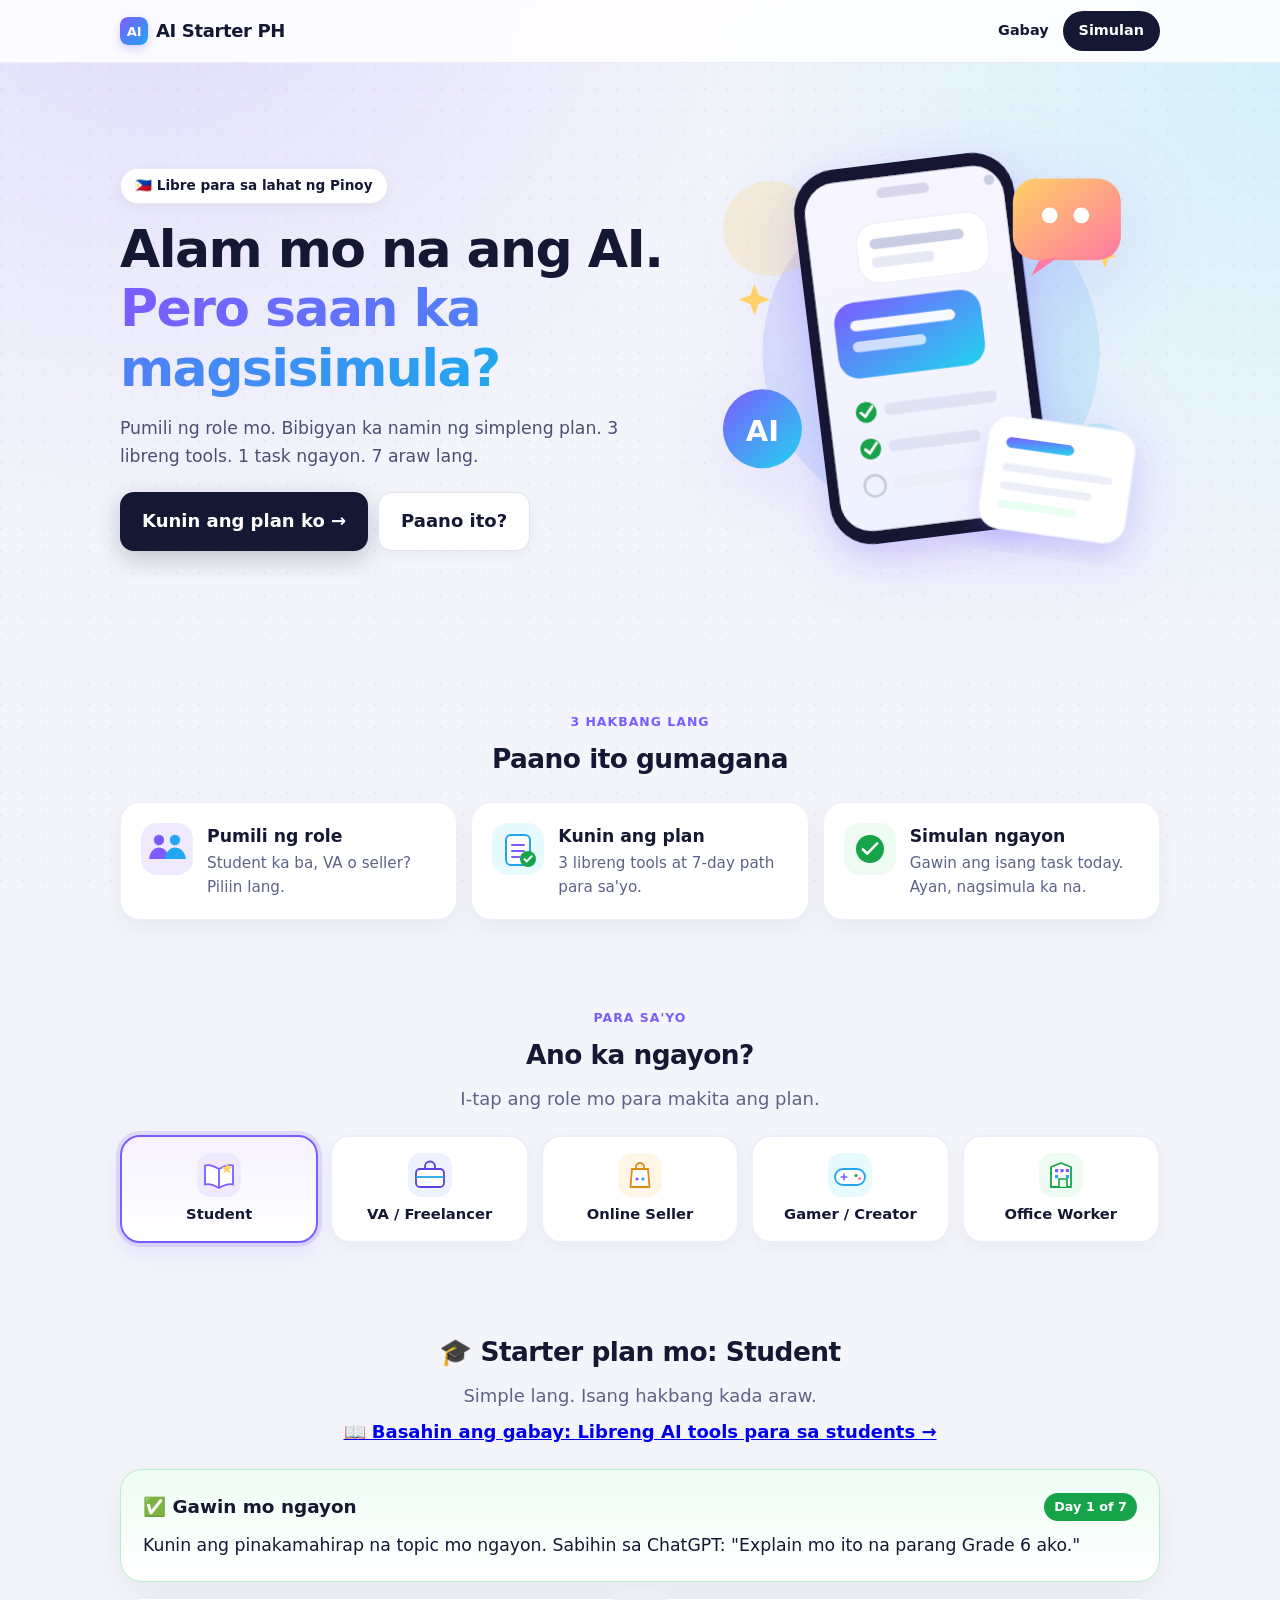
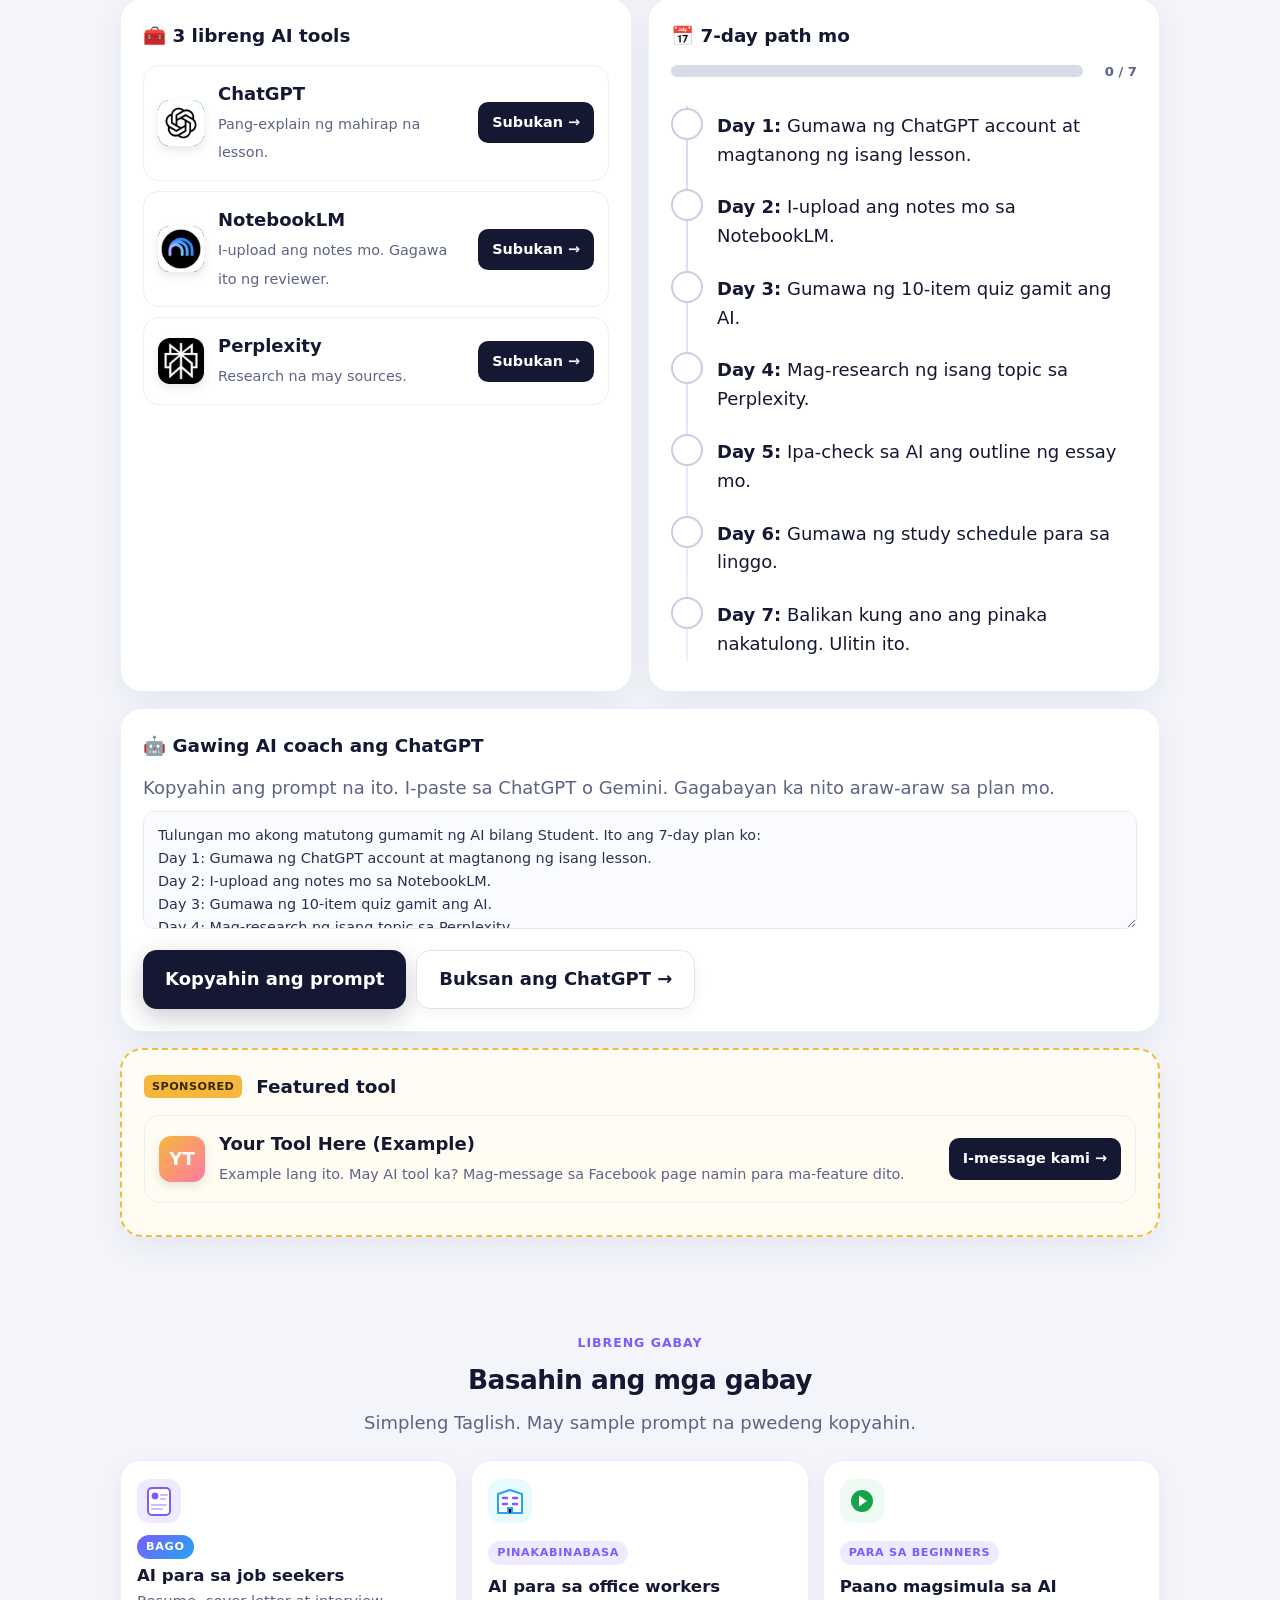
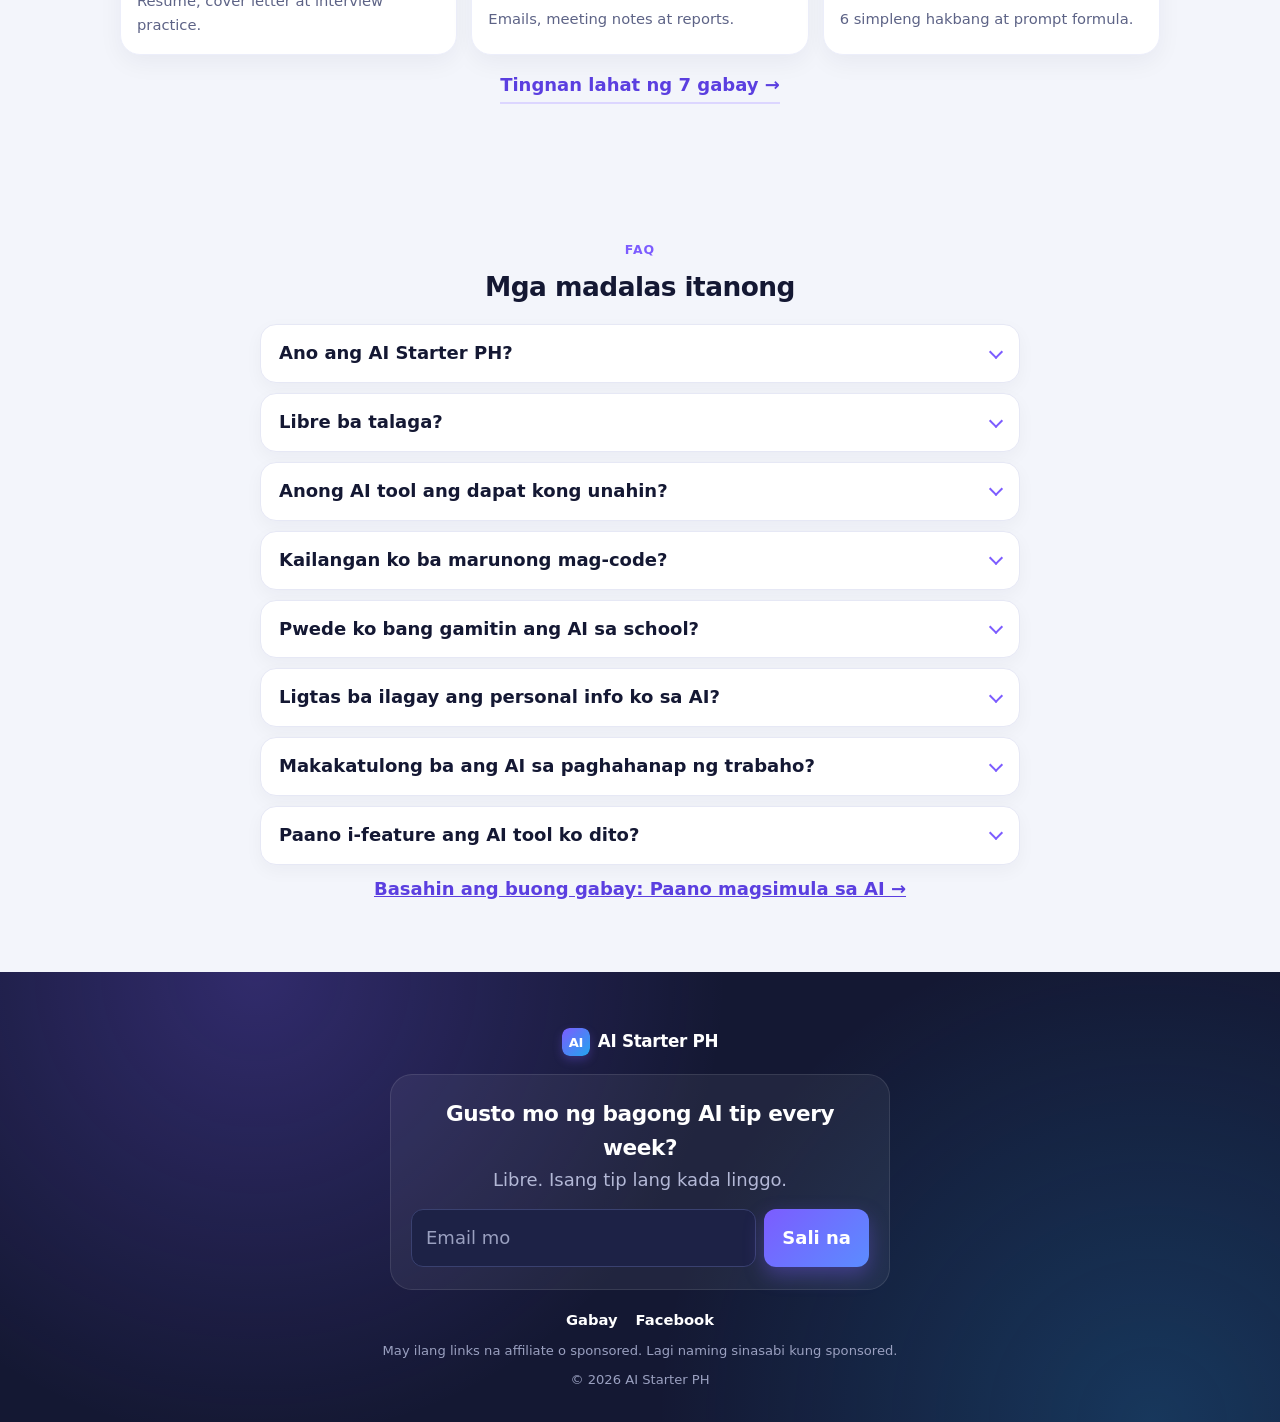
<file: index.html>
<!doctype html>
<html lang="fil">
<head>
  <meta name='impact-site-verification' value='35dbf101-df3f-4153-b70e-8f8ec23f7cdc'>
  <meta name="google-site-verification" content="F5mIMLPcNQtx7oqu5_DsSIM1tSykTh5VUVR_3_AONG0" />
<meta charset="utf-8">
<meta name="viewport" content="width=device-width, initial-scale=1">
<title>AI Starter PH | Libreng AI starter plan para sa Pinoy beginners</title>
<meta name="description" content="Saan magsisimula sa AI? Pumili ng role mo at kunin ang 3 libreng AI tools, 1 task ngayon at 7-day plan. Para sa Pinoy beginners. Libre at Taglish.">
<link rel="canonical" href="https://jecabs67.github.io/ai-starter-ph/">
<meta property="og:locale" content="fil_PH">
<meta property="og:site_name" content="AI Starter PH">
<link rel="icon" href="favicon.svg" type="image/svg+xml">
<link rel="apple-touch-icon" href="apple-touch-icon.png">
<meta property="og:type" content="website">
<meta property="og:title" content="AI Starter PH | Libreng AI starter plan para sa Pinoys">
<meta property="og:description" content="Pumili ng role mo. Kunin ang 3 libreng AI tools, 1 task ngayon at 7-day path.">
<meta property="og:url" content="https://jecabs67.github.io/ai-starter-ph/">
<meta property="og:image" content="https://jecabs67.github.io/ai-starter-ph/og-image.png">
<meta property="og:image:width" content="1200"><meta property="og:image:height" content="630">
<meta name="twitter:card" content="summary_large_image">
<meta name="twitter:title" content="AI Starter PH | Libreng AI starter plan para sa Pinoys">
<meta name="twitter:description" content="Pumili ng role mo. Kunin ang 3 libreng AI tools, 1 task ngayon at 7-day path.">
<meta name="twitter:image" content="https://jecabs67.github.io/ai-starter-ph/og-image.png">
<link rel="stylesheet" href="style.css">
<script type="application/ld+json">[{"@context": "https://schema.org", "@type": "WebSite", "name": "AI Starter PH", "url": "https://jecabs67.github.io/ai-starter-ph/", "inLanguage": "fil", "description": "Libreng AI starter plan para sa mga Pinoy beginners. Pumili ng role at kunin ang 3 libreng AI tools, 1 task ngayon at 7-day plan."}, {"@context": "https://schema.org", "@type": "Organization", "name": "AI Starter PH", "url": "https://jecabs67.github.io/ai-starter-ph/", "logo": "https://jecabs67.github.io/ai-starter-ph/apple-touch-icon.png", "sameAs": ["https://www.facebook.com/profile.php?id=61595449888614"]}, {"@context": "https://schema.org", "@type": "FAQPage", "mainEntity": [{"@type": "Question", "name": "Ano ang AI Starter PH?", "acceptedAnswer": {"@type": "Answer", "text": "Libreng website ito para sa mga Pinoy na alam na ang AI pero hindi alam kung saan magsisimula. Pipili ka ng role mo. Makakakuha ka ng 3 libreng AI tools, 1 task na gagawin ngayon at simpleng 7-day plan."}}, {"@type": "Question", "name": "Libre ba talaga?", "acceptedAnswer": {"@type": "Answer", "text": "Oo. Libre ang site at ang plan. Lahat ng AI tools na nire-recommend namin ay may libreng version."}}, {"@type": "Question", "name": "Anong AI tool ang dapat kong unahin?", "acceptedAnswer": {"@type": "Answer", "text": "Depende sa role mo. Sa students: ChatGPT, NotebookLM at Perplexity. Sa VA o freelancer: ChatGPT, Grammarly at Canva. Sa online seller: ChatGPT, Canva at CapCut. Sa gamer o creator: CapCut, Canva at Gemini. Sa office worker: Gemini, ChatGPT at Grammarly."}}, {"@type": "Question", "name": "Kailangan ko ba marunong mag-code?", "acceptedAnswer": {"@type": "Answer", "text": "Hindi. Magta-type ka lang ng tanong o utos sa AI, parang nagcha-chat ka lang."}}, {"@type": "Question", "name": "Pwede ko bang gamitin ang AI sa school?", "acceptedAnswer": {"@type": "Answer", "text": "Oo, para matuto. Ipa-explain ang mahirap na lesson, gumawa ng quiz o ipa-check ang outline mo. Ikaw pa rin ang magsusulat ng gawa mo. Sundin din ang rules ng school mo tungkol sa AI."}}, {"@type": "Question", "name": "Ligtas ba ilagay ang personal info ko sa AI?", "acceptedAnswer": {"@type": "Answer", "text": "Huwag ilagay ang passwords, bank details, ID numbers o private info ng client. Kung kailangan, palitan muna ng sample na pangalan o numero."}}, {"@type": "Question", "name": "Makakatulong ba ang AI sa paghahanap ng trabaho?", "acceptedAnswer": {"@type": "Answer", "text": "Oo. Gamitin ito para ayusin ang resume at cover letter, gumawa ng JobStreet o LinkedIn summary at mag-practice ng interview. Totoo lang ang ilagay at huwag ibigay ang SSS, TIN o ID numbers mo."}}, {"@type": "Question", "name": "Paano i-feature ang AI tool ko dito?", "acceptedAnswer": {"@type": "Answer", "text": "Mag-message sa amin sa Facebook page ng AI Starter PH. Lahat ng sponsored na tool ay laging may label na \"Sponsored\"."}}]}, {"@context": "https://schema.org", "@type": "HowTo", "name": "Paano magsimula sa AI Starter PH", "description": "Pumili ng role mo at kunin ang 3 libreng AI tools, 1 task ngayon at 7-day plan.", "inLanguage": "fil", "step": [{"@type": "HowToStep", "position": 1, "name": "Pumili ng role", "text": "Student ka ba, VA, seller, gamer o office worker? Piliin lang."}, {"@type": "HowToStep", "position": 2, "name": "Kunin ang plan", "text": "Makakakuha ka ng 3 libreng tools at 7-day path para sa role mo."}, {"@type": "HowToStep", "position": 3, "name": "Simulan ngayon", "text": "Gawin ang isang task today. Ayan, nagsimula ka na."}]}]</script>
</head>
<body>
<div id="sponsor-banner" class="sponsor-banner" hidden><span class="tag">Sponsored</span> <span id="sponsor-text"></span></div>
<a class="skip" href="#roles">Laktawan papunta sa plan</a>
<nav class="nav"><div class="wrap"><span class="logo"><svg class="logo-mark" viewBox="0 0 64 64" width="28" height="28" aria-hidden="true"><defs><linearGradient id="lm-nav" x1="0" y1="0" x2="1" y2="1"><stop offset="0" stop-color="#7c5cff"/><stop offset="1" stop-color="#22a6ee"/></linearGradient></defs><rect width="64" height="64" rx="16" fill="url(#lm-nav)"/><text x="32" y="44" text-anchor="middle" font-family="system-ui,sans-serif" font-weight="800" font-size="30" fill="#fff">AI</text></svg>AI Starter PH</span><span class="nav-links"><a href="gabay/" class="nav-link">Gabay</a><a href="#roles" class="nav-cta">Simulan</a></span></div></nav>
<header class="hero">
  <div class="wrap hero-grid">
    <div class="hero-copy">
      <span class="pill">🇵🇭 Libre para sa lahat ng Pinoy</span>
      <h1>Alam mo na ang AI. <span class="grad">Pero saan ka magsisimula?</span></h1>
      <p class="sub">Pumili ng role mo. Bibigyan ka namin ng simpleng plan. 3 libreng tools. 1 task ngayon. 7 araw lang.</p>
      <div class="hero-btns"><a href="#roles" class="btn">Kunin ang plan ko →</a><a href="#how" class="btn ghost">Paano ito?</a></div>
    </div>
        <div class="hero-art" aria-hidden="true">
      <svg viewBox="0 0 360 340" width="100%" xmlns="http://www.w3.org/2000/svg">
        <defs>
          <linearGradient id="g1" x1="0" y1="0" x2="1" y2="1"><stop offset="0" stop-color="#7c5cff"/><stop offset="1" stop-color="#22d3ee"/></linearGradient>
          <linearGradient id="g2" x1="0" y1="0" x2="1" y2="1"><stop offset="0" stop-color="#ffd166"/><stop offset="1" stop-color="#ff7aa2"/></linearGradient>
          <linearGradient id="screen" x1="0" y1="0" x2="0" y2="1"><stop offset="0" stop-color="#f7f5ff"/><stop offset="1" stop-color="#eef2ff"/></linearGradient>
          <filter id="soft" x="-20%" y="-20%" width="140%" height="140%"><feDropShadow dx="0" dy="10" stdDeviation="10" flood-color="#7c5cff" flood-opacity=".18"/></filter>
        </defs>
        <circle cx="186" cy="168" r="128" fill="url(#g1)" opacity=".16"/>
        <circle cx="64" cy="74" r="36" fill="#ffd166" opacity=".22"/>
        <circle cx="312" cy="250" r="28" fill="#22d3ee" opacity=".2"/>
        <g fill="#ffd166">
          <path d="M52 116l3.2 8.6 8.8 3.2-8.8 3.2L52 140l-3.2-8.8-8.8-3.4 8.8-3.2z"/>
          <path d="M318 86l2.4 6.4 6.6 2.4-6.6 2.4L318 104l-2.4-6.4-6.6-2.4 6.6-2.4z"/>
          <path d="M40 230l2 5.4 5.4 2-5.4 2L40 245l-2-5.6-5.4-2 5.4-2z"/>
        </g>
        <g transform="translate(96 22) rotate(-7 84 150)" filter="url(#soft)">
          <rect x="0" y="0" width="168" height="286" rx="32" fill="#141833"/>
          <rect x="8" y="10" width="152" height="266" rx="24" fill="url(#screen)"/>
          <rect x="64" y="18" width="40" height="8" rx="4" fill="#d8d6ea"/>
          <circle cx="150" cy="22" r="4" fill="#c9cde3"/>
          <rect x="44" y="44" width="100" height="46" rx="16" fill="#fff" stroke="#eceefa"/>
          <rect x="54" y="56" width="72" height="8" rx="4" fill="#c9cde3"/>
          <rect x="54" y="70" width="48" height="8" rx="4" fill="#e6e8f5"/>
          <rect x="20" y="102" width="112" height="58" rx="16" fill="url(#g1)"/>
          <rect x="32" y="116" width="80" height="8" rx="4" fill="#fff" opacity=".95"/>
          <rect x="32" y="132" width="56" height="8" rx="4" fill="#fff" opacity=".7"/>
          <g>
            <circle cx="36" cy="186" r="8" fill="#16a34a"/>
            <path d="M32 186l3 3 6-7" stroke="#fff" stroke-width="2" fill="none" stroke-linecap="round"/>
            <rect x="50" y="181" width="86" height="9" rx="4" fill="#dfe2f3"/>
            <circle cx="36" cy="214" r="8" fill="#16a34a"/>
            <path d="M32 214l3 3 6-7" stroke="#fff" stroke-width="2" fill="none" stroke-linecap="round"/>
            <rect x="50" y="209" width="70" height="9" rx="4" fill="#dfe2f3"/>
            <circle cx="36" cy="242" r="8" fill="none" stroke="#c8cbe0" stroke-width="2"/>
            <rect x="50" y="237" width="78" height="9" rx="4" fill="#eceefa"/>
          </g>
        </g>
        <g transform="translate(248 36)">
          <rect width="82" height="62" rx="18" fill="url(#g2)"/>
          <circle cx="28" cy="28" r="6" fill="#fff"/>
          <circle cx="52" cy="28" r="6" fill="#fff"/>
          <path d="M20 62l-6 12 20-14" fill="#ff7aa2"/>
        </g>
        <g transform="translate(28 196)">
          <circle r="30" cx="30" cy="30" fill="url(#g1)"/>
          <text x="30" y="39" text-anchor="middle" font-size="22" font-weight="800" fill="#fff" font-family="system-ui,sans-serif">AI</text>
        </g>
        <g transform="translate(232 214) rotate(8)" filter="url(#soft)">
          <rect width="112" height="86" rx="16" fill="#fff" stroke="#eceefa"/>
          <rect x="14" y="16" width="52" height="8" rx="4" fill="url(#g1)"/>
          <rect x="14" y="36" width="84" height="6" rx="3" fill="#eceefa"/>
          <rect x="14" y="50" width="70" height="6" rx="3" fill="#eceefa"/>
          <rect x="14" y="64" width="60" height="6" rx="3" fill="#e8fff2"/>
        </g>
      </svg>
    </div>
  </div>
</header>
<main class="wrap">
  <section id="how" class="steps reveal">
    <span class="section-kicker center">3 hakbang lang</span>
    <h2 class="center">Paano ito gumagana</h2>
    <div class="step-grid">
      <div class="step"><svg class="step-icon" viewBox="0 0 52 52" width="52" height="52" aria-hidden="true"><rect width="52" height="52" rx="16" fill="#efeaff"/><circle cx="18" cy="17" r="5.2" fill="#7c5cff"/><path d="M8 36c1.4-8 5.2-11.5 10-11.5S26.6 28 28 36z" fill="#7c5cff"/><circle cx="34" cy="17" r="5.2" fill="#22a6ee"/><path d="M24 36c1.4-8 5.2-11.5 10-11.5S43.6 28 45 36z" fill="#22a6ee"/></svg><h3>Pumili ng role</h3><p>Student ka ba, VA o seller? Piliin lang.</p></div>
      <div class="step"><svg class="step-icon" viewBox="0 0 52 52" width="52" height="52" aria-hidden="true"><rect width="52" height="52" rx="16" fill="#e7fbff"/><rect x="14" y="12" width="24" height="30" rx="5" fill="#fff" stroke="#22a6ee" stroke-width="2"/><path d="M20 22h12M20 28h12M20 34h8" stroke="#7c5cff" stroke-width="2" stroke-linecap="round"/><circle cx="36" cy="36" r="8" fill="#16a34a"/><path d="M32.5 36.2l2.2 2.2 5-5.2" stroke="#fff" stroke-width="2" fill="none" stroke-linecap="round"/></svg><h3>Kunin ang plan</h3><p>3 libreng tools at 7-day path para sa'yo.</p></div>
      <div class="step"><svg class="step-icon" viewBox="0 0 52 52" width="52" height="52" aria-hidden="true"><rect width="52" height="52" rx="16" fill="#eefbf3"/><circle cx="26" cy="26" r="14" fill="#16a34a"/><path d="M19 26.5l4.2 4.2 10-10.4" stroke="#fff" stroke-width="2.6" fill="none" stroke-linecap="round" stroke-linejoin="round"/></svg><h3>Simulan ngayon</h3><p>Gawin ang isang task today. Ayan, nagsimula ka na.</p></div>
    </div>
  </section>
  <section id="roles" class="reveal">
    <span class="section-kicker center">Para sa'yo</span>
    <h2 class="center">Ano ka ngayon?</h2>
    <p class="center muted">I-tap ang role mo para makita ang plan.</p>
    <div class="roles" id="role-list"></div>
  </section>
  <section id="plan" class="reveal" aria-live="polite"></section>
  <section id="gabay" class="guides reveal">
    <span class="section-kicker center">Libreng gabay</span>
    <h2 class="center">Basahin ang mga gabay</h2>
    <p class="center muted">Simpleng Taglish. May sample prompt na pwedeng kopyahin.</p>
    <div class="gcards">
      <a class="gcard" href="gabay/ai-para-sa-job-seekers.html"><svg class="gcard-icon" viewBox="0 0 44 44" width="44" height="44" aria-hidden="true"><rect width="44" height="44" rx="13" fill="#efeaff"/><rect x="11" y="9" width="22" height="27" rx="4" fill="#fff" stroke="#7c5cff" stroke-width="2"/><circle cx="18" cy="17" r="3.4" fill="#7c5cff"/><path d="M24 16h6M24 20h4M15 26h14M15 30h10" stroke="#c9bdff" stroke-width="2" stroke-linecap="round"/></svg><span class="gcard-tag new">Bago</span><b>AI para sa job seekers</b><small>Resume, cover letter at interview practice.</small></a>
      <a class="gcard" href="gabay/ai-para-sa-office-workers.html"><svg class="gcard-icon" viewBox="0 0 44 44" width="44" height="44" aria-hidden="true"><rect width="44" height="44" rx="13" fill="#e7fbff"/><path d="M10 34V15l12-4 12 4v19z" fill="#fff" stroke="#22a6ee" stroke-width="2" stroke-linejoin="round"/><path d="M15 19h4M25 19h4M15 25h4M25 25h4" stroke="#7c5cff" stroke-width="2.4" stroke-linecap="round"/><path d="M20 34v-5h4v5" stroke="#22a6ee" stroke-width="2"/></svg><span class="gcard-tag">Pinakabinabasa</span><b>AI para sa office workers</b><small>Emails, meeting notes at reports.</small></a>
      <a class="gcard" href="gabay/paano-magsimula-sa-ai.html"><svg class="gcard-icon" viewBox="0 0 44 44" width="44" height="44" aria-hidden="true"><rect width="44" height="44" rx="13" fill="#eefbf3"/><circle cx="22" cy="22" r="11" fill="#16a34a"/><path d="M19 16.5l8 5.5-8 5.5z" fill="#fff"/></svg><span class="gcard-tag">Para sa beginners</span><b>Paano magsimula sa AI</b><small>6 simpleng hakbang at prompt formula.</small></a>
    </div>
    <p class="center"><a class="gcards-all" href="gabay/">Tingnan lahat ng 7 gabay →</a></p>
  </section>
  <section id="faq" class="faq reveal">
    <span class="section-kicker center">FAQ</span>
    <h2 class="center">Mga madalas itanong</h2>
    <details><summary>Ano ang AI Starter PH?</summary><p>Libreng website ito para sa mga Pinoy na alam na ang AI pero hindi alam kung saan magsisimula. Pipili ka ng role mo. Makakakuha ka ng 3 libreng AI tools, 1 task na gagawin ngayon at simpleng 7-day plan.</p></details>
    <details><summary>Libre ba talaga?</summary><p>Oo. Libre ang site at ang plan. Lahat ng AI tools na nire-recommend namin ay may libreng version.</p></details>
    <details><summary>Anong AI tool ang dapat kong unahin?</summary><p>Depende sa role mo. Sa students: ChatGPT, NotebookLM at Perplexity. Sa VA o freelancer: ChatGPT, Grammarly at Canva. Sa online seller: ChatGPT, Canva at CapCut. Sa gamer o creator: CapCut, Canva at Gemini. Sa office worker: Gemini, ChatGPT at Grammarly.</p></details>
    <details><summary>Kailangan ko ba marunong mag-code?</summary><p>Hindi. Magta-type ka lang ng tanong o utos sa AI, parang nagcha-chat ka lang.</p></details>
    <details><summary>Pwede ko bang gamitin ang AI sa school?</summary><p>Oo, para matuto. Ipa-explain ang mahirap na lesson, gumawa ng quiz o ipa-check ang outline mo. Ikaw pa rin ang magsusulat ng gawa mo. Sundin din ang rules ng school mo tungkol sa AI.</p></details>
    <details><summary>Ligtas ba ilagay ang personal info ko sa AI?</summary><p>Huwag ilagay ang passwords, bank details, ID numbers o private info ng client. Kung kailangan, palitan muna ng sample na pangalan o numero.</p></details>
    <details><summary>Makakatulong ba ang AI sa paghahanap ng trabaho?</summary><p>Oo. Gamitin ito para ayusin ang resume at cover letter, gumawa ng JobStreet o LinkedIn summary at mag-practice ng interview. Totoo lang ang ilagay at huwag ibigay ang SSS, TIN o ID numbers mo. <a href="gabay/ai-para-sa-job-seekers.html">Basahin ang gabay para sa job seekers</a>.</p></details>
    <details><summary>Paano i-feature ang AI tool ko dito?</summary><p>Mag-message sa amin sa Facebook page ng AI Starter PH. Lahat ng sponsored na tool ay laging may label na "Sponsored".</p></details>
    <p class="center"><a href="gabay/paano-magsimula-sa-ai.html">Basahin ang buong gabay: Paano magsimula sa AI →</a></p>
  </section>
</main>
<footer>
  <div class="wrap">
    <div class="footer-brand"><span class="logo"><svg class="logo-mark" viewBox="0 0 64 64" width="28" height="28" aria-hidden="true"><defs><linearGradient id="lm-foot" x1="0" y1="0" x2="1" y2="1"><stop offset="0" stop-color="#7c5cff"/><stop offset="1" stop-color="#22a6ee"/></linearGradient></defs><rect width="64" height="64" rx="16" fill="url(#lm-foot)"/><text x="32" y="44" text-anchor="middle" font-family="system-ui,sans-serif" font-weight="800" font-size="30" fill="#fff">AI</text></svg>AI Starter PH</span></div>
    <div class="signup">
      <h3>Gusto mo ng bagong AI tip every week?</h3>
      <p class="muted" id="signup-msg">Libre. Isang AI tip lang kada linggo.</p>
      <form id="signup-form" novalidate><input type="email" name="email" placeholder="Email mo" required disabled>
        <input type="text" name="website" class="hp" tabindex="-1" autocomplete="off" aria-hidden="true">
        <button disabled>Sali na</button></form>
    </div>
    <nav class="footer-links"><a href="gabay/">Gabay</a><a href="https://www.facebook.com/profile.php?id=61595449888614">Facebook</a></nav>
    <p class="small">May ilang links na affiliate o sponsored. Lagi naming sinasabi kung sponsored.</p>
    <p class="small">© 2026 AI Starter PH</p>
  </div>
</footer>
<script src="app.js"></script>
<script defer src='https://static.cloudflareinsights.com/beacon.min.js' data-cf-beacon='{"token": "be835ded4e56485288c1e90604e5a01b"}'></script>
</body>
</html>
</file>
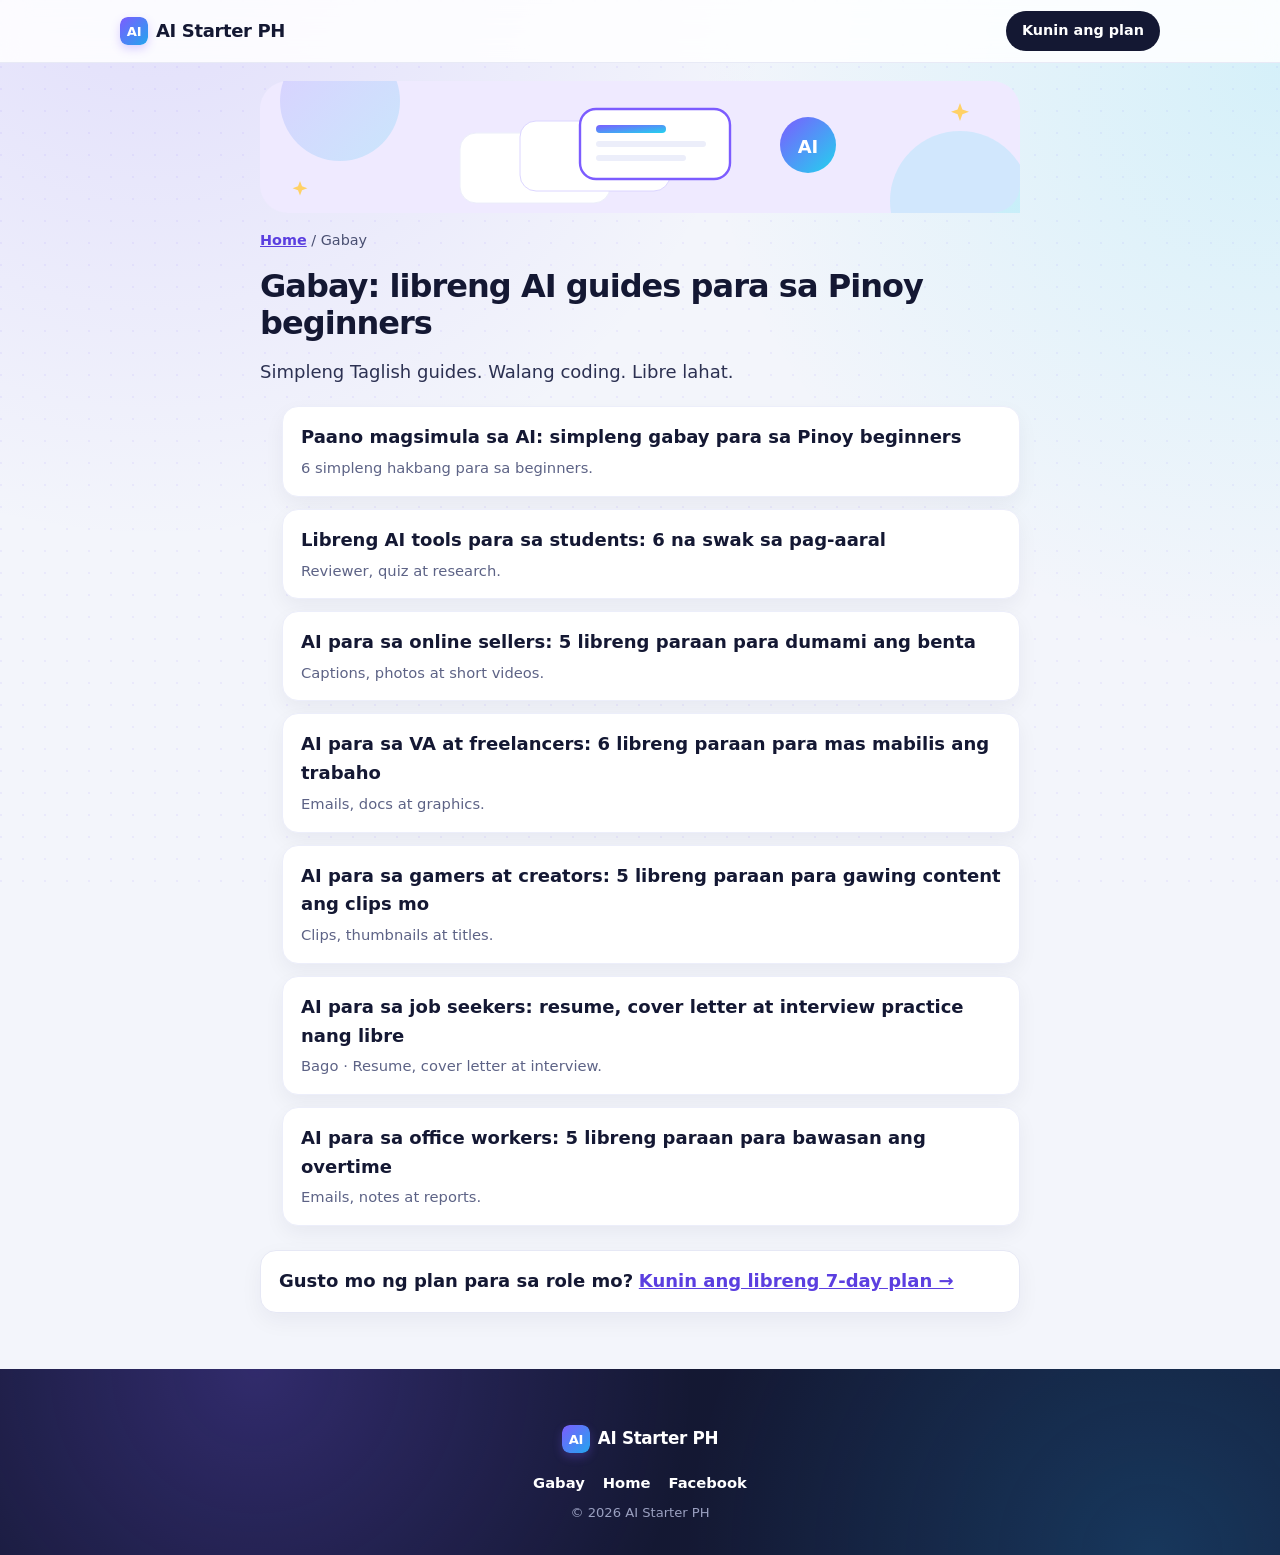
<file: gabay/index.html>
<!doctype html>
<html lang="fil">
<head>
<meta charset="utf-8">
<meta name="viewport" content="width=device-width, initial-scale=1">
<title>Gabay: libreng AI guides para sa Pinoy beginners | AI Starter PH</title>
<meta name="description" content="Lahat ng libreng Taglish AI guides ng AI Starter PH. Simpleng hakbang para sa students, job seekers, freelancers, sellers, creators at office workers.">
<link rel="canonical" href="https://jecabs67.github.io/ai-starter-ph/gabay/">
<link rel="icon" href="../favicon.svg" type="image/svg+xml">
<meta property="og:type" content="website">
<meta property="og:locale" content="fil_PH">
<meta property="og:title" content="Gabay: libreng AI guides para sa Pinoy beginners">
<meta property="og:url" content="https://jecabs67.github.io/ai-starter-ph/gabay/">
<meta property="og:image" content="https://jecabs67.github.io/ai-starter-ph/og-image.png">
<meta property="og:image:width" content="1200">
<meta property="og:image:height" content="630">
<meta property="og:site_name" content="AI Starter PH">
<meta property="og:description" content="Lahat ng libreng Taglish AI guides ng AI Starter PH. Simpleng hakbang para sa students, job seekers, freelancers, sellers, creators at office workers.">
<meta name="twitter:card" content="summary_large_image">
<meta name="twitter:title" content="Gabay: libreng AI guides para sa Pinoy beginners">
<meta name="twitter:description" content="Lahat ng libreng Taglish AI guides ng AI Starter PH. Simpleng hakbang para sa students, job seekers, freelancers, sellers, creators at office workers.">
<meta name="twitter:image" content="https://jecabs67.github.io/ai-starter-ph/og-image.png">
<link rel="apple-touch-icon" href="../apple-touch-icon.png">
<link rel="stylesheet" href="../style.css">
<script type="application/ld+json">{"@context": "https://schema.org", "@type": "CollectionPage", "name": "Gabay: mga AI guide para sa Pinoy beginners", "url": "https://jecabs67.github.io/ai-starter-ph/gabay/", "inLanguage": "fil", "hasPart": [{"@type": "Article", "name": "Paano magsimula sa AI", "url": "https://jecabs67.github.io/ai-starter-ph/gabay/paano-magsimula-sa-ai.html"}, {"@type": "Article", "name": "Libreng AI tools para sa students", "url": "https://jecabs67.github.io/ai-starter-ph/gabay/libreng-ai-tools-para-sa-students.html"}, {"@type": "Article", "name": "AI para sa online sellers", "url": "https://jecabs67.github.io/ai-starter-ph/gabay/ai-para-sa-online-sellers.html"}, {"@type": "Article", "name": "AI para sa VA at freelancers", "url": "https://jecabs67.github.io/ai-starter-ph/gabay/ai-para-sa-va-at-freelancers.html"}, {"@type": "Article", "name": "AI para sa gamers at creators", "url": "https://jecabs67.github.io/ai-starter-ph/gabay/ai-para-sa-gamers-at-creators.html"}, {"@type": "Article", "name": "AI para sa job seekers", "url": "https://jecabs67.github.io/ai-starter-ph/gabay/ai-para-sa-job-seekers.html"}, {"@type": "Article", "name": "AI para sa office workers", "url": "https://jecabs67.github.io/ai-starter-ph/gabay/ai-para-sa-office-workers.html"}]}</script>
</head>
<body>
<a class="skip" href="#guide">Laktawan papunta sa gabay</a>
<nav class="nav"><div class="wrap"><a class="logo" href="../"><svg class="logo-mark" viewBox="0 0 64 64" width="28" height="28" aria-hidden="true"><defs><linearGradient id="lm-nav" x1="0" y1="0" x2="1" y2="1"><stop offset="0" stop-color="#7c5cff"/><stop offset="1" stop-color="#22a6ee"/></linearGradient></defs><rect width="64" height="64" rx="16" fill="url(#lm-nav)"/><text x="32" y="44" text-anchor="middle" font-family="system-ui,sans-serif" font-weight="800" font-size="30" fill="#fff">AI</text></svg>AI Starter PH</a><a href="../#roles" class="nav-cta">Kunin ang plan</a></div></nav>
<div class="guide-banner" aria-hidden="true"><div class="wrap"><div class="guide-banner-art"><svg viewBox="0 0 760 132" width="100%" height="132" xmlns="http://www.w3.org/2000/svg"><defs>
      <linearGradient id="gb1" x1="0" y1="0" x2="1" y2="1"><stop offset="0" stop-color="#7c5cff"/><stop offset="1" stop-color="#22d3ee"/></linearGradient>
      <linearGradient id="gb2" x1="0" y1="0" x2="1" y2="1"><stop offset="0" stop-color="#ffd166"/><stop offset="1" stop-color="#ff7aa2"/></linearGradient>
    </defs>
    <rect width="760" height="132" rx="28" fill="#efeaff"/>
    <circle cx="80" cy="20" r="60" fill="url(#gb1)" opacity=".18"/>
    <circle cx="700" cy="120" r="70" fill="#22d3ee" opacity=".14"/>
    <g fill="#ffd166">
      <path d="M700 22l2.4 6.4 6.6 2.4-6.6 2.4L700 40l-2.4-6.8-6.6-2.4 6.6-2.4z"/>
      <path d="M40 100l2 5.2 5.4 2-5.4 2L40 114.4 38 109.2l-5.4-2 5.4-2z"/>
    </g>
        <g transform="translate(180 28)">
          <rect x="20" y="24" width="150" height="70" rx="16" fill="#fff" stroke="#eceefa"/>
          <rect x="80" y="12" width="150" height="70" rx="16" fill="#fff" stroke="#dcd6ff"/>
          <rect x="140" y="0" width="150" height="70" rx="16" fill="#fff" stroke="#7c5cff" stroke-width="2.4"/>
          <rect x="156" y="16" width="70" height="8" rx="4" fill="url(#gb1)"/>
          <rect x="156" y="32" width="110" height="6" rx="3" fill="#eceefa"/>
          <rect x="156" y="46" width="90" height="6" rx="3" fill="#eceefa"/>
        </g>
        <g transform="translate(520 36)"><circle r="28" cx="28" cy="28" fill="url(#gb1)"/><text x="28" y="36" text-anchor="middle" font-size="18" font-weight="800" fill="#fff" font-family="system-ui,sans-serif">AI</text></g>
      </svg></div></div></div>
<main class="wrap">
<article class="guide reveal" id="guide">
<p class="crumb"><a href="../">Home</a> / Gabay</p>
<h1>Gabay: libreng AI guides para sa Pinoy beginners</h1>
<p>Simpleng Taglish guides. Walang coding. Libre lahat.</p>
<ul class="guide-list">
<li><a href="paano-magsimula-sa-ai.html">Paano magsimula sa AI: simpleng gabay para sa Pinoy beginners<small>6 simpleng hakbang para sa beginners.</small></a></li>
<li><a href="libreng-ai-tools-para-sa-students.html">Libreng AI tools para sa students: 6 na swak sa pag-aaral<small>Reviewer, quiz at research.</small></a></li>
<li><a href="ai-para-sa-online-sellers.html">AI para sa online sellers: 5 libreng paraan para dumami ang benta<small>Captions, photos at short videos.</small></a></li>
<li><a href="ai-para-sa-va-at-freelancers.html">AI para sa VA at freelancers: 6 libreng paraan para mas mabilis ang trabaho<small>Emails, docs at graphics.</small></a></li>
<li><a href="ai-para-sa-gamers-at-creators.html">AI para sa gamers at creators: 5 libreng paraan para gawing content ang clips mo<small>Clips, thumbnails at titles.</small></a></li>
<li><a href="ai-para-sa-job-seekers.html">AI para sa job seekers: resume, cover letter at interview practice nang libre<small>Bago · Resume, cover letter at interview.</small></a></li>
<li><a href="ai-para-sa-office-workers.html">AI para sa office workers: 5 libreng paraan para bawasan ang overtime<small>Emails, notes at reports.</small></a></li>
</ul>
<div class="box"><b>Gusto mo ng plan para sa role mo?</b> <a href="../#roles">Kunin ang libreng 7-day plan →</a></div>
</article>
</main>
<footer>
  <div class="wrap">
    <div class="footer-brand"><a class="logo" href="../"><svg class="logo-mark" viewBox="0 0 64 64" width="28" height="28" aria-hidden="true"><defs><linearGradient id="lm-foot" x1="0" y1="0" x2="1" y2="1"><stop offset="0" stop-color="#7c5cff"/><stop offset="1" stop-color="#22a6ee"/></linearGradient></defs><rect width="64" height="64" rx="16" fill="url(#lm-foot)"/><text x="32" y="44" text-anchor="middle" font-family="system-ui,sans-serif" font-weight="800" font-size="30" fill="#fff">AI</text></svg>AI Starter PH</a></div>
    <nav class="footer-links"><a href="./">Gabay</a><a href="../">Home</a><a href="https://www.facebook.com/profile.php?id=61595449888614">Facebook</a></nav>
    <p class="small">© 2026 AI Starter PH</p>
  </div>
</footer>
<script>
(function(){var els=document.querySelectorAll(".reveal");if(!els.length)return;var reduce=false;try{reduce=window.matchMedia&&window.matchMedia("(prefers-reduced-motion: reduce)").matches;}catch(e){}if(reduce||typeof IntersectionObserver!=="function"){for(var i=0;i<els.length;i++)els[i].classList.add("on");return;}var io=new IntersectionObserver(function(entries){entries.forEach(function(e){if(e.isIntersecting){e.target.classList.add("on");io.unobserve(e.target);}});},{threshold:0.12,rootMargin:"0px 0px -24px 0px"});for(var i=0;i<els.length;i++)io.observe(els[i]);})();
</script>
<script defer src='https://static.cloudflareinsights.com/beacon.min.js' data-cf-beacon='{"token": "be835ded4e56485288c1e90604e5a01b"}'></script>
</body>
</html>
</file>
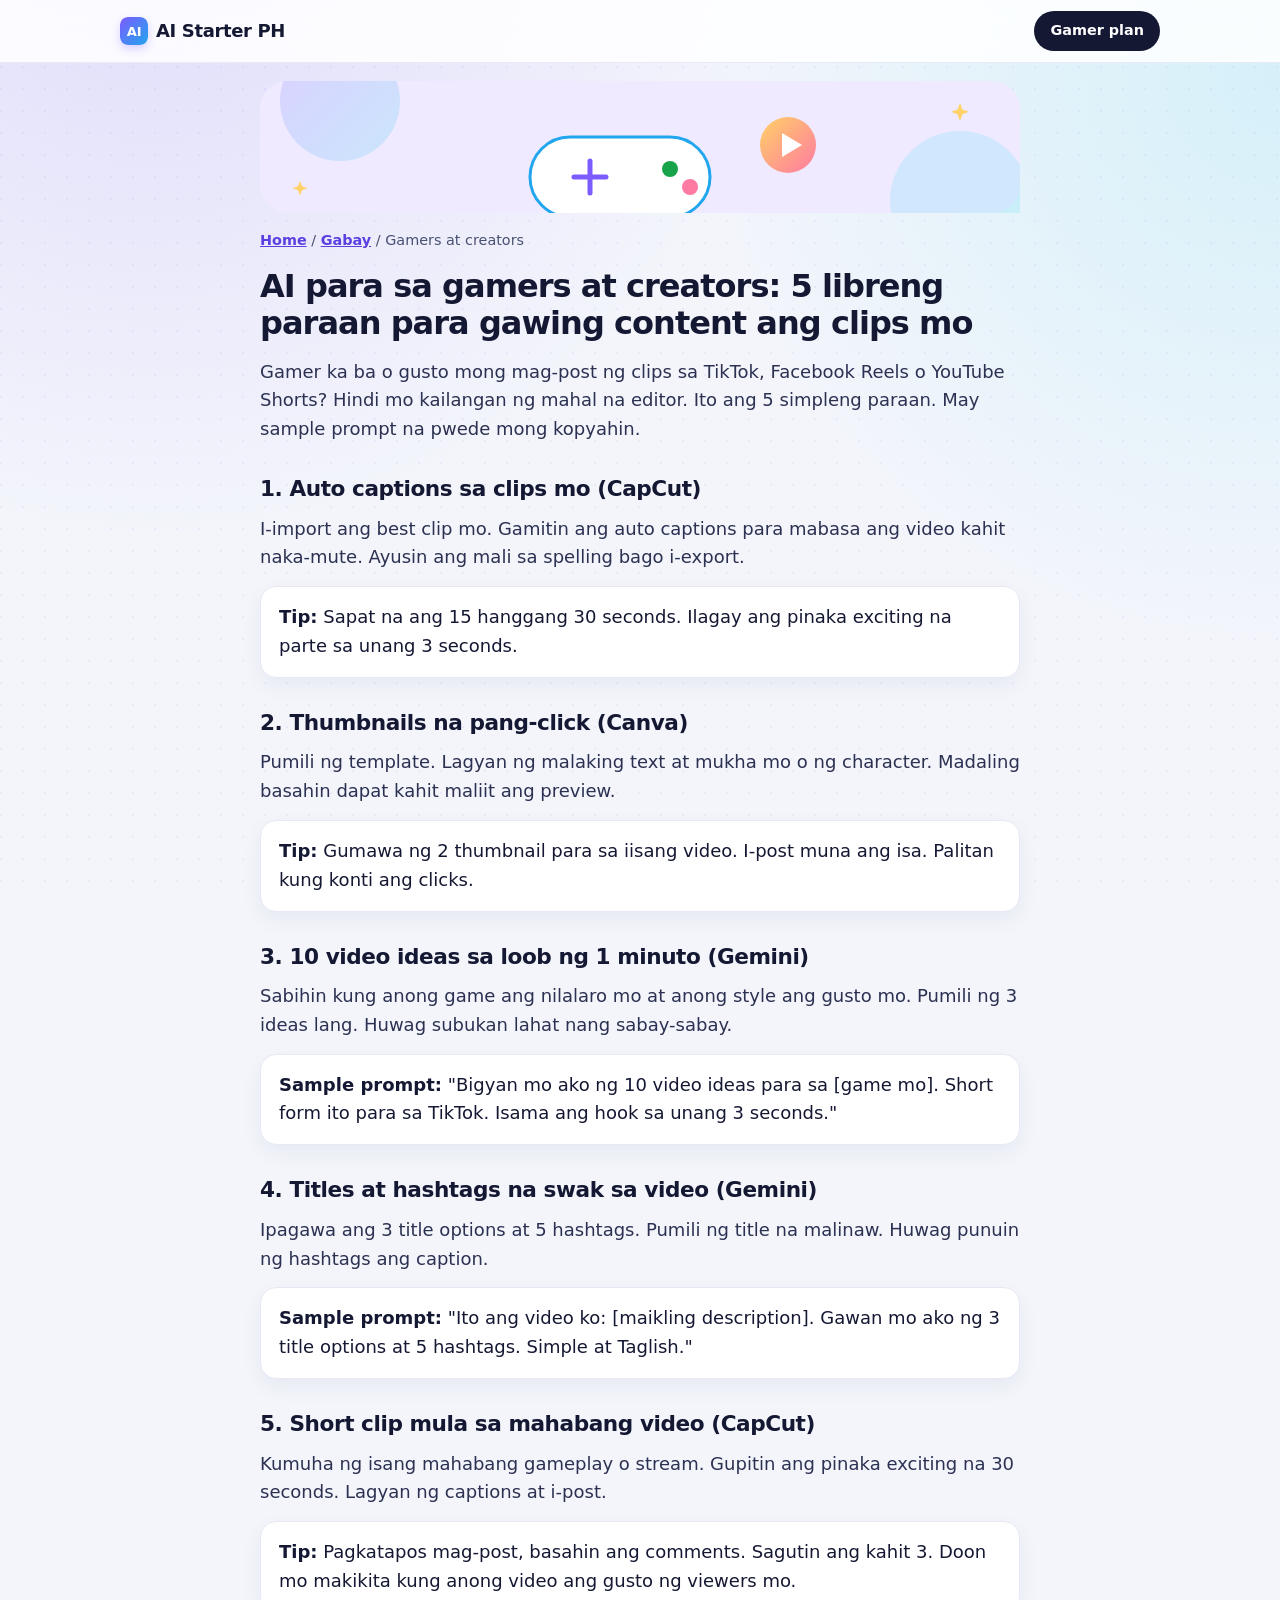
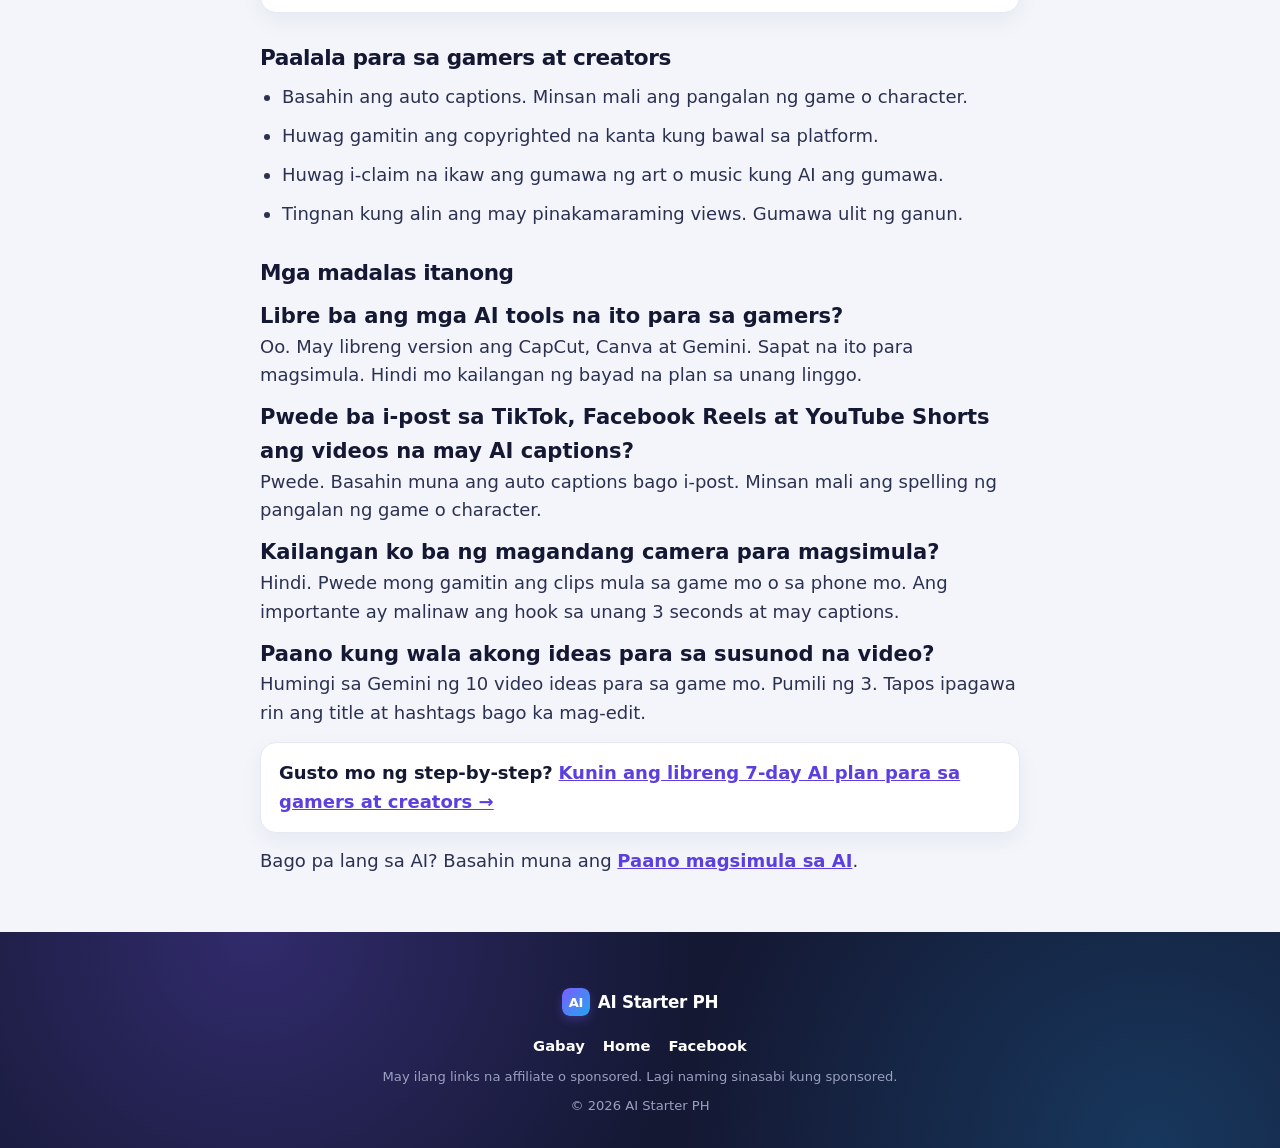
<file: gabay/ai-para-sa-gamers-at-creators.html>
<!doctype html>
<html lang="fil">
<head>
<meta charset="utf-8">
<meta name="viewport" content="width=device-width, initial-scale=1">
<title>AI para sa gamers at creators: 5 libreng paraan para gawing content ang clips mo | AI Starter PH</title>
<meta name="description" content="Simpleng Taglish gabay para sa Pinoy gamers at content creators. Libreng AI para sa auto captions, thumbnails, video ideas, titles at short clips.">
<link rel="canonical" href="https://jecabs67.github.io/ai-starter-ph/gabay/ai-para-sa-gamers-at-creators.html">
<link rel="icon" href="../favicon.svg" type="image/svg+xml">
<link rel="apple-touch-icon" href="../apple-touch-icon.png">
<meta property="og:type" content="article">
<meta property="og:locale" content="fil_PH">
<meta property="og:site_name" content="AI Starter PH">
<meta property="og:title" content="AI para sa gamers at creators: 5 libreng paraan para gawing content ang clips mo">
<meta property="og:description" content="Simpleng Taglish gabay para sa Pinoy gamers at content creators. Libreng AI para sa auto captions, thumbnails, video ideas, titles at short clips.">
<meta property="og:url" content="https://jecabs67.github.io/ai-starter-ph/gabay/ai-para-sa-gamers-at-creators.html">
<meta property="og:image" content="https://jecabs67.github.io/ai-starter-ph/og-image.png">
<meta property="og:image:width" content="1200">
<meta property="og:image:height" content="630">
<meta name="twitter:card" content="summary_large_image">
<meta name="twitter:title" content="AI para sa gamers at creators: 5 libreng paraan para gawing content ang clips mo">
<meta name="twitter:description" content="Simpleng Taglish gabay para sa Pinoy gamers at content creators. Libreng AI para sa auto captions, thumbnails, video ideas, titles at short clips.">
<meta name="twitter:image" content="https://jecabs67.github.io/ai-starter-ph/og-image.png">
<link rel="stylesheet" href="../style.css">
<script type="application/ld+json">[{"@context":"https://schema.org","@type":"Article","headline":"AI para sa gamers at creators: 5 libreng paraan para gawing content ang clips mo","description":"Simpleng Taglish gabay para sa Pinoy gamers at content creators. Libreng AI para sa auto captions, thumbnails, video ideas, titles at short clips.","inLanguage":"fil","datePublished":"2026-11-12","dateModified":"2026-11-12","mainEntityOfPage":"https://jecabs67.github.io/ai-starter-ph/gabay/ai-para-sa-gamers-at-creators.html","author":{"@type":"Organization","name":"AI Starter PH","url":"https://jecabs67.github.io/ai-starter-ph/"},"publisher":{"@type":"Organization","name":"AI Starter PH","logo":{"@type":"ImageObject","url":"https://jecabs67.github.io/ai-starter-ph/apple-touch-icon.png"}},"image":"https://jecabs67.github.io/ai-starter-ph/og-image.png"},{"@context":"https://schema.org","@type":"BreadcrumbList","itemListElement":[{"@type":"ListItem","position":1,"name":"AI Starter PH","item":"https://jecabs67.github.io/ai-starter-ph/"},{"@type":"ListItem","position":2,"name":"Gabay","item":"https://jecabs67.github.io/ai-starter-ph/gabay/"},{"@type":"ListItem","position":3,"name":"AI para sa gamers at creators","item":"https://jecabs67.github.io/ai-starter-ph/gabay/ai-para-sa-gamers-at-creators.html"}]},{"@context":"https://schema.org","@type":"FAQPage","mainEntity":[{"@type":"Question","name":"Libre ba ang mga AI tools na ito para sa gamers?","acceptedAnswer":{"@type":"Answer","text":"Oo. May libreng version ang CapCut, Canva at Gemini. Sapat na ito para magsimula. Hindi mo kailangan ng bayad na plan sa unang linggo."}},{"@type":"Question","name":"Pwede ba i-post sa TikTok, Facebook Reels at YouTube Shorts ang videos na may AI captions?","acceptedAnswer":{"@type":"Answer","text":"Pwede. Basahin muna ang auto captions bago i-post. Minsan mali ang spelling ng pangalan ng game o character."}},{"@type":"Question","name":"Kailangan ko ba ng magandang camera para magsimula?","acceptedAnswer":{"@type":"Answer","text":"Hindi. Pwede mong gamitin ang clips mula sa game mo o sa phone mo. Ang importante ay malinaw ang hook sa unang 3 seconds at may captions."}},{"@type":"Question","name":"Paano kung wala akong ideas para sa susunod na video?","acceptedAnswer":{"@type":"Answer","text":"Humingi sa Gemini ng 10 video ideas para sa game mo. Pumili ng 3. Tapos ipagawa rin ang title at hashtags bago ka mag-edit."}}]}]</script>
</head>
<body>
<a class="skip" href="#guide">Laktawan papunta sa gabay</a>
<nav class="nav"><div class="wrap"><a class="logo" href="../"><svg class="logo-mark" viewBox="0 0 64 64" width="28" height="28" aria-hidden="true"><defs><linearGradient id="lm-nav" x1="0" y1="0" x2="1" y2="1"><stop offset="0" stop-color="#7c5cff"/><stop offset="1" stop-color="#22a6ee"/></linearGradient></defs><rect width="64" height="64" rx="16" fill="url(#lm-nav)"/><text x="32" y="44" text-anchor="middle" font-family="system-ui,sans-serif" font-weight="800" font-size="30" fill="#fff">AI</text></svg>AI Starter PH</a><a href="../?role=gamer" class="nav-cta">Gamer plan</a></div></nav>
<div class="guide-banner" aria-hidden="true"><div class="wrap"><div class="guide-banner-art"><svg viewBox="0 0 760 132" width="100%" height="132" xmlns="http://www.w3.org/2000/svg"><defs>
      <linearGradient id="gb1" x1="0" y1="0" x2="1" y2="1"><stop offset="0" stop-color="#7c5cff"/><stop offset="1" stop-color="#22d3ee"/></linearGradient>
      <linearGradient id="gb2" x1="0" y1="0" x2="1" y2="1"><stop offset="0" stop-color="#ffd166"/><stop offset="1" stop-color="#ff7aa2"/></linearGradient>
    </defs>
    <rect width="760" height="132" rx="28" fill="#efeaff"/>
    <circle cx="80" cy="20" r="60" fill="url(#gb1)" opacity=".18"/>
    <circle cx="700" cy="120" r="70" fill="#22d3ee" opacity=".14"/>
    <g fill="#ffd166">
      <path d="M700 22l2.4 6.4 6.6 2.4-6.6 2.4L700 40l-2.4-6.8-6.6-2.4 6.6-2.4z"/>
      <path d="M40 100l2 5.2 5.4 2-5.4 2L40 114.4 38 109.2l-5.4-2 5.4-2z"/>
    </g>
        <g transform="translate(250 36)">
          <rect x="20" y="20" width="180" height="80" rx="40" fill="#fff" stroke="#22a6ee" stroke-width="3"/>
          <path d="M80 44v32M64 60h32" stroke="#7c5cff" stroke-width="5" stroke-linecap="round"/>
          <circle cx="160" cy="52" r="8" fill="#16a34a"/>
          <circle cx="180" cy="70" r="8" fill="#ff7aa2"/>
        </g>
        <g transform="translate(500 36)"><circle r="28" cx="28" cy="28" fill="url(#gb2)"/><path d="M22 16l20 12-20 12z" fill="#fff"/></g>
      </svg></div></div></div>
<main class="wrap">
<article class="guide reveal" id="guide">
<p class="crumb"><a href="../">Home</a> / <a href="./">Gabay</a> / Gamers at creators</p>
<h1>AI para sa gamers at creators: 5 libreng paraan para gawing content ang clips mo</h1>
<p>Gamer ka ba o gusto mong mag-post ng clips sa TikTok, Facebook Reels o YouTube Shorts? Hindi mo kailangan ng mahal na editor. Ito ang 5 simpleng paraan. May sample prompt na pwede mong kopyahin.</p>

<h2>1. Auto captions sa clips mo (CapCut)</h2>
<p>I-import ang best clip mo. Gamitin ang auto captions para mabasa ang video kahit naka-mute. Ayusin ang mali sa spelling bago i-export.</p>
<div class="box"><b>Tip:</b> Sapat na ang 15 hanggang 30 seconds. Ilagay ang pinaka exciting na parte sa unang 3 seconds.</div>

<h2>2. Thumbnails na pang-click (Canva)</h2>
<p>Pumili ng template. Lagyan ng malaking text at mukha mo o ng character. Madaling basahin dapat kahit maliit ang preview.</p>
<div class="box"><b>Tip:</b> Gumawa ng 2 thumbnail para sa iisang video. I-post muna ang isa. Palitan kung konti ang clicks.</div>

<h2>3. 10 video ideas sa loob ng 1 minuto (Gemini)</h2>
<p>Sabihin kung anong game ang nilalaro mo at anong style ang gusto mo. Pumili ng 3 ideas lang. Huwag subukan lahat nang sabay-sabay.</p>
<div class="box"><b>Sample prompt:</b> "Bigyan mo ako ng 10 video ideas para sa [game mo]. Short form ito para sa TikTok. Isama ang hook sa unang 3 seconds."</div>

<h2>4. Titles at hashtags na swak sa video (Gemini)</h2>
<p>Ipagawa ang 3 title options at 5 hashtags. Pumili ng title na malinaw. Huwag punuin ng hashtags ang caption.</p>
<div class="box"><b>Sample prompt:</b> "Ito ang video ko: [maikling description]. Gawan mo ako ng 3 title options at 5 hashtags. Simple at Taglish."</div>

<h2>5. Short clip mula sa mahabang video (CapCut)</h2>
<p>Kumuha ng isang mahabang gameplay o stream. Gupitin ang pinaka exciting na 30 seconds. Lagyan ng captions at i-post.</p>
<div class="box"><b>Tip:</b> Pagkatapos mag-post, basahin ang comments. Sagutin ang kahit 3. Doon mo makikita kung anong video ang gusto ng viewers mo.</div>

<h2>Paalala para sa gamers at creators</h2>
<ul>
<li>Basahin ang auto captions. Minsan mali ang pangalan ng game o character.</li>
<li>Huwag gamitin ang copyrighted na kanta kung bawal sa platform.</li>
<li>Huwag i-claim na ikaw ang gumawa ng art o music kung AI ang gumawa.</li>
<li>Tingnan kung alin ang may pinakamaraming views. Gumawa ulit ng ganun.</li>
</ul>

<h2>Mga madalas itanong</h2>
<h3>Libre ba ang mga AI tools na ito para sa gamers?</h3>
<p>Oo. May libreng version ang CapCut, Canva at Gemini. Sapat na ito para magsimula. Hindi mo kailangan ng bayad na plan sa unang linggo.</p>
<h3>Pwede ba i-post sa TikTok, Facebook Reels at YouTube Shorts ang videos na may AI captions?</h3>
<p>Pwede. Basahin muna ang auto captions bago i-post. Minsan mali ang spelling ng pangalan ng game o character.</p>
<h3>Kailangan ko ba ng magandang camera para magsimula?</h3>
<p>Hindi. Pwede mong gamitin ang clips mula sa game mo o sa phone mo. Ang importante ay malinaw ang hook sa unang 3 seconds at may captions.</p>
<h3>Paano kung wala akong ideas para sa susunod na video?</h3>
<p>Humingi sa Gemini ng 10 video ideas para sa game mo. Pumili ng 3. Tapos ipagawa rin ang title at hashtags bago ka mag-edit.</p>

<div class="box"><b>Gusto mo ng step-by-step?</b> <a href="../?role=gamer">Kunin ang libreng 7-day AI plan para sa gamers at creators →</a></div>
<p>Bago pa lang sa AI? Basahin muna ang <a href="paano-magsimula-sa-ai.html">Paano magsimula sa AI</a>.</p>
</article>
</main>
<footer>
  <div class="wrap">
    <div class="footer-brand"><a class="logo" href="../"><svg class="logo-mark" viewBox="0 0 64 64" width="28" height="28" aria-hidden="true"><defs><linearGradient id="lm-foot" x1="0" y1="0" x2="1" y2="1"><stop offset="0" stop-color="#7c5cff"/><stop offset="1" stop-color="#22a6ee"/></linearGradient></defs><rect width="64" height="64" rx="16" fill="url(#lm-foot)"/><text x="32" y="44" text-anchor="middle" font-family="system-ui,sans-serif" font-weight="800" font-size="30" fill="#fff">AI</text></svg>AI Starter PH</a></div>
    <nav class="footer-links"><a href="./">Gabay</a><a href="../">Home</a><a href="https://www.facebook.com/profile.php?id=61595449888614">Facebook</a></nav>
    <p class="small">May ilang links na affiliate o sponsored. Lagi naming sinasabi kung sponsored.</p><p class="small">© 2026 AI Starter PH</p>
  </div>
</footer>
<script>
(function(){var els=document.querySelectorAll(".reveal");if(!els.length)return;var reduce=false;try{reduce=window.matchMedia&&window.matchMedia("(prefers-reduced-motion: reduce)").matches;}catch(e){}if(reduce||typeof IntersectionObserver!=="function"){for(var i=0;i<els.length;i++)els[i].classList.add("on");return;}var io=new IntersectionObserver(function(entries){entries.forEach(function(e){if(e.isIntersecting){e.target.classList.add("on");io.unobserve(e.target);}});},{threshold:0.12,rootMargin:"0px 0px -24px 0px"});for(var i=0;i<els.length;i++)io.observe(els[i]);})();
</script>
<script defer src='https://static.cloudflareinsights.com/beacon.min.js' data-cf-beacon='{"token": "be835ded4e56485288c1e90604e5a01b"}'></script>
</body>
</html>
</file>
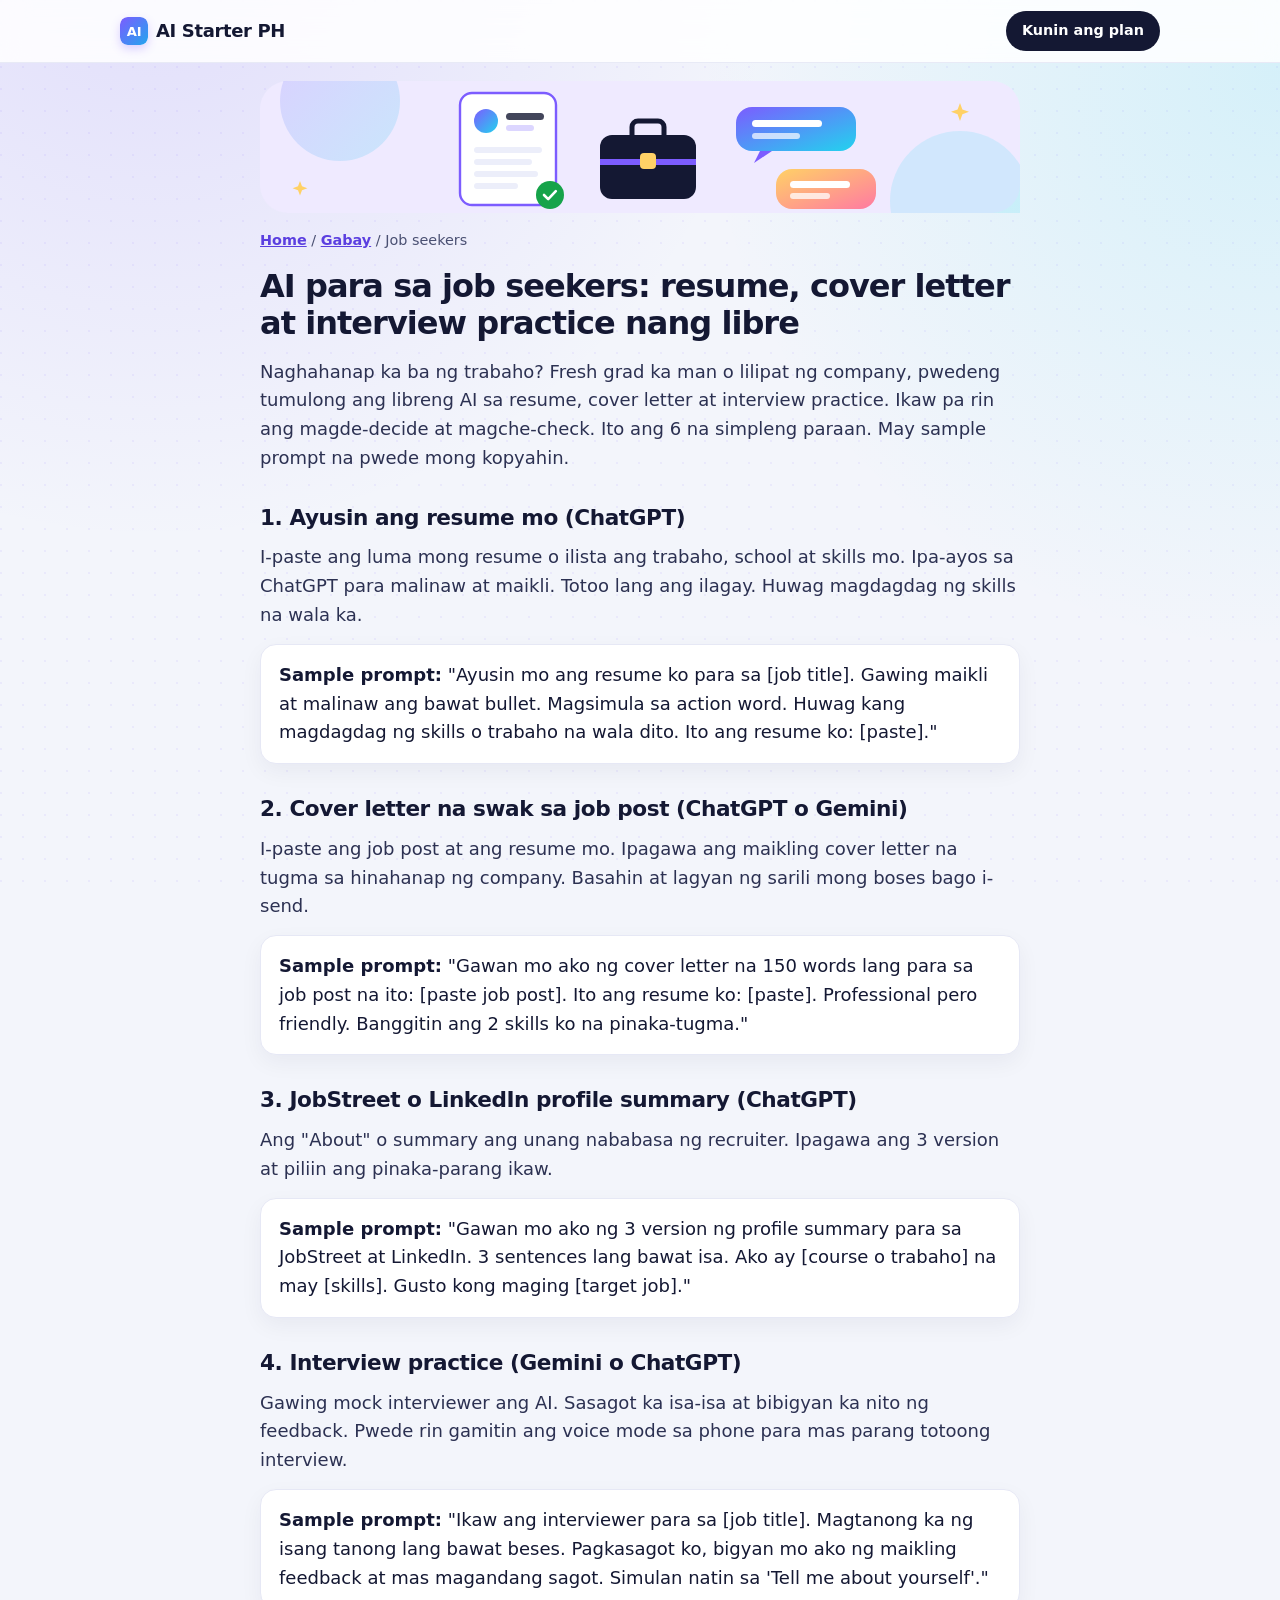
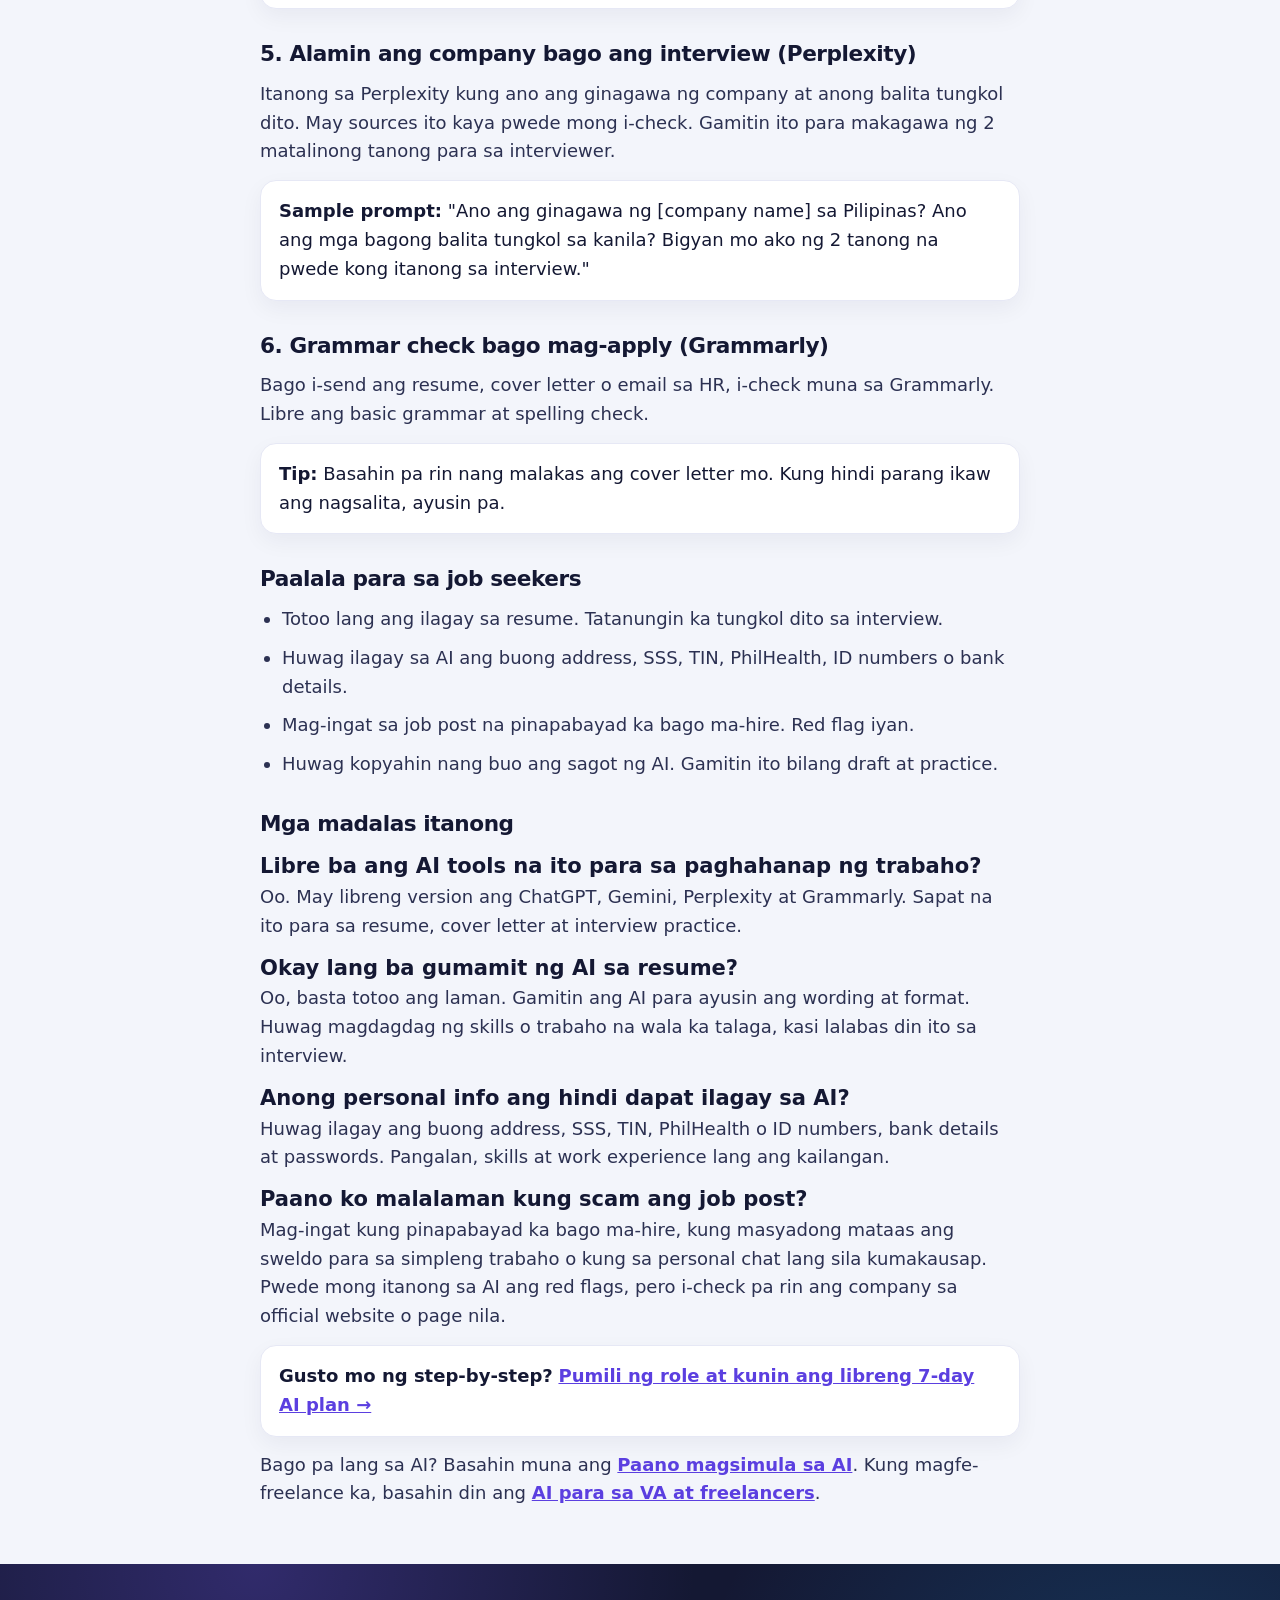
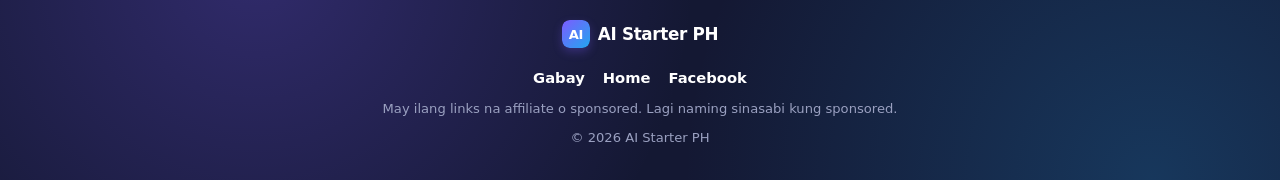
<file: gabay/ai-para-sa-job-seekers.html>
<!doctype html>
<html lang="fil">
<head>
<meta charset="utf-8">
<meta name="viewport" content="width=device-width, initial-scale=1">
<title>AI para sa job seekers: resume, cover letter at interview practice nang libre | AI Starter PH</title>
<meta name="description" content="Simpleng Taglish gabay para sa Pinoy job seekers. Libreng AI para sa resume, cover letter, JobStreet at LinkedIn profile, interview practice at company research.">
<link rel="canonical" href="https://jecabs67.github.io/ai-starter-ph/gabay/ai-para-sa-job-seekers.html">
<link rel="icon" href="../favicon.svg" type="image/svg+xml">
<link rel="apple-touch-icon" href="../apple-touch-icon.png">
<meta property="og:type" content="article">
<meta property="og:locale" content="fil_PH">
<meta property="og:site_name" content="AI Starter PH">
<meta property="og:title" content="AI para sa job seekers: resume, cover letter at interview practice nang libre">
<meta property="og:description" content="Simpleng Taglish gabay para sa Pinoy job seekers. Libreng AI para sa resume, cover letter, JobStreet at LinkedIn profile, interview practice at company research.">
<meta property="og:url" content="https://jecabs67.github.io/ai-starter-ph/gabay/ai-para-sa-job-seekers.html">
<meta property="og:image" content="https://jecabs67.github.io/ai-starter-ph/og-image.png">
<meta property="og:image:width" content="1200">
<meta property="og:image:height" content="630">
<meta name="twitter:card" content="summary_large_image">
<meta name="twitter:title" content="AI para sa job seekers: resume, cover letter at interview practice nang libre">
<meta name="twitter:description" content="Simpleng Taglish gabay para sa Pinoy job seekers. Libreng AI para sa resume, cover letter, JobStreet at LinkedIn profile, interview practice at company research.">
<meta name="twitter:image" content="https://jecabs67.github.io/ai-starter-ph/og-image.png">
<link rel="stylesheet" href="../style.css">
<script type="application/ld+json">[{"@context":"https://schema.org","@type":"Article","headline":"AI para sa job seekers: resume, cover letter at interview practice nang libre","description":"Simpleng Taglish gabay para sa Pinoy job seekers. Libreng AI para sa resume, cover letter, JobStreet at LinkedIn profile, interview practice at company research.","inLanguage":"fil","datePublished":"2026-11-16","dateModified":"2026-11-16","mainEntityOfPage":"https://jecabs67.github.io/ai-starter-ph/gabay/ai-para-sa-job-seekers.html","author":{"@type":"Organization","name":"AI Starter PH","url":"https://jecabs67.github.io/ai-starter-ph/"},"publisher":{"@type":"Organization","name":"AI Starter PH","logo":{"@type":"ImageObject","url":"https://jecabs67.github.io/ai-starter-ph/apple-touch-icon.png"}},"image":"https://jecabs67.github.io/ai-starter-ph/og-image.png"},{"@context":"https://schema.org","@type":"BreadcrumbList","itemListElement":[{"@type":"ListItem","position":1,"name":"AI Starter PH","item":"https://jecabs67.github.io/ai-starter-ph/"},{"@type":"ListItem","position":2,"name":"Gabay","item":"https://jecabs67.github.io/ai-starter-ph/gabay/"},{"@type":"ListItem","position":3,"name":"AI para sa job seekers","item":"https://jecabs67.github.io/ai-starter-ph/gabay/ai-para-sa-job-seekers.html"}]},{"@context":"https://schema.org","@type":"FAQPage","mainEntity":[{"@type":"Question","name":"Libre ba ang AI tools na ito para sa paghahanap ng trabaho?","acceptedAnswer":{"@type":"Answer","text":"Oo. May libreng version ang ChatGPT, Gemini, Perplexity at Grammarly. Sapat na ito para sa resume, cover letter at interview practice."}},{"@type":"Question","name":"Okay lang ba gumamit ng AI sa resume?","acceptedAnswer":{"@type":"Answer","text":"Oo, basta totoo ang laman. Gamitin ang AI para ayusin ang wording at format. Huwag magdagdag ng skills o trabaho na wala ka talaga, kasi lalabas din ito sa interview."}},{"@type":"Question","name":"Anong personal info ang hindi dapat ilagay sa AI?","acceptedAnswer":{"@type":"Answer","text":"Huwag ilagay ang buong address, SSS, TIN, PhilHealth o ID numbers, bank details at passwords. Pangalan, skills at work experience lang ang kailangan."}},{"@type":"Question","name":"Paano ko malalaman kung scam ang job post?","acceptedAnswer":{"@type":"Answer","text":"Mag-ingat kung pinapabayad ka bago ma-hire, kung masyadong mataas ang sweldo para sa simpleng trabaho o kung sa personal chat lang sila kumakausap. Pwede mong itanong sa AI ang red flags, pero i-check pa rin ang company sa official website o page nila."}}]}]</script>
</head>
<body>

<a class="skip" href="#guide">Laktawan papunta sa gabay</a>
<nav class="nav"><div class="wrap"><a class="logo" href="../"><svg class="logo-mark" viewBox="0 0 64 64" width="28" height="28" aria-hidden="true"><defs><linearGradient id="lm-nav" x1="0" y1="0" x2="1" y2="1"><stop offset="0" stop-color="#7c5cff"/><stop offset="1" stop-color="#22a6ee"/></linearGradient></defs><rect width="64" height="64" rx="16" fill="url(#lm-nav)"/><text x="32" y="44" text-anchor="middle" font-family="system-ui,sans-serif" font-weight="800" font-size="30" fill="#fff">AI</text></svg>AI Starter PH</a><a href="../#roles" class="nav-cta">Kunin ang plan</a></div></nav>
<div class="guide-banner" aria-hidden="true"><div class="wrap"><div class="guide-banner-art"><svg viewBox="0 0 760 132" width="100%" height="132" xmlns="http://www.w3.org/2000/svg"><defs>
      <linearGradient id="gb1" x1="0" y1="0" x2="1" y2="1"><stop offset="0" stop-color="#7c5cff"/><stop offset="1" stop-color="#22d3ee"/></linearGradient>
      <linearGradient id="gb2" x1="0" y1="0" x2="1" y2="1"><stop offset="0" stop-color="#ffd166"/><stop offset="1" stop-color="#ff7aa2"/></linearGradient>
    </defs>
    <rect width="760" height="132" rx="28" fill="#efeaff"/>
    <circle cx="80" cy="20" r="60" fill="url(#gb1)" opacity=".18"/>
    <circle cx="700" cy="120" r="70" fill="#22d3ee" opacity=".14"/>
    <g fill="#ffd166">
      <path d="M700 22l2.4 6.4 6.6 2.4-6.6 2.4L700 40l-2.4-6.8-6.6-2.4 6.6-2.4z"/>
      <path d="M40 100l2 5.2 5.4 2-5.4 2L40 114.4 38 109.2l-5.4-2 5.4-2z"/>
    </g>
        <g transform="translate(200 12)">
          <rect x="0" y="0" width="96" height="112" rx="12" fill="#fff" stroke="#7c5cff" stroke-width="2.4"/>
          <circle cx="26" cy="28" r="12" fill="url(#gb1)"/>
          <rect x="46" y="20" width="38" height="7" rx="3.5" fill="#141833" opacity=".8"/>
          <rect x="46" y="32" width="28" height="6" rx="3" fill="#dcd6ff"/>
          <rect x="14" y="54" width="68" height="6" rx="3" fill="#eceefa"/>
          <rect x="14" y="66" width="58" height="6" rx="3" fill="#eceefa"/>
          <rect x="14" y="78" width="64" height="6" rx="3" fill="#eceefa"/>
          <rect x="14" y="90" width="44" height="6" rx="3" fill="#eceefa"/>
          <circle cx="90" cy="102" r="14" fill="#16a34a"/>
          <path d="M84 102l4.2 4.2 7.6-8" stroke="#fff" stroke-width="2.6" fill="none" stroke-linecap="round" stroke-linejoin="round"/>
        </g>
        <g transform="translate(340 40)">
          <rect x="0" y="14" width="96" height="64" rx="12" fill="#141833"/>
          <path d="M32 14V6a6 6 0 0 1 6-6h20a6 6 0 0 1 6 6v8" fill="none" stroke="#141833" stroke-width="5"/>
          <rect x="0" y="38" width="96" height="6" fill="#7c5cff"/>
          <rect x="40" y="32" width="16" height="16" rx="4" fill="#ffd166"/>
        </g>
        <g transform="translate(476 26)">
          <rect width="120" height="44" rx="16" fill="url(#gb1)"/>
          <rect x="16" y="13" width="70" height="7" rx="3.5" fill="#fff"/>
          <rect x="16" y="26" width="48" height="6" rx="3" fill="#fff" opacity=".7"/>
          <path d="M24 44l-6 12 18-12" fill="#7c5cff"/>
          <rect x="40" y="62" width="100" height="40" rx="16" fill="url(#gb2)"/>
          <rect x="54" y="74" width="60" height="7" rx="3.5" fill="#fff"/>
          <rect x="54" y="86" width="40" height="6" rx="3" fill="#fff" opacity=".75"/>
        </g>
      </svg></div></div></div>
<main class="wrap">
<article class="guide reveal" id="guide">
<p class="crumb"><a href="../">Home</a> / <a href="./">Gabay</a> / Job seekers</p>
<h1>AI para sa job seekers: resume, cover letter at interview practice nang libre</h1>
<p>Naghahanap ka ba ng trabaho? Fresh grad ka man o lilipat ng company, pwedeng tumulong ang libreng AI sa resume, cover letter at interview practice. Ikaw pa rin ang magde-decide at magche-check. Ito ang 6 na simpleng paraan. May sample prompt na pwede mong kopyahin.</p>

<h2>1. Ayusin ang resume mo (ChatGPT)</h2>
<p>I-paste ang luma mong resume o ilista ang trabaho, school at skills mo. Ipa-ayos sa ChatGPT para malinaw at maikli. Totoo lang ang ilagay. Huwag magdagdag ng skills na wala ka.</p>
<div class="box"><b>Sample prompt:</b> "Ayusin mo ang resume ko para sa [job title]. Gawing maikli at malinaw ang bawat bullet. Magsimula sa action word. Huwag kang magdagdag ng skills o trabaho na wala dito. Ito ang resume ko: [paste]."</div>

<h2>2. Cover letter na swak sa job post (ChatGPT o Gemini)</h2>
<p>I-paste ang job post at ang resume mo. Ipagawa ang maikling cover letter na tugma sa hinahanap ng company. Basahin at lagyan ng sarili mong boses bago i-send.</p>
<div class="box"><b>Sample prompt:</b> "Gawan mo ako ng cover letter na 150 words lang para sa job post na ito: [paste job post]. Ito ang resume ko: [paste]. Professional pero friendly. Banggitin ang 2 skills ko na pinaka-tugma."</div>

<h2>3. JobStreet o LinkedIn profile summary (ChatGPT)</h2>
<p>Ang "About" o summary ang unang nababasa ng recruiter. Ipagawa ang 3 version at piliin ang pinaka-parang ikaw.</p>
<div class="box"><b>Sample prompt:</b> "Gawan mo ako ng 3 version ng profile summary para sa JobStreet at LinkedIn. 3 sentences lang bawat isa. Ako ay [course o trabaho] na may [skills]. Gusto kong maging [target job]."</div>

<h2>4. Interview practice (Gemini o ChatGPT)</h2>
<p>Gawing mock interviewer ang AI. Sasagot ka isa-isa at bibigyan ka nito ng feedback. Pwede rin gamitin ang voice mode sa phone para mas parang totoong interview.</p>
<div class="box"><b>Sample prompt:</b> "Ikaw ang interviewer para sa [job title]. Magtanong ka ng isang tanong lang bawat beses. Pagkasagot ko, bigyan mo ako ng maikling feedback at mas magandang sagot. Simulan natin sa 'Tell me about yourself'."</div>

<h2>5. Alamin ang company bago ang interview (Perplexity)</h2>
<p>Itanong sa Perplexity kung ano ang ginagawa ng company at anong balita tungkol dito. May sources ito kaya pwede mong i-check. Gamitin ito para makagawa ng 2 matalinong tanong para sa interviewer.</p>
<div class="box"><b>Sample prompt:</b> "Ano ang ginagawa ng [company name] sa Pilipinas? Ano ang mga bagong balita tungkol sa kanila? Bigyan mo ako ng 2 tanong na pwede kong itanong sa interview."</div>

<h2>6. Grammar check bago mag-apply (Grammarly)</h2>
<p>Bago i-send ang resume, cover letter o email sa HR, i-check muna sa Grammarly. Libre ang basic grammar at spelling check.</p>
<div class="box"><b>Tip:</b> Basahin pa rin nang malakas ang cover letter mo. Kung hindi parang ikaw ang nagsalita, ayusin pa.</div>

<h2>Paalala para sa job seekers</h2>
<ul>
<li>Totoo lang ang ilagay sa resume. Tatanungin ka tungkol dito sa interview.</li>
<li>Huwag ilagay sa AI ang buong address, SSS, TIN, PhilHealth, ID numbers o bank details.</li>
<li>Mag-ingat sa job post na pinapabayad ka bago ma-hire. Red flag iyan.</li>
<li>Huwag kopyahin nang buo ang sagot ng AI. Gamitin ito bilang draft at practice.</li>
</ul>

<h2>Mga madalas itanong</h2>
<h3>Libre ba ang AI tools na ito para sa paghahanap ng trabaho?</h3>
<p>Oo. May libreng version ang ChatGPT, Gemini, Perplexity at Grammarly. Sapat na ito para sa resume, cover letter at interview practice.</p>
<h3>Okay lang ba gumamit ng AI sa resume?</h3>
<p>Oo, basta totoo ang laman. Gamitin ang AI para ayusin ang wording at format. Huwag magdagdag ng skills o trabaho na wala ka talaga, kasi lalabas din ito sa interview.</p>
<h3>Anong personal info ang hindi dapat ilagay sa AI?</h3>
<p>Huwag ilagay ang buong address, SSS, TIN, PhilHealth o ID numbers, bank details at passwords. Pangalan, skills at work experience lang ang kailangan.</p>
<h3>Paano ko malalaman kung scam ang job post?</h3>
<p>Mag-ingat kung pinapabayad ka bago ma-hire, kung masyadong mataas ang sweldo para sa simpleng trabaho o kung sa personal chat lang sila kumakausap. Pwede mong itanong sa AI ang red flags, pero i-check pa rin ang company sa official website o page nila.</p>

<div class="box"><b>Gusto mo ng step-by-step?</b> <a href="../#roles">Pumili ng role at kunin ang libreng 7-day AI plan →</a></div>
<p>Bago pa lang sa AI? Basahin muna ang <a href="paano-magsimula-sa-ai.html">Paano magsimula sa AI</a>. Kung magfe-freelance ka, basahin din ang <a href="ai-para-sa-va-at-freelancers.html">AI para sa VA at freelancers</a>.</p>
</article>
</main>
<footer>
  <div class="wrap">
    <div class="footer-brand"><a class="logo" href="../"><svg class="logo-mark" viewBox="0 0 64 64" width="28" height="28" aria-hidden="true"><defs><linearGradient id="lm-foot" x1="0" y1="0" x2="1" y2="1"><stop offset="0" stop-color="#7c5cff"/><stop offset="1" stop-color="#22a6ee"/></linearGradient></defs><rect width="64" height="64" rx="16" fill="url(#lm-foot)"/><text x="32" y="44" text-anchor="middle" font-family="system-ui,sans-serif" font-weight="800" font-size="30" fill="#fff">AI</text></svg>AI Starter PH</a></div>
    <nav class="footer-links"><a href="./">Gabay</a><a href="../">Home</a><a href="https://www.facebook.com/profile.php?id=61595449888614">Facebook</a></nav>
    <p class="small">May ilang links na affiliate o sponsored. Lagi naming sinasabi kung sponsored.</p><p class="small">© 2026 AI Starter PH</p>
  </div>
</footer>
<script>
(function(){var els=document.querySelectorAll(".reveal");if(!els.length)return;var reduce=false;try{reduce=window.matchMedia&&window.matchMedia("(prefers-reduced-motion: reduce)").matches;}catch(e){}if(reduce||typeof IntersectionObserver!=="function"){for(var i=0;i<els.length;i++)els[i].classList.add("on");return;}var io=new IntersectionObserver(function(entries){entries.forEach(function(e){if(e.isIntersecting){e.target.classList.add("on");io.unobserve(e.target);}});},{threshold:0.12,rootMargin:"0px 0px -24px 0px"});for(var i=0;i<els.length;i++)io.observe(els[i]);})();
</script>
<script defer src='https://static.cloudflareinsights.com/beacon.min.js' data-cf-beacon='{"token": "be835ded4e56485288c1e90604e5a01b"}'></script>
</body>
</html>
</file>
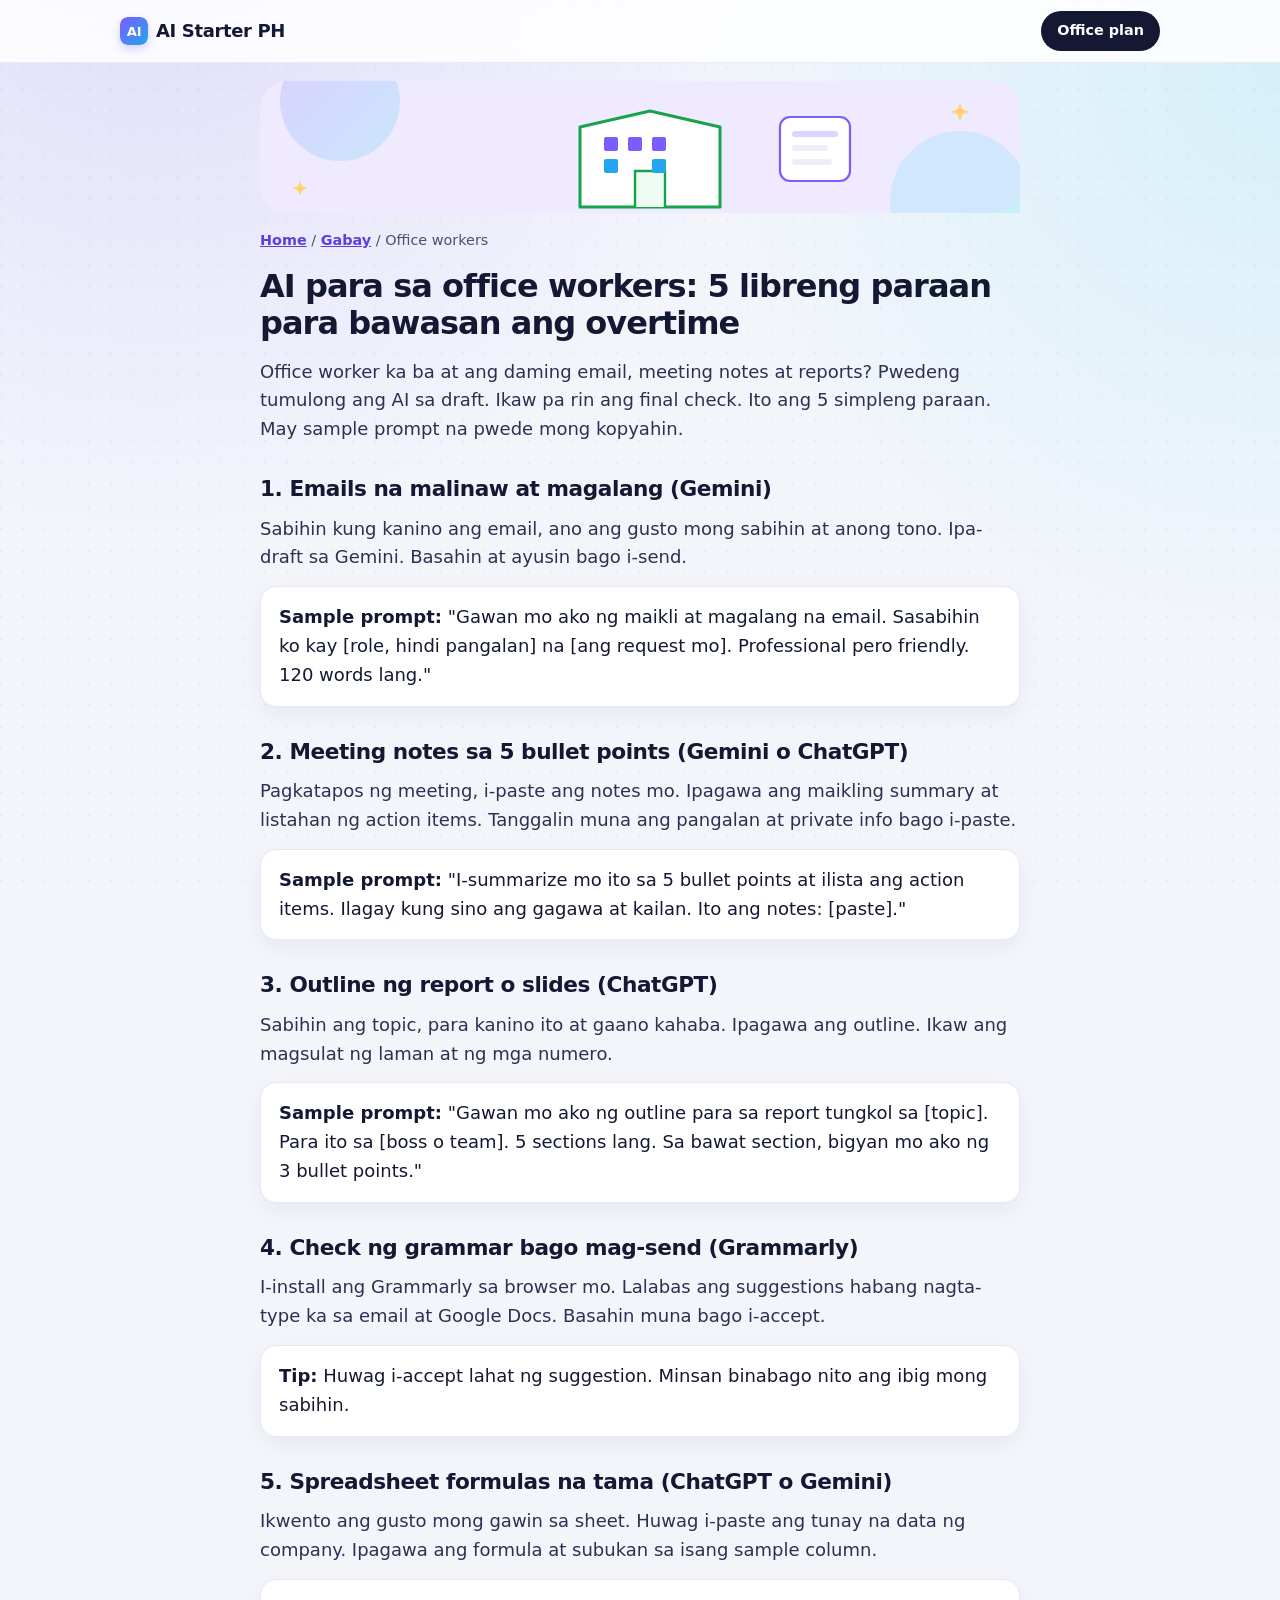
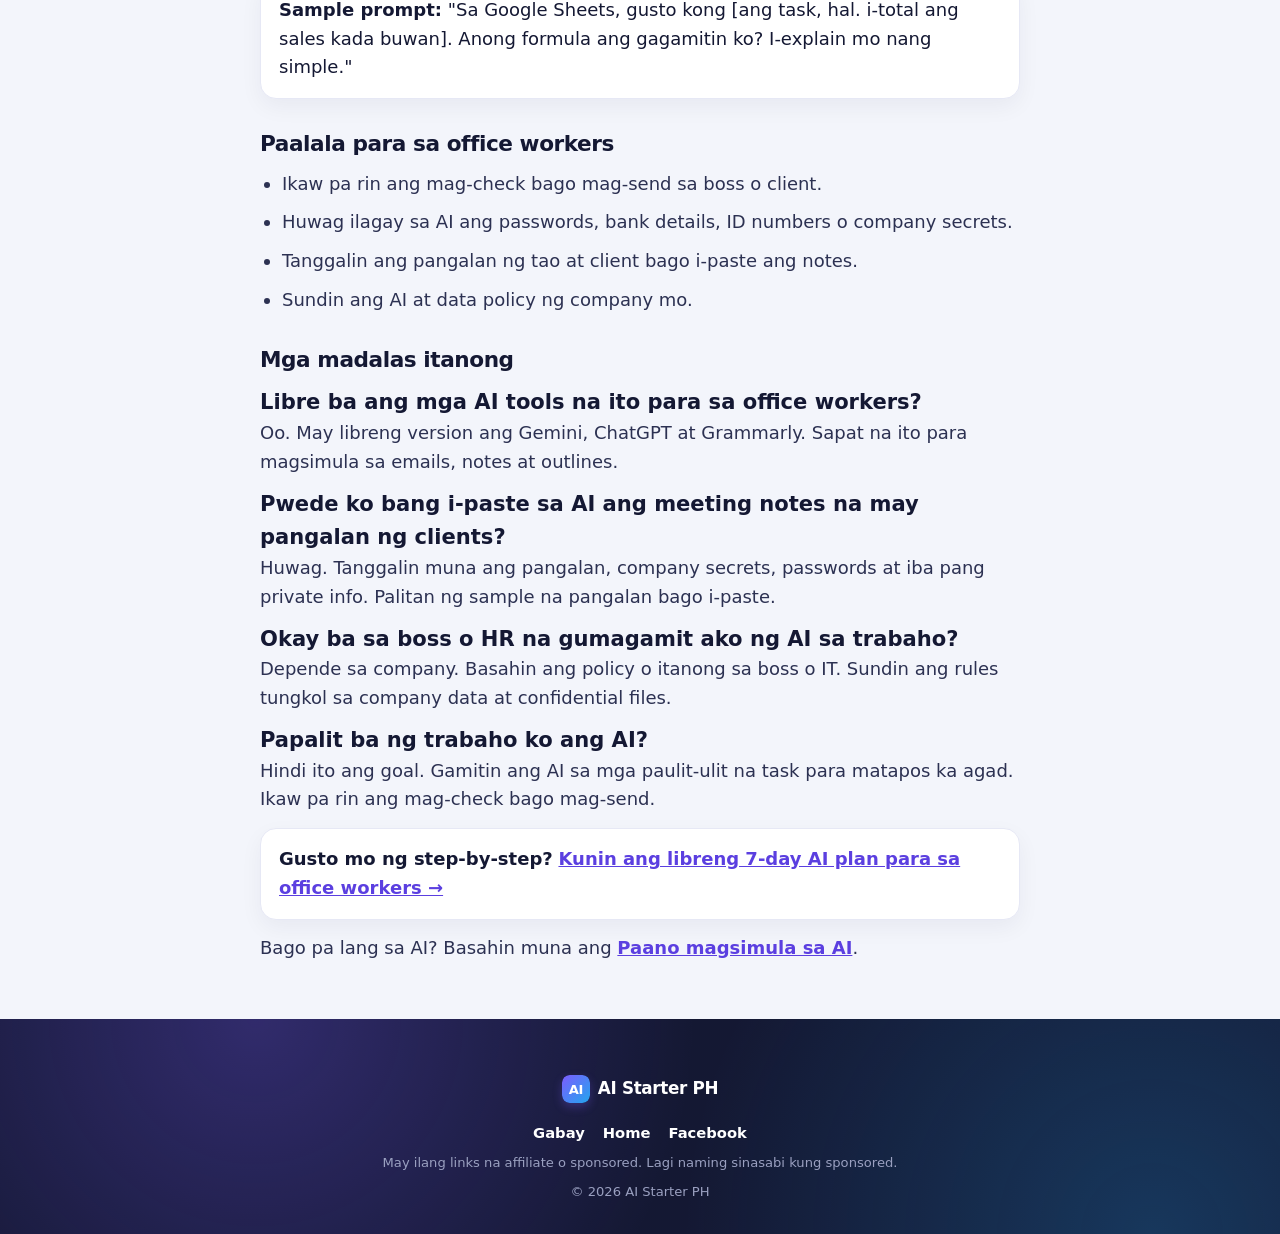
<file: gabay/ai-para-sa-office-workers.html>
<!doctype html>
<html lang="fil">
<head>
<meta charset="utf-8">
<meta name="viewport" content="width=device-width, initial-scale=1">
<title>AI para sa office workers: 5 libreng paraan para bawasan ang overtime | AI Starter PH</title>
<meta name="description" content="Simpleng Taglish gabay para sa Pinoy office workers. Libreng AI para sa emails, meeting notes, report outlines, grammar check at spreadsheet formulas.">
<link rel="canonical" href="https://jecabs67.github.io/ai-starter-ph/gabay/ai-para-sa-office-workers.html">
<link rel="icon" href="../favicon.svg" type="image/svg+xml">
<link rel="apple-touch-icon" href="../apple-touch-icon.png">
<meta property="og:type" content="article">
<meta property="og:locale" content="fil_PH">
<meta property="og:site_name" content="AI Starter PH">
<meta property="og:title" content="AI para sa office workers: 5 libreng paraan para bawasan ang overtime">
<meta property="og:description" content="Simpleng Taglish gabay para sa Pinoy office workers. Libreng AI para sa emails, meeting notes, report outlines, grammar check at spreadsheet formulas.">
<meta property="og:url" content="https://jecabs67.github.io/ai-starter-ph/gabay/ai-para-sa-office-workers.html">
<meta property="og:image" content="https://jecabs67.github.io/ai-starter-ph/og-image.png">
<meta property="og:image:width" content="1200">
<meta property="og:image:height" content="630">
<meta name="twitter:card" content="summary_large_image">
<meta name="twitter:title" content="AI para sa office workers: 5 libreng paraan para bawasan ang overtime">
<meta name="twitter:description" content="Simpleng Taglish gabay para sa Pinoy office workers. Libreng AI para sa emails, meeting notes, report outlines, grammar check at spreadsheet formulas.">
<meta name="twitter:image" content="https://jecabs67.github.io/ai-starter-ph/og-image.png">
<link rel="stylesheet" href="../style.css">
<script type="application/ld+json">[{"@context":"https://schema.org","@type":"Article","headline":"AI para sa office workers: 5 libreng paraan para bawasan ang overtime","description":"Simpleng Taglish gabay para sa Pinoy office workers. Libreng AI para sa emails, meeting notes, report outlines, grammar check at spreadsheet formulas.","inLanguage":"fil","datePublished":"2026-11-12","dateModified":"2026-11-12","mainEntityOfPage":"https://jecabs67.github.io/ai-starter-ph/gabay/ai-para-sa-office-workers.html","author":{"@type":"Organization","name":"AI Starter PH","url":"https://jecabs67.github.io/ai-starter-ph/"},"publisher":{"@type":"Organization","name":"AI Starter PH","logo":{"@type":"ImageObject","url":"https://jecabs67.github.io/ai-starter-ph/apple-touch-icon.png"}},"image":"https://jecabs67.github.io/ai-starter-ph/og-image.png"},{"@context":"https://schema.org","@type":"BreadcrumbList","itemListElement":[{"@type":"ListItem","position":1,"name":"AI Starter PH","item":"https://jecabs67.github.io/ai-starter-ph/"},{"@type":"ListItem","position":2,"name":"Gabay","item":"https://jecabs67.github.io/ai-starter-ph/gabay/"},{"@type":"ListItem","position":3,"name":"AI para sa office workers","item":"https://jecabs67.github.io/ai-starter-ph/gabay/ai-para-sa-office-workers.html"}]},{"@context":"https://schema.org","@type":"FAQPage","mainEntity":[{"@type":"Question","name":"Libre ba ang mga AI tools na ito para sa office workers?","acceptedAnswer":{"@type":"Answer","text":"Oo. May libreng version ang Gemini, ChatGPT at Grammarly. Sapat na ito para magsimula sa emails, notes at outlines."}},{"@type":"Question","name":"Pwede ko bang i-paste sa AI ang meeting notes na may pangalan ng clients?","acceptedAnswer":{"@type":"Answer","text":"Huwag. Tanggalin muna ang pangalan, company secrets, passwords at iba pang private info. Palitan ng sample na pangalan bago i-paste."}},{"@type":"Question","name":"Okay ba sa boss o HR na gumagamit ako ng AI sa trabaho?","acceptedAnswer":{"@type":"Answer","text":"Depende sa company. Basahin ang policy o itanong sa boss o IT. Sundin ang rules tungkol sa company data at confidential files."}},{"@type":"Question","name":"Papalit ba ng trabaho ko ang AI?","acceptedAnswer":{"@type":"Answer","text":"Hindi ito ang goal. Gamitin ang AI sa mga paulit-ulit na task para matapos ka agad. Ikaw pa rin ang mag-check bago mag-send."}}]}]</script>
</head>
<body>
<a class="skip" href="#guide">Laktawan papunta sa gabay</a>
<nav class="nav"><div class="wrap"><a class="logo" href="../"><svg class="logo-mark" viewBox="0 0 64 64" width="28" height="28" aria-hidden="true"><defs><linearGradient id="lm-nav" x1="0" y1="0" x2="1" y2="1"><stop offset="0" stop-color="#7c5cff"/><stop offset="1" stop-color="#22a6ee"/></linearGradient></defs><rect width="64" height="64" rx="16" fill="url(#lm-nav)"/><text x="32" y="44" text-anchor="middle" font-family="system-ui,sans-serif" font-weight="800" font-size="30" fill="#fff">AI</text></svg>AI Starter PH</a><a href="../?role=office" class="nav-cta">Office plan</a></div></nav>
<div class="guide-banner" aria-hidden="true"><div class="wrap"><div class="guide-banner-art"><svg viewBox="0 0 760 132" width="100%" height="132" xmlns="http://www.w3.org/2000/svg"><defs>
      <linearGradient id="gb1" x1="0" y1="0" x2="1" y2="1"><stop offset="0" stop-color="#7c5cff"/><stop offset="1" stop-color="#22d3ee"/></linearGradient>
      <linearGradient id="gb2" x1="0" y1="0" x2="1" y2="1"><stop offset="0" stop-color="#ffd166"/><stop offset="1" stop-color="#ff7aa2"/></linearGradient>
    </defs>
    <rect width="760" height="132" rx="28" fill="#efeaff"/>
    <circle cx="80" cy="20" r="60" fill="url(#gb1)" opacity=".18"/>
    <circle cx="700" cy="120" r="70" fill="#22d3ee" opacity=".14"/>
    <g fill="#ffd166">
      <path d="M700 22l2.4 6.4 6.6 2.4-6.6 2.4L700 40l-2.4-6.8-6.6-2.4 6.6-2.4z"/>
      <path d="M40 100l2 5.2 5.4 2-5.4 2L40 114.4 38 109.2l-5.4-2 5.4-2z"/>
    </g>
        <g transform="translate(280 16)">
          <path d="M40 110V30l70-16 70 16v80z" fill="#fff" stroke="#16a34a" stroke-width="3" stroke-linejoin="round"/>
          <path d="M95 110V74h30v36" fill="#eefbf3" stroke="#16a34a" stroke-width="2.4"/>
          <g fill="#7c5cff">
            <rect x="64" y="40" width="14" height="14" rx="2"/>
            <rect x="88" y="40" width="14" height="14" rx="2"/>
            <rect x="112" y="40" width="14" height="14" rx="2"/>
          </g>
          <g fill="#22a6ee">
            <rect x="64" y="62" width="14" height="14" rx="2"/>
            <rect x="112" y="62" width="14" height="14" rx="2"/>
          </g>
        </g>
        <g transform="translate(520 36)"><rect width="70" height="64" rx="10" fill="#fff" stroke="#7c5cff" stroke-width="2.2"/><rect x="12" y="14" width="46" height="6" rx="3" fill="#dcd6ff"/><rect x="12" y="28" width="36" height="6" rx="3" fill="#eceefa"/><rect x="12" y="42" width="40" height="6" rx="3" fill="#eceefa"/></g>
      </svg></div></div></div>
<main class="wrap">
<article class="guide reveal" id="guide">
<p class="crumb"><a href="../">Home</a> / <a href="./">Gabay</a> / Office workers</p>
<h1>AI para sa office workers: 5 libreng paraan para bawasan ang overtime</h1>
<p>Office worker ka ba at ang daming email, meeting notes at reports? Pwedeng tumulong ang AI sa draft. Ikaw pa rin ang final check. Ito ang 5 simpleng paraan. May sample prompt na pwede mong kopyahin.</p>

<h2>1. Emails na malinaw at magalang (Gemini)</h2>
<p>Sabihin kung kanino ang email, ano ang gusto mong sabihin at anong tono. Ipa-draft sa Gemini. Basahin at ayusin bago i-send.</p>
<div class="box"><b>Sample prompt:</b> "Gawan mo ako ng maikli at magalang na email. Sasabihin ko kay [role, hindi pangalan] na [ang request mo]. Professional pero friendly. 120 words lang."</div>

<h2>2. Meeting notes sa 5 bullet points (Gemini o ChatGPT)</h2>
<p>Pagkatapos ng meeting, i-paste ang notes mo. Ipagawa ang maikling summary at listahan ng action items. Tanggalin muna ang pangalan at private info bago i-paste.</p>
<div class="box"><b>Sample prompt:</b> "I-summarize mo ito sa 5 bullet points at ilista ang action items. Ilagay kung sino ang gagawa at kailan. Ito ang notes: [paste]."</div>

<h2>3. Outline ng report o slides (ChatGPT)</h2>
<p>Sabihin ang topic, para kanino ito at gaano kahaba. Ipagawa ang outline. Ikaw ang magsulat ng laman at ng mga numero.</p>
<div class="box"><b>Sample prompt:</b> "Gawan mo ako ng outline para sa report tungkol sa [topic]. Para ito sa [boss o team]. 5 sections lang. Sa bawat section, bigyan mo ako ng 3 bullet points."</div>

<h2>4. Check ng grammar bago mag-send (Grammarly)</h2>
<p>I-install ang Grammarly sa browser mo. Lalabas ang suggestions habang nagta-type ka sa email at Google Docs. Basahin muna bago i-accept.</p>
<div class="box"><b>Tip:</b> Huwag i-accept lahat ng suggestion. Minsan binabago nito ang ibig mong sabihin.</div>

<h2>5. Spreadsheet formulas na tama (ChatGPT o Gemini)</h2>
<p>Ikwento ang gusto mong gawin sa sheet. Huwag i-paste ang tunay na data ng company. Ipagawa ang formula at subukan sa isang sample column.</p>
<div class="box"><b>Sample prompt:</b> "Sa Google Sheets, gusto kong [ang task, hal. i-total ang sales kada buwan]. Anong formula ang gagamitin ko? I-explain mo nang simple."</div>

<h2>Paalala para sa office workers</h2>
<ul>
<li>Ikaw pa rin ang mag-check bago mag-send sa boss o client.</li>
<li>Huwag ilagay sa AI ang passwords, bank details, ID numbers o company secrets.</li>
<li>Tanggalin ang pangalan ng tao at client bago i-paste ang notes.</li>
<li>Sundin ang AI at data policy ng company mo.</li>
</ul>

<h2>Mga madalas itanong</h2>
<h3>Libre ba ang mga AI tools na ito para sa office workers?</h3>
<p>Oo. May libreng version ang Gemini, ChatGPT at Grammarly. Sapat na ito para magsimula sa emails, notes at outlines.</p>
<h3>Pwede ko bang i-paste sa AI ang meeting notes na may pangalan ng clients?</h3>
<p>Huwag. Tanggalin muna ang pangalan, company secrets, passwords at iba pang private info. Palitan ng sample na pangalan bago i-paste.</p>
<h3>Okay ba sa boss o HR na gumagamit ako ng AI sa trabaho?</h3>
<p>Depende sa company. Basahin ang policy o itanong sa boss o IT. Sundin ang rules tungkol sa company data at confidential files.</p>
<h3>Papalit ba ng trabaho ko ang AI?</h3>
<p>Hindi ito ang goal. Gamitin ang AI sa mga paulit-ulit na task para matapos ka agad. Ikaw pa rin ang mag-check bago mag-send.</p>

<div class="box"><b>Gusto mo ng step-by-step?</b> <a href="../?role=office">Kunin ang libreng 7-day AI plan para sa office workers →</a></div>
<p>Bago pa lang sa AI? Basahin muna ang <a href="paano-magsimula-sa-ai.html">Paano magsimula sa AI</a>.</p>
</article>
</main>
<footer>
  <div class="wrap">
    <div class="footer-brand"><a class="logo" href="../"><svg class="logo-mark" viewBox="0 0 64 64" width="28" height="28" aria-hidden="true"><defs><linearGradient id="lm-foot" x1="0" y1="0" x2="1" y2="1"><stop offset="0" stop-color="#7c5cff"/><stop offset="1" stop-color="#22a6ee"/></linearGradient></defs><rect width="64" height="64" rx="16" fill="url(#lm-foot)"/><text x="32" y="44" text-anchor="middle" font-family="system-ui,sans-serif" font-weight="800" font-size="30" fill="#fff">AI</text></svg>AI Starter PH</a></div>
    <nav class="footer-links"><a href="./">Gabay</a><a href="../">Home</a><a href="https://www.facebook.com/profile.php?id=61595449888614">Facebook</a></nav>
    <p class="small">May ilang links na affiliate o sponsored. Lagi naming sinasabi kung sponsored.</p><p class="small">© 2026 AI Starter PH</p>
  </div>
</footer>
<script>
(function(){var els=document.querySelectorAll(".reveal");if(!els.length)return;var reduce=false;try{reduce=window.matchMedia&&window.matchMedia("(prefers-reduced-motion: reduce)").matches;}catch(e){}if(reduce||typeof IntersectionObserver!=="function"){for(var i=0;i<els.length;i++)els[i].classList.add("on");return;}var io=new IntersectionObserver(function(entries){entries.forEach(function(e){if(e.isIntersecting){e.target.classList.add("on");io.unobserve(e.target);}});},{threshold:0.12,rootMargin:"0px 0px -24px 0px"});for(var i=0;i<els.length;i++)io.observe(els[i]);})();
</script>
<script defer src='https://static.cloudflareinsights.com/beacon.min.js' data-cf-beacon='{"token": "be835ded4e56485288c1e90604e5a01b"}'></script>
</body>
</html>
</file>
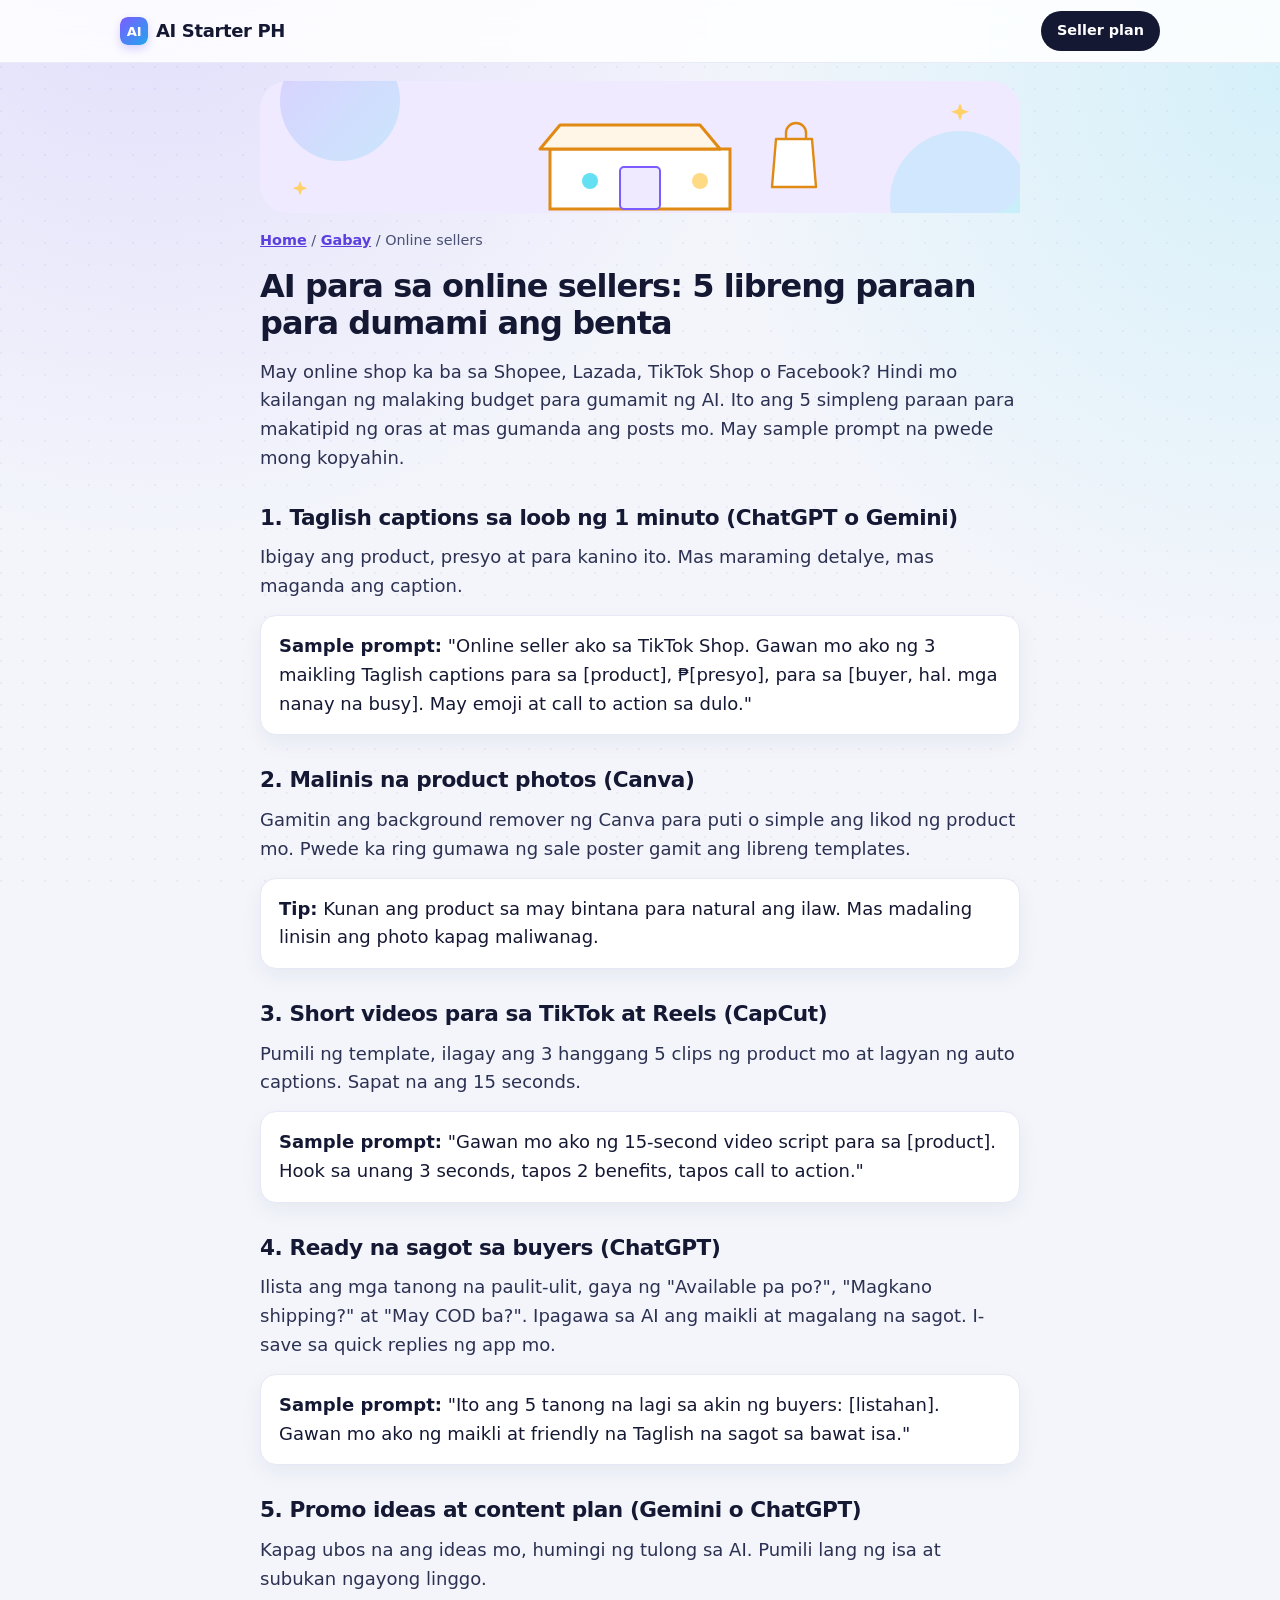
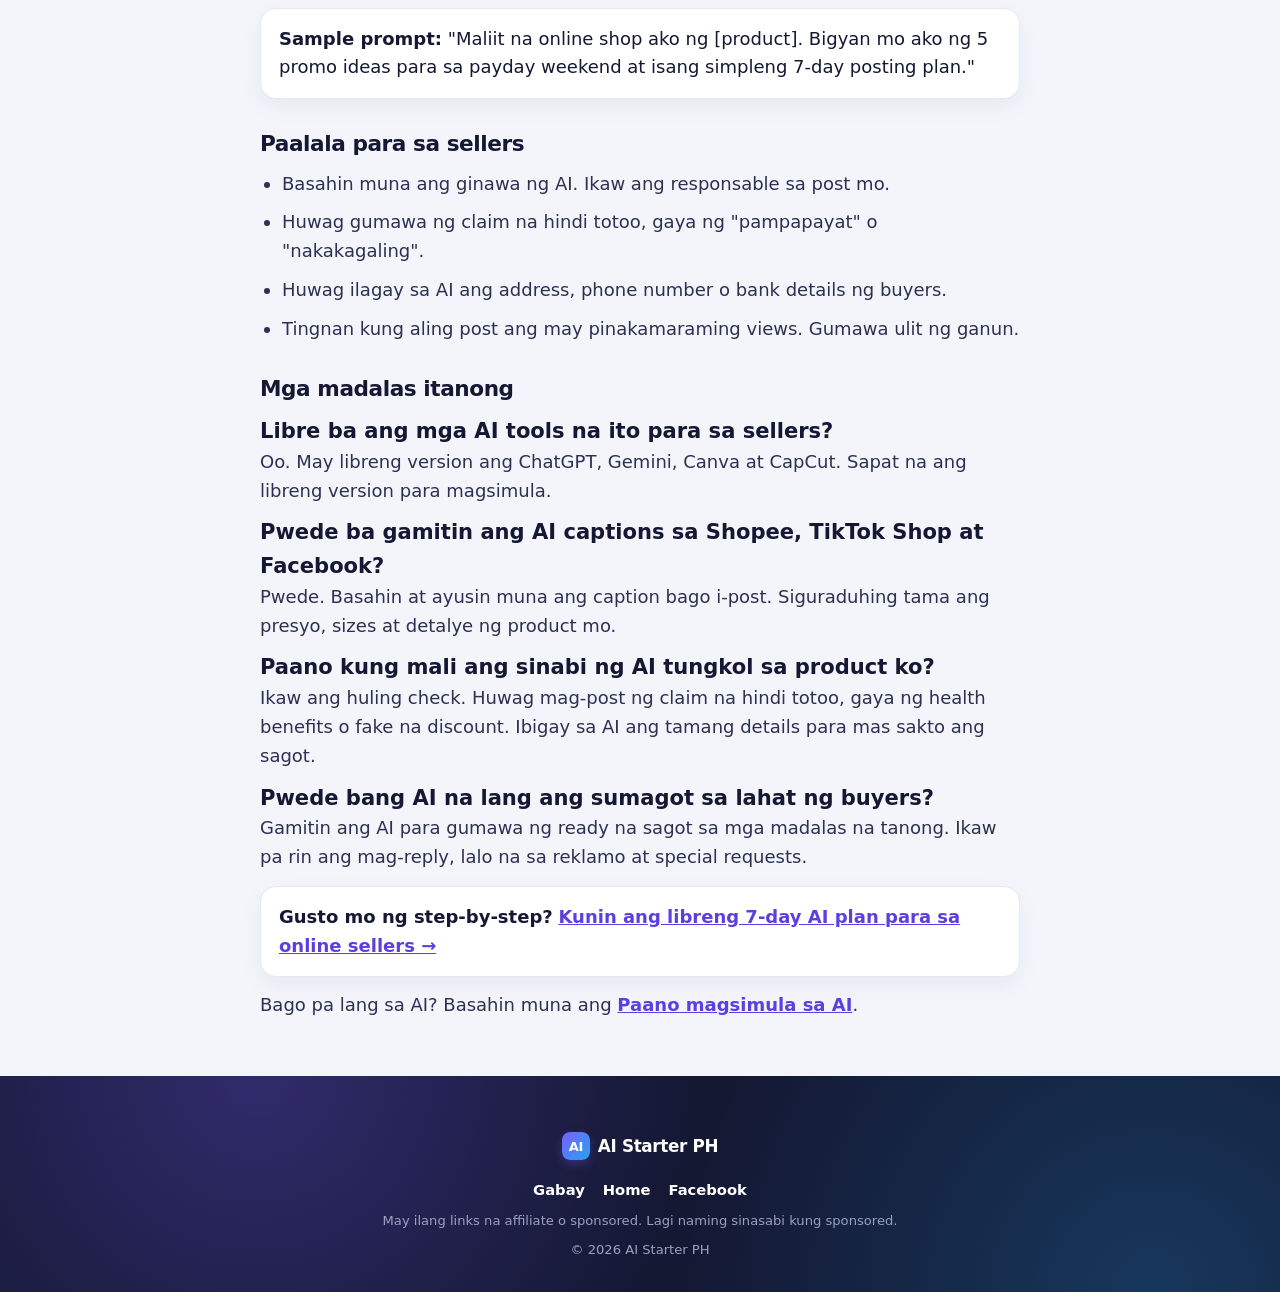
<file: gabay/ai-para-sa-online-sellers.html>
<!doctype html>
<html lang="fil">
<head>
<meta charset="utf-8">
<meta name="viewport" content="width=device-width, initial-scale=1">
<title>AI para sa online sellers: 5 libreng paraan para dumami ang benta | AI Starter PH</title>
<meta name="description" content="Simpleng Taglish gabay para sa Pinoy online sellers sa Shopee, TikTok Shop at Facebook. Libreng AI para sa captions, product photos, videos at sagot sa buyers.">
<link rel="canonical" href="https://jecabs67.github.io/ai-starter-ph/gabay/ai-para-sa-online-sellers.html">
<link rel="icon" href="../favicon.svg" type="image/svg+xml">
<link rel="apple-touch-icon" href="../apple-touch-icon.png">
<meta property="og:type" content="article">
<meta property="og:locale" content="fil_PH">
<meta property="og:site_name" content="AI Starter PH">
<meta property="og:title" content="AI para sa online sellers: 5 libreng paraan para dumami ang benta">
<meta property="og:description" content="Simpleng Taglish gabay para sa Pinoy online sellers sa Shopee, TikTok Shop at Facebook. Libreng AI para sa captions, product photos, videos at sagot sa buyers.">
<meta property="og:url" content="https://jecabs67.github.io/ai-starter-ph/gabay/ai-para-sa-online-sellers.html">
<meta property="og:image" content="https://jecabs67.github.io/ai-starter-ph/og-image.png">
<meta name="twitter:card" content="summary_large_image">
<meta property="og:image:width" content="1200">
<meta property="og:image:height" content="630">
<meta name="twitter:title" content="AI para sa online sellers: 5 libreng paraan para dumami ang benta">
<meta name="twitter:description" content="Simpleng Taglish gabay para sa Pinoy online sellers sa Shopee, TikTok Shop at Facebook. Libreng AI para sa captions, product photos, videos at sagot sa buyers.">
<meta name="twitter:image" content="https://jecabs67.github.io/ai-starter-ph/og-image.png">
<link rel="stylesheet" href="../style.css">
<script type="application/ld+json">[{"@context": "https://schema.org", "@type": "Article", "headline": "AI para sa online sellers: 5 libreng paraan para dumami ang benta", "description": "Simpleng Taglish gabay para sa Pinoy online sellers sa Shopee, TikTok Shop at Facebook. Libreng AI para sa captions, product photos, videos at sagot sa buyers.", "inLanguage": "fil", "datePublished": "2026-11-02", "dateModified": "2026-11-02", "mainEntityOfPage": "https://jecabs67.github.io/ai-starter-ph/gabay/ai-para-sa-online-sellers.html", "author": {"@type": "Organization", "name": "AI Starter PH", "url": "https://jecabs67.github.io/ai-starter-ph/"}, "publisher": {"@type": "Organization", "name": "AI Starter PH", "logo": {"@type": "ImageObject", "url": "https://jecabs67.github.io/ai-starter-ph/apple-touch-icon.png"}}, "image": "https://jecabs67.github.io/ai-starter-ph/og-image.png"}, {"@context": "https://schema.org", "@type": "BreadcrumbList", "itemListElement": [{"@type": "ListItem", "position": 1, "name": "AI Starter PH", "item": "https://jecabs67.github.io/ai-starter-ph/"}, {"@type": "ListItem", "position": 2, "name": "Gabay", "item": "https://jecabs67.github.io/ai-starter-ph/gabay/"}, {"@type": "ListItem", "position": 3, "name": "AI para sa online sellers", "item": "https://jecabs67.github.io/ai-starter-ph/gabay/ai-para-sa-online-sellers.html"}]}, {"@context": "https://schema.org", "@type": "FAQPage", "mainEntity": [{"@type": "Question", "name": "Libre ba ang mga AI tools na ito para sa sellers?", "acceptedAnswer": {"@type": "Answer", "text": "Oo. May libreng version ang ChatGPT, Gemini, Canva at CapCut. Sapat na ang libreng version para magsimula."}}, {"@type": "Question", "name": "Pwede ba gamitin ang AI captions sa Shopee, TikTok Shop at Facebook?", "acceptedAnswer": {"@type": "Answer", "text": "Pwede. Basahin at ayusin muna ang caption bago i-post. Siguraduhing tama ang presyo, sizes at detalye ng product mo."}}, {"@type": "Question", "name": "Paano kung mali ang sinabi ng AI tungkol sa product ko?", "acceptedAnswer": {"@type": "Answer", "text": "Ikaw ang huling check. Huwag mag-post ng claim na hindi totoo, gaya ng health benefits o fake na discount. Ibigay sa AI ang tamang details para mas sakto ang sagot."}}, {"@type": "Question", "name": "Pwede bang AI na lang ang sumagot sa lahat ng buyers?", "acceptedAnswer": {"@type": "Answer", "text": "Gamitin ang AI para gumawa ng ready na sagot sa mga madalas na tanong. Ikaw pa rin ang mag-reply, lalo na sa reklamo at special requests."}}]}]</script>
</head>
<body>
<a class="skip" href="#guide">Laktawan papunta sa gabay</a>
<nav class="nav"><div class="wrap"><a class="logo" href="../"><svg class="logo-mark" viewBox="0 0 64 64" width="28" height="28" aria-hidden="true"><defs><linearGradient id="lm-nav" x1="0" y1="0" x2="1" y2="1"><stop offset="0" stop-color="#7c5cff"/><stop offset="1" stop-color="#22a6ee"/></linearGradient></defs><rect width="64" height="64" rx="16" fill="url(#lm-nav)"/><text x="32" y="44" text-anchor="middle" font-family="system-ui,sans-serif" font-weight="800" font-size="30" fill="#fff">AI</text></svg>AI Starter PH</a><a href="../?role=seller" class="nav-cta">Seller plan</a></div></nav>
<div class="guide-banner" aria-hidden="true"><div class="wrap"><div class="guide-banner-art"><svg viewBox="0 0 760 132" width="100%" height="132" xmlns="http://www.w3.org/2000/svg"><defs>
      <linearGradient id="gb1" x1="0" y1="0" x2="1" y2="1"><stop offset="0" stop-color="#7c5cff"/><stop offset="1" stop-color="#22d3ee"/></linearGradient>
      <linearGradient id="gb2" x1="0" y1="0" x2="1" y2="1"><stop offset="0" stop-color="#ffd166"/><stop offset="1" stop-color="#ff7aa2"/></linearGradient>
    </defs>
    <rect width="760" height="132" rx="28" fill="#efeaff"/>
    <circle cx="80" cy="20" r="60" fill="url(#gb1)" opacity=".18"/>
    <circle cx="700" cy="120" r="70" fill="#22d3ee" opacity=".14"/>
    <g fill="#ffd166">
      <path d="M700 22l2.4 6.4 6.6 2.4-6.6 2.4L700 40l-2.4-6.8-6.6-2.4 6.6-2.4z"/>
      <path d="M40 100l2 5.2 5.4 2-5.4 2L40 114.4 38 109.2l-5.4-2 5.4-2z"/>
    </g>
        <g transform="translate(250 24)">
          <path d="M40 44h180v60H40z" fill="#fff" stroke="#e08a14" stroke-width="3"/>
          <path d="M30 44l20-24h140l20 24z" fill="#fff6e8" stroke="#e08a14" stroke-width="3" stroke-linejoin="round"/>
          <rect x="110" y="62" width="40" height="42" rx="4" fill="#efeaff" stroke="#7c5cff" stroke-width="2"/>
          <circle cx="80" cy="76" r="8" fill="#22d3ee" opacity=".7"/>
          <circle cx="190" cy="76" r="8" fill="#ffd166" opacity=".8"/>
        </g>
        <g transform="translate(500 40)"><path d="M16 18h36l4 48H12z" fill="#fff" stroke="#e08a14" stroke-width="2.4" stroke-linejoin="round"/><path d="M26 18v-6a10 10 0 0 1 20 0v6" fill="none" stroke="#e08a14" stroke-width="2.4"/></g>
      </svg></div></div></div>
<main class="wrap">
<article class="guide reveal" id="guide">
<p class="crumb"><a href="../">Home</a> / <a href="./">Gabay</a> / Online sellers</p>
<h1>AI para sa online sellers: 5 libreng paraan para dumami ang benta</h1>
<p>May online shop ka ba sa Shopee, Lazada, TikTok Shop o Facebook? Hindi mo kailangan ng malaking budget para gumamit ng AI. Ito ang 5 simpleng paraan para makatipid ng oras at mas gumanda ang posts mo. May sample prompt na pwede mong kopyahin.</p>

<h2>1. Taglish captions sa loob ng 1 minuto (ChatGPT o Gemini)</h2>
<p>Ibigay ang product, presyo at para kanino ito. Mas maraming detalye, mas maganda ang caption.</p>
<div class="box"><b>Sample prompt:</b> "Online seller ako sa TikTok Shop. Gawan mo ako ng 3 maikling Taglish captions para sa [product], ₱[presyo], para sa [buyer, hal. mga nanay na busy]. May emoji at call to action sa dulo."</div>

<h2>2. Malinis na product photos (Canva)</h2>
<p>Gamitin ang background remover ng Canva para puti o simple ang likod ng product mo. Pwede ka ring gumawa ng sale poster gamit ang libreng templates.</p>
<div class="box"><b>Tip:</b> Kunan ang product sa may bintana para natural ang ilaw. Mas madaling linisin ang photo kapag maliwanag.</div>

<h2>3. Short videos para sa TikTok at Reels (CapCut)</h2>
<p>Pumili ng template, ilagay ang 3 hanggang 5 clips ng product mo at lagyan ng auto captions. Sapat na ang 15 seconds.</p>
<div class="box"><b>Sample prompt:</b> "Gawan mo ako ng 15-second video script para sa [product]. Hook sa unang 3 seconds, tapos 2 benefits, tapos call to action."</div>

<h2>4. Ready na sagot sa buyers (ChatGPT)</h2>
<p>Ilista ang mga tanong na paulit-ulit, gaya ng "Available pa po?", "Magkano shipping?" at "May COD ba?". Ipagawa sa AI ang maikli at magalang na sagot. I-save sa quick replies ng app mo.</p>
<div class="box"><b>Sample prompt:</b> "Ito ang 5 tanong na lagi sa akin ng buyers: [listahan]. Gawan mo ako ng maikli at friendly na Taglish na sagot sa bawat isa."</div>

<h2>5. Promo ideas at content plan (Gemini o ChatGPT)</h2>
<p>Kapag ubos na ang ideas mo, humingi ng tulong sa AI. Pumili lang ng isa at subukan ngayong linggo.</p>
<div class="box"><b>Sample prompt:</b> "Maliit na online shop ako ng [product]. Bigyan mo ako ng 5 promo ideas para sa payday weekend at isang simpleng 7-day posting plan."</div>

<h2>Paalala para sa sellers</h2>
<ul>
<li>Basahin muna ang ginawa ng AI. Ikaw ang responsable sa post mo.</li>
<li>Huwag gumawa ng claim na hindi totoo, gaya ng "pampapayat" o "nakakagaling".</li>
<li>Huwag ilagay sa AI ang address, phone number o bank details ng buyers.</li>
<li>Tingnan kung aling post ang may pinakamaraming views. Gumawa ulit ng ganun.</li>
</ul>

<h2>Mga madalas itanong</h2>
<h3>Libre ba ang mga AI tools na ito para sa sellers?</h3>
<p>Oo. May libreng version ang ChatGPT, Gemini, Canva at CapCut. Sapat na ang libreng version para magsimula.</p>
<h3>Pwede ba gamitin ang AI captions sa Shopee, TikTok Shop at Facebook?</h3>
<p>Pwede. Basahin at ayusin muna ang caption bago i-post. Siguraduhing tama ang presyo, sizes at detalye ng product mo.</p>
<h3>Paano kung mali ang sinabi ng AI tungkol sa product ko?</h3>
<p>Ikaw ang huling check. Huwag mag-post ng claim na hindi totoo, gaya ng health benefits o fake na discount. Ibigay sa AI ang tamang details para mas sakto ang sagot.</p>
<h3>Pwede bang AI na lang ang sumagot sa lahat ng buyers?</h3>
<p>Gamitin ang AI para gumawa ng ready na sagot sa mga madalas na tanong. Ikaw pa rin ang mag-reply, lalo na sa reklamo at special requests.</p>

<div class="box"><b>Gusto mo ng step-by-step?</b> <a href="../?role=seller">Kunin ang libreng 7-day AI plan para sa online sellers →</a></div>
<p>Bago pa lang sa AI? Basahin muna ang <a href="paano-magsimula-sa-ai.html">Paano magsimula sa AI</a>.</p>
</article>
</main>
<footer>
  <div class="wrap">
    <div class="footer-brand"><a class="logo" href="../"><svg class="logo-mark" viewBox="0 0 64 64" width="28" height="28" aria-hidden="true"><defs><linearGradient id="lm-foot" x1="0" y1="0" x2="1" y2="1"><stop offset="0" stop-color="#7c5cff"/><stop offset="1" stop-color="#22a6ee"/></linearGradient></defs><rect width="64" height="64" rx="16" fill="url(#lm-foot)"/><text x="32" y="44" text-anchor="middle" font-family="system-ui,sans-serif" font-weight="800" font-size="30" fill="#fff">AI</text></svg>AI Starter PH</a></div>
    <nav class="footer-links"><a href="./">Gabay</a><a href="../">Home</a><a href="https://www.facebook.com/profile.php?id=61595449888614">Facebook</a></nav>
    <p class="small">May ilang links na affiliate o sponsored. Lagi naming sinasabi kung sponsored.</p><p class="small">© 2026 AI Starter PH</p>
  </div>
</footer>
<script>
(function(){var els=document.querySelectorAll(".reveal");if(!els.length)return;var reduce=false;try{reduce=window.matchMedia&&window.matchMedia("(prefers-reduced-motion: reduce)").matches;}catch(e){}if(reduce||typeof IntersectionObserver!=="function"){for(var i=0;i<els.length;i++)els[i].classList.add("on");return;}var io=new IntersectionObserver(function(entries){entries.forEach(function(e){if(e.isIntersecting){e.target.classList.add("on");io.unobserve(e.target);}});},{threshold:0.12,rootMargin:"0px 0px -24px 0px"});for(var i=0;i<els.length;i++)io.observe(els[i]);})();
</script>
<script defer src='https://static.cloudflareinsights.com/beacon.min.js' data-cf-beacon='{"token": "be835ded4e56485288c1e90604e5a01b"}'></script>
</body>
</html>
</file>
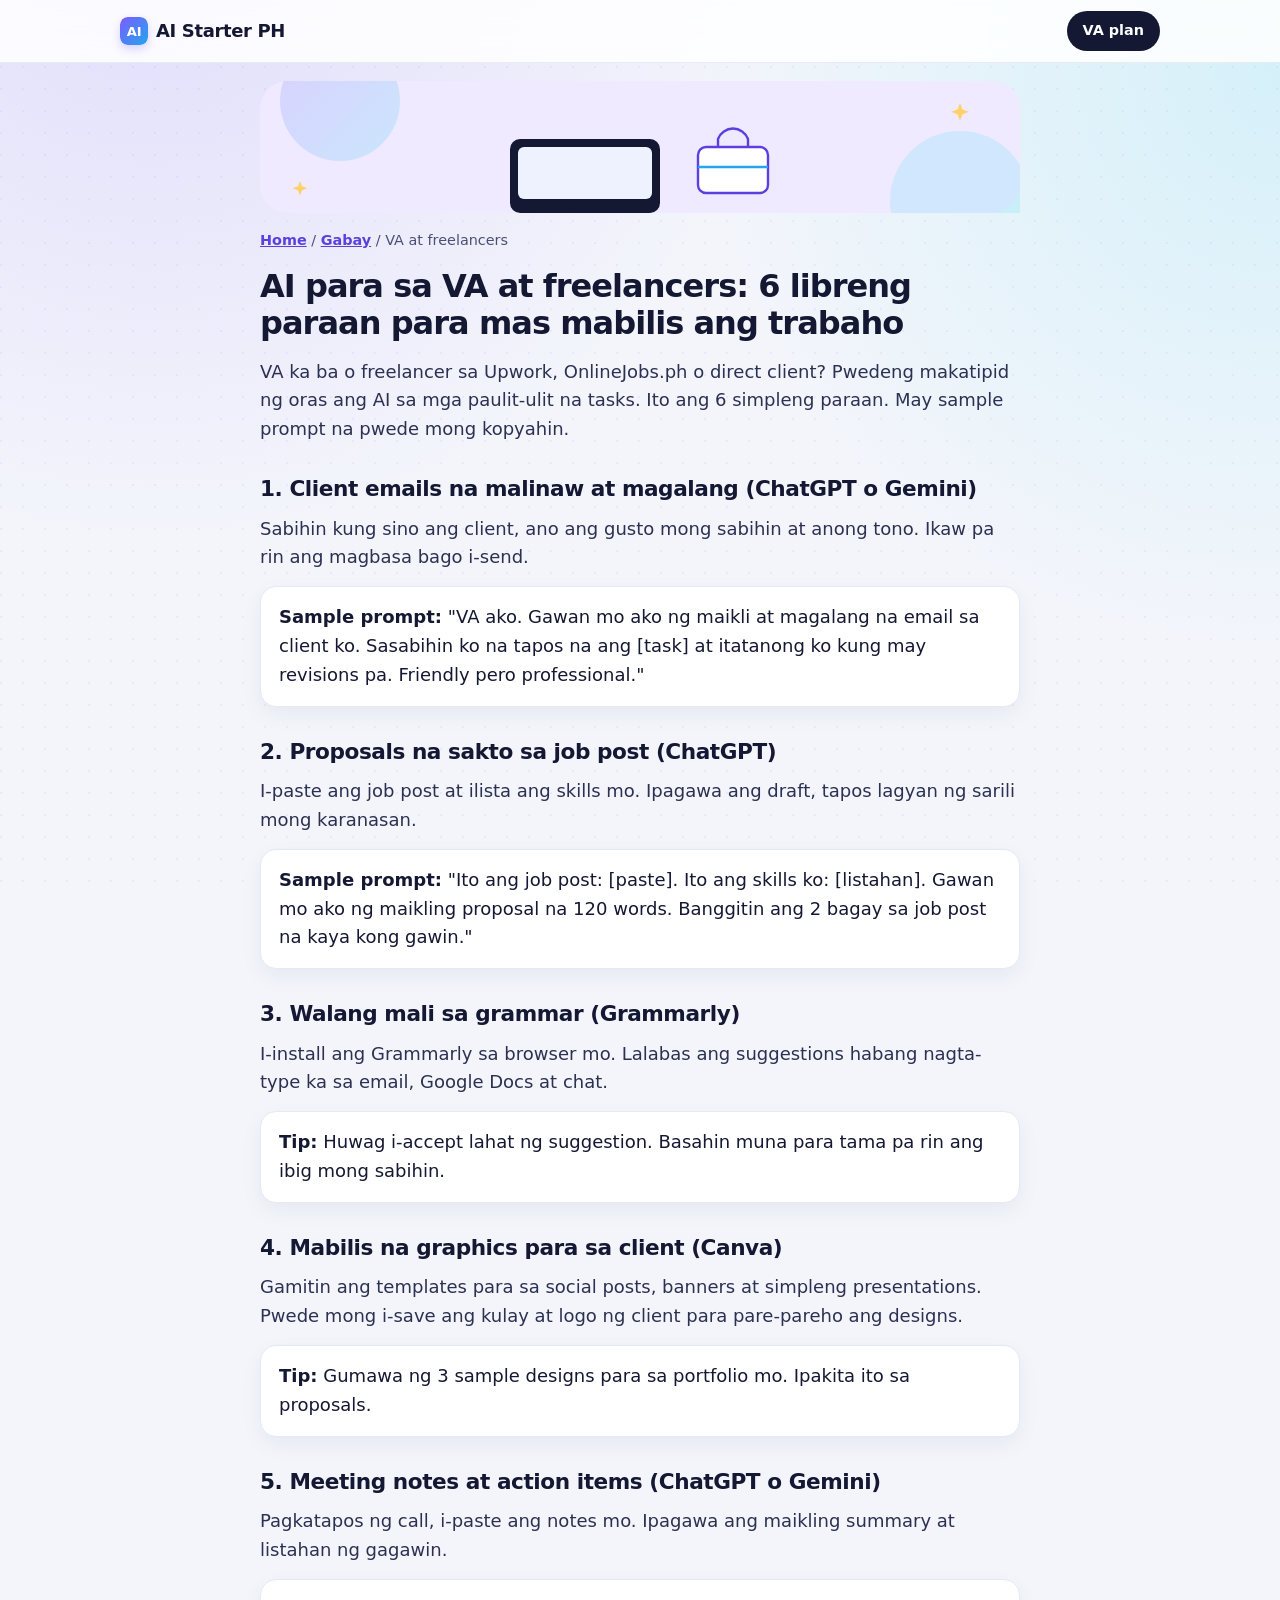
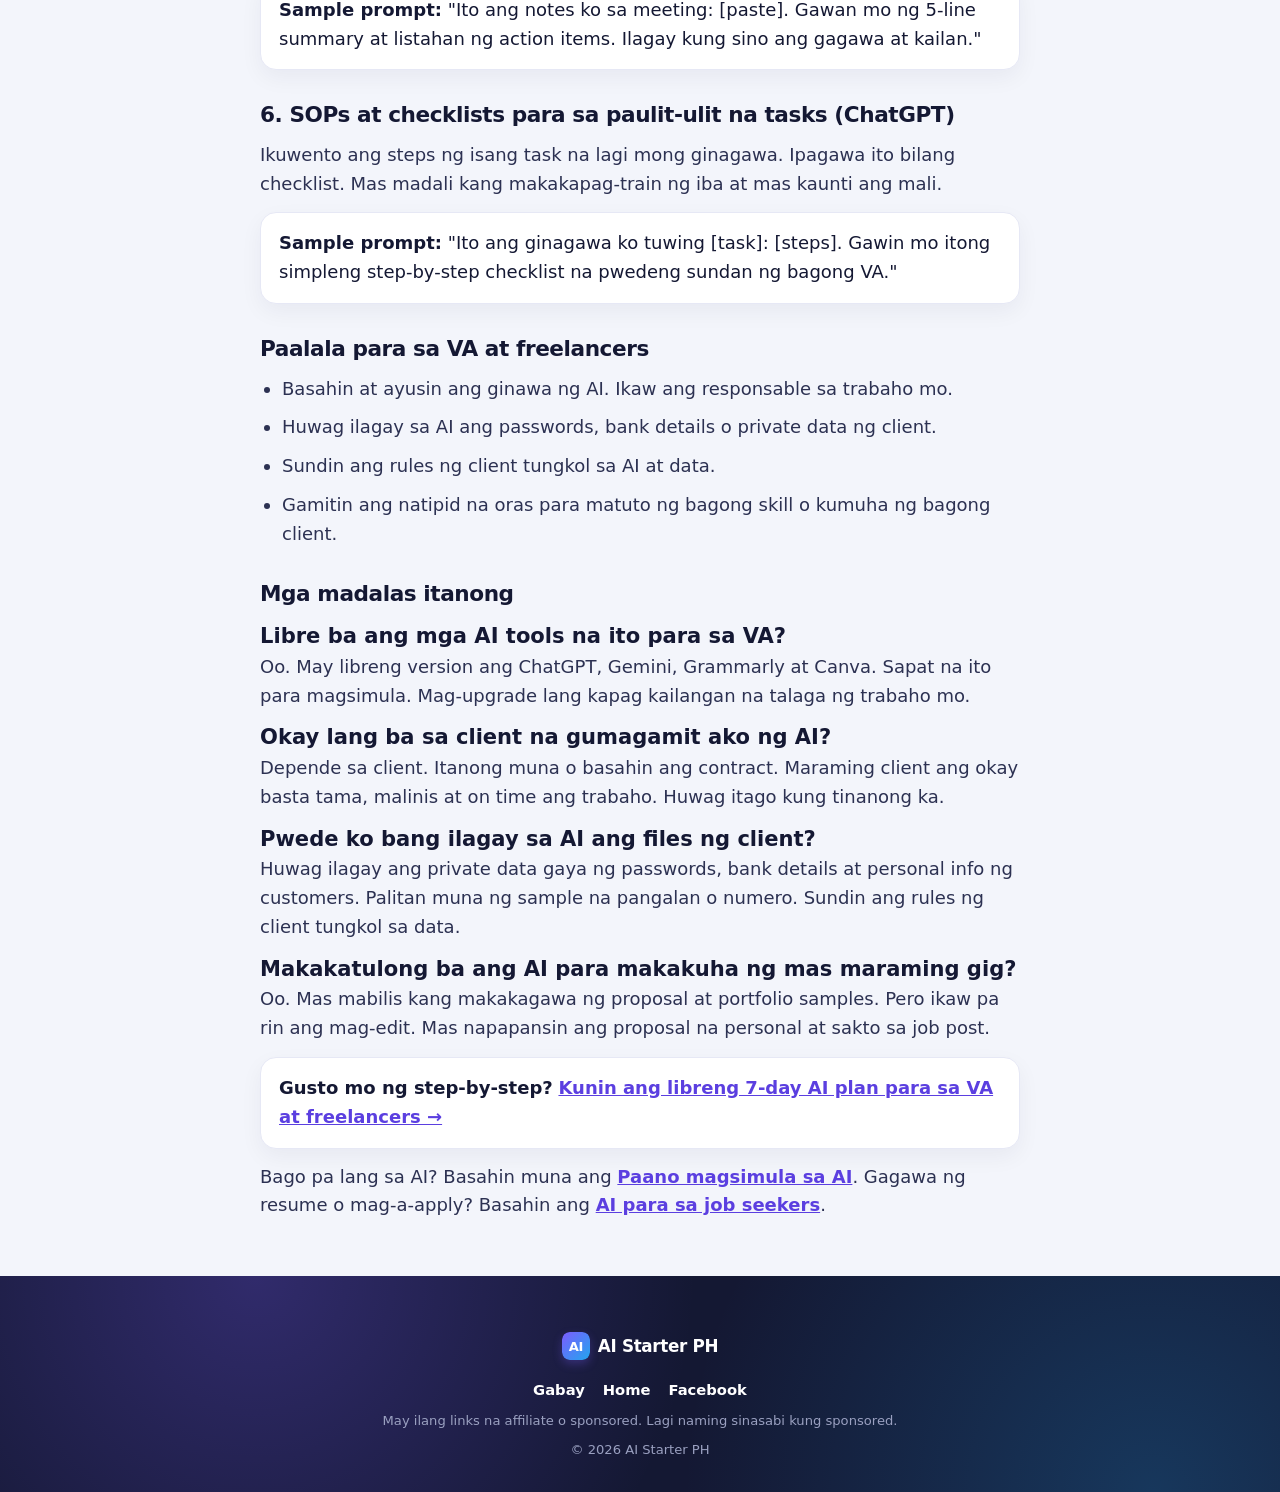
<file: gabay/ai-para-sa-va-at-freelancers.html>
<!doctype html>
<html lang="fil">
<head>
<meta charset="utf-8">
<meta name="viewport" content="width=device-width, initial-scale=1">
<title>AI para sa VA at freelancers: 6 libreng paraan para mas mabilis ang trabaho | AI Starter PH</title>
<meta name="description" content="Simpleng Taglish gabay para sa Pinoy VA at freelancers. Libreng AI para sa client emails, proposals, grammar check, graphics, meeting notes at SOPs.">
<link rel="canonical" href="https://jecabs67.github.io/ai-starter-ph/gabay/ai-para-sa-va-at-freelancers.html">
<link rel="icon" href="../favicon.svg" type="image/svg+xml">
<link rel="apple-touch-icon" href="../apple-touch-icon.png">
<meta property="og:type" content="article">
<meta property="og:locale" content="fil_PH">
<meta property="og:site_name" content="AI Starter PH">
<meta property="og:title" content="AI para sa VA at freelancers: 6 libreng paraan para mas mabilis ang trabaho">
<meta property="og:description" content="Simpleng Taglish gabay para sa Pinoy VA at freelancers. Libreng AI para sa client emails, proposals, grammar check, graphics, meeting notes at SOPs.">
<meta property="og:url" content="https://jecabs67.github.io/ai-starter-ph/gabay/ai-para-sa-va-at-freelancers.html">
<meta property="og:image" content="https://jecabs67.github.io/ai-starter-ph/og-image.png">
<meta name="twitter:card" content="summary_large_image">
<meta property="og:image:width" content="1200">
<meta property="og:image:height" content="630">
<meta name="twitter:title" content="AI para sa VA at freelancers: 6 libreng paraan para mas mabilis ang trabaho">
<meta name="twitter:description" content="Simpleng Taglish gabay para sa Pinoy VA at freelancers. Libreng AI para sa client emails, proposals, grammar check, graphics, meeting notes at SOPs.">
<meta name="twitter:image" content="https://jecabs67.github.io/ai-starter-ph/og-image.png">
<link rel="stylesheet" href="../style.css">
<script type="application/ld+json">[{"@context": "https://schema.org", "@type": "Article", "headline": "AI para sa VA at freelancers: 6 libreng paraan para mas mabilis ang trabaho", "description": "Simpleng Taglish gabay para sa Pinoy VA at freelancers. Libreng AI para sa client emails, proposals, grammar check, graphics, meeting notes at SOPs.", "inLanguage": "fil", "datePublished": "2026-11-09", "dateModified": "2026-11-09", "mainEntityOfPage": "https://jecabs67.github.io/ai-starter-ph/gabay/ai-para-sa-va-at-freelancers.html", "author": {"@type": "Organization", "name": "AI Starter PH", "url": "https://jecabs67.github.io/ai-starter-ph/"}, "publisher": {"@type": "Organization", "name": "AI Starter PH", "logo": {"@type": "ImageObject", "url": "https://jecabs67.github.io/ai-starter-ph/apple-touch-icon.png"}}, "image": "https://jecabs67.github.io/ai-starter-ph/og-image.png"}, {"@context": "https://schema.org", "@type": "BreadcrumbList", "itemListElement": [{"@type": "ListItem", "position": 1, "name": "AI Starter PH", "item": "https://jecabs67.github.io/ai-starter-ph/"}, {"@type": "ListItem", "position": 2, "name": "Gabay", "item": "https://jecabs67.github.io/ai-starter-ph/gabay/"}, {"@type": "ListItem", "position": 3, "name": "AI para sa VA at freelancers", "item": "https://jecabs67.github.io/ai-starter-ph/gabay/ai-para-sa-va-at-freelancers.html"}]}, {"@context": "https://schema.org", "@type": "FAQPage", "mainEntity": [{"@type": "Question", "name": "Libre ba ang mga AI tools na ito para sa VA?", "acceptedAnswer": {"@type": "Answer", "text": "Oo. May libreng version ang ChatGPT, Gemini, Grammarly at Canva. Sapat na ito para magsimula. Mag-upgrade lang kapag kailangan na talaga ng trabaho mo."}}, {"@type": "Question", "name": "Okay lang ba sa client na gumagamit ako ng AI?", "acceptedAnswer": {"@type": "Answer", "text": "Depende sa client. Itanong muna o basahin ang contract. Maraming client ang okay basta tama, malinis at on time ang trabaho. Huwag itago kung tinanong ka."}}, {"@type": "Question", "name": "Pwede ko bang ilagay sa AI ang files ng client?", "acceptedAnswer": {"@type": "Answer", "text": "Huwag ilagay ang private data gaya ng passwords, bank details at personal info ng customers. Palitan muna ng sample na pangalan o numero. Sundin ang rules ng client tungkol sa data."}}, {"@type": "Question", "name": "Makakatulong ba ang AI para makakuha ng mas maraming gig?", "acceptedAnswer": {"@type": "Answer", "text": "Oo. Mas mabilis kang makakagawa ng proposal at portfolio samples. Pero ikaw pa rin ang mag-edit. Mas napapansin ang proposal na personal at sakto sa job post."}}]}]</script>
</head>
<body>
<a class="skip" href="#guide">Laktawan papunta sa gabay</a>
<nav class="nav"><div class="wrap"><a class="logo" href="../"><svg class="logo-mark" viewBox="0 0 64 64" width="28" height="28" aria-hidden="true"><defs><linearGradient id="lm-nav" x1="0" y1="0" x2="1" y2="1"><stop offset="0" stop-color="#7c5cff"/><stop offset="1" stop-color="#22a6ee"/></linearGradient></defs><rect width="64" height="64" rx="16" fill="url(#lm-nav)"/><text x="32" y="44" text-anchor="middle" font-family="system-ui,sans-serif" font-weight="800" font-size="30" fill="#fff">AI</text></svg>AI Starter PH</a><a href="../?role=va" class="nav-cta">VA plan</a></div></nav>
<div class="guide-banner" aria-hidden="true"><div class="wrap"><div class="guide-banner-art"><svg viewBox="0 0 760 132" width="100%" height="132" xmlns="http://www.w3.org/2000/svg"><defs>
      <linearGradient id="gb1" x1="0" y1="0" x2="1" y2="1"><stop offset="0" stop-color="#7c5cff"/><stop offset="1" stop-color="#22d3ee"/></linearGradient>
      <linearGradient id="gb2" x1="0" y1="0" x2="1" y2="1"><stop offset="0" stop-color="#ffd166"/><stop offset="1" stop-color="#ff7aa2"/></linearGradient>
    </defs>
    <rect width="760" height="132" rx="28" fill="#efeaff"/>
    <circle cx="80" cy="20" r="60" fill="url(#gb1)" opacity=".18"/>
    <circle cx="700" cy="120" r="70" fill="#22d3ee" opacity=".14"/>
    <g fill="#ffd166">
      <path d="M700 22l2.4 6.4 6.6 2.4-6.6 2.4L700 40l-2.4-6.8-6.6-2.4 6.6-2.4z"/>
      <path d="M40 100l2 5.2 5.4 2-5.4 2L40 114.4 38 109.2l-5.4-2 5.4-2z"/>
    </g>
        <g transform="translate(230 30)">
          <rect x="20" y="28" width="150" height="74" rx="10" fill="#141833"/>
          <rect x="28" y="36" width="134" height="52" rx="6" fill="#eef2ff"/>
          <rect x="70" y="102" width="50" height="8" rx="3" fill="#c8cbe0"/>
        </g>
        <g transform="translate(430 38)">
          <rect x="8" y="28" width="70" height="46" rx="8" fill="#fff" stroke="#5b3fe0" stroke-width="2.4"/>
          <path d="M28 28v-8a16 16 0 0 1 30 0v8" fill="none" stroke="#5b3fe0" stroke-width="2.4"/>
          <path d="M8 48h70" stroke="#22a6ee" stroke-width="2.4"/>
        </g>
      </svg></div></div></div>
<main class="wrap">
<article class="guide reveal" id="guide">
<p class="crumb"><a href="../">Home</a> / <a href="./">Gabay</a> / VA at freelancers</p>
<h1>AI para sa VA at freelancers: 6 libreng paraan para mas mabilis ang trabaho</h1>
<p>VA ka ba o freelancer sa Upwork, OnlineJobs.ph o direct client? Pwedeng makatipid ng oras ang AI sa mga paulit-ulit na tasks. Ito ang 6 simpleng paraan. May sample prompt na pwede mong kopyahin.</p>

<h2>1. Client emails na malinaw at magalang (ChatGPT o Gemini)</h2>
<p>Sabihin kung sino ang client, ano ang gusto mong sabihin at anong tono. Ikaw pa rin ang magbasa bago i-send.</p>
<div class="box"><b>Sample prompt:</b> "VA ako. Gawan mo ako ng maikli at magalang na email sa client ko. Sasabihin ko na tapos na ang [task] at itatanong ko kung may revisions pa. Friendly pero professional."</div>

<h2>2. Proposals na sakto sa job post (ChatGPT)</h2>
<p>I-paste ang job post at ilista ang skills mo. Ipagawa ang draft, tapos lagyan ng sarili mong karanasan.</p>
<div class="box"><b>Sample prompt:</b> "Ito ang job post: [paste]. Ito ang skills ko: [listahan]. Gawan mo ako ng maikling proposal na 120 words. Banggitin ang 2 bagay sa job post na kaya kong gawin."</div>

<h2>3. Walang mali sa grammar (Grammarly)</h2>
<p>I-install ang Grammarly sa browser mo. Lalabas ang suggestions habang nagta-type ka sa email, Google Docs at chat.</p>
<div class="box"><b>Tip:</b> Huwag i-accept lahat ng suggestion. Basahin muna para tama pa rin ang ibig mong sabihin.</div>

<h2>4. Mabilis na graphics para sa client (Canva)</h2>
<p>Gamitin ang templates para sa social posts, banners at simpleng presentations. Pwede mong i-save ang kulay at logo ng client para pare-pareho ang designs.</p>
<div class="box"><b>Tip:</b> Gumawa ng 3 sample designs para sa portfolio mo. Ipakita ito sa proposals.</div>

<h2>5. Meeting notes at action items (ChatGPT o Gemini)</h2>
<p>Pagkatapos ng call, i-paste ang notes mo. Ipagawa ang maikling summary at listahan ng gagawin.</p>
<div class="box"><b>Sample prompt:</b> "Ito ang notes ko sa meeting: [paste]. Gawan mo ng 5-line summary at listahan ng action items. Ilagay kung sino ang gagawa at kailan."</div>

<h2>6. SOPs at checklists para sa paulit-ulit na tasks (ChatGPT)</h2>
<p>Ikuwento ang steps ng isang task na lagi mong ginagawa. Ipagawa ito bilang checklist. Mas madali kang makakapag-train ng iba at mas kaunti ang mali.</p>
<div class="box"><b>Sample prompt:</b> "Ito ang ginagawa ko tuwing [task]: [steps]. Gawin mo itong simpleng step-by-step checklist na pwedeng sundan ng bagong VA."</div>

<h2>Paalala para sa VA at freelancers</h2>
<ul>
<li>Basahin at ayusin ang ginawa ng AI. Ikaw ang responsable sa trabaho mo.</li>
<li>Huwag ilagay sa AI ang passwords, bank details o private data ng client.</li>
<li>Sundin ang rules ng client tungkol sa AI at data.</li>
<li>Gamitin ang natipid na oras para matuto ng bagong skill o kumuha ng bagong client.</li>
</ul>

<h2>Mga madalas itanong</h2>
<h3>Libre ba ang mga AI tools na ito para sa VA?</h3>
<p>Oo. May libreng version ang ChatGPT, Gemini, Grammarly at Canva. Sapat na ito para magsimula. Mag-upgrade lang kapag kailangan na talaga ng trabaho mo.</p>
<h3>Okay lang ba sa client na gumagamit ako ng AI?</h3>
<p>Depende sa client. Itanong muna o basahin ang contract. Maraming client ang okay basta tama, malinis at on time ang trabaho. Huwag itago kung tinanong ka.</p>
<h3>Pwede ko bang ilagay sa AI ang files ng client?</h3>
<p>Huwag ilagay ang private data gaya ng passwords, bank details at personal info ng customers. Palitan muna ng sample na pangalan o numero. Sundin ang rules ng client tungkol sa data.</p>
<h3>Makakatulong ba ang AI para makakuha ng mas maraming gig?</h3>
<p>Oo. Mas mabilis kang makakagawa ng proposal at portfolio samples. Pero ikaw pa rin ang mag-edit. Mas napapansin ang proposal na personal at sakto sa job post.</p>

<div class="box"><b>Gusto mo ng step-by-step?</b> <a href="../?role=va">Kunin ang libreng 7-day AI plan para sa VA at freelancers →</a></div>
<p>Bago pa lang sa AI? Basahin muna ang <a href="paano-magsimula-sa-ai.html">Paano magsimula sa AI</a>. Gagawa ng resume o mag-a-apply? Basahin ang <a href="ai-para-sa-job-seekers.html">AI para sa job seekers</a>.</p>
</article>
</main>
<footer>
  <div class="wrap">
    <div class="footer-brand"><a class="logo" href="../"><svg class="logo-mark" viewBox="0 0 64 64" width="28" height="28" aria-hidden="true"><defs><linearGradient id="lm-foot" x1="0" y1="0" x2="1" y2="1"><stop offset="0" stop-color="#7c5cff"/><stop offset="1" stop-color="#22a6ee"/></linearGradient></defs><rect width="64" height="64" rx="16" fill="url(#lm-foot)"/><text x="32" y="44" text-anchor="middle" font-family="system-ui,sans-serif" font-weight="800" font-size="30" fill="#fff">AI</text></svg>AI Starter PH</a></div>
    <nav class="footer-links"><a href="./">Gabay</a><a href="../">Home</a><a href="https://www.facebook.com/profile.php?id=61595449888614">Facebook</a></nav>
    <p class="small">May ilang links na affiliate o sponsored. Lagi naming sinasabi kung sponsored.</p><p class="small">© 2026 AI Starter PH</p>
  </div>
</footer>
<script>
(function(){var els=document.querySelectorAll(".reveal");if(!els.length)return;var reduce=false;try{reduce=window.matchMedia&&window.matchMedia("(prefers-reduced-motion: reduce)").matches;}catch(e){}if(reduce||typeof IntersectionObserver!=="function"){for(var i=0;i<els.length;i++)els[i].classList.add("on");return;}var io=new IntersectionObserver(function(entries){entries.forEach(function(e){if(e.isIntersecting){e.target.classList.add("on");io.unobserve(e.target);}});},{threshold:0.12,rootMargin:"0px 0px -24px 0px"});for(var i=0;i<els.length;i++)io.observe(els[i]);})();
</script>
<script defer src='https://static.cloudflareinsights.com/beacon.min.js' data-cf-beacon='{"token": "be835ded4e56485288c1e90604e5a01b"}'></script>
</body>
</html>
</file>
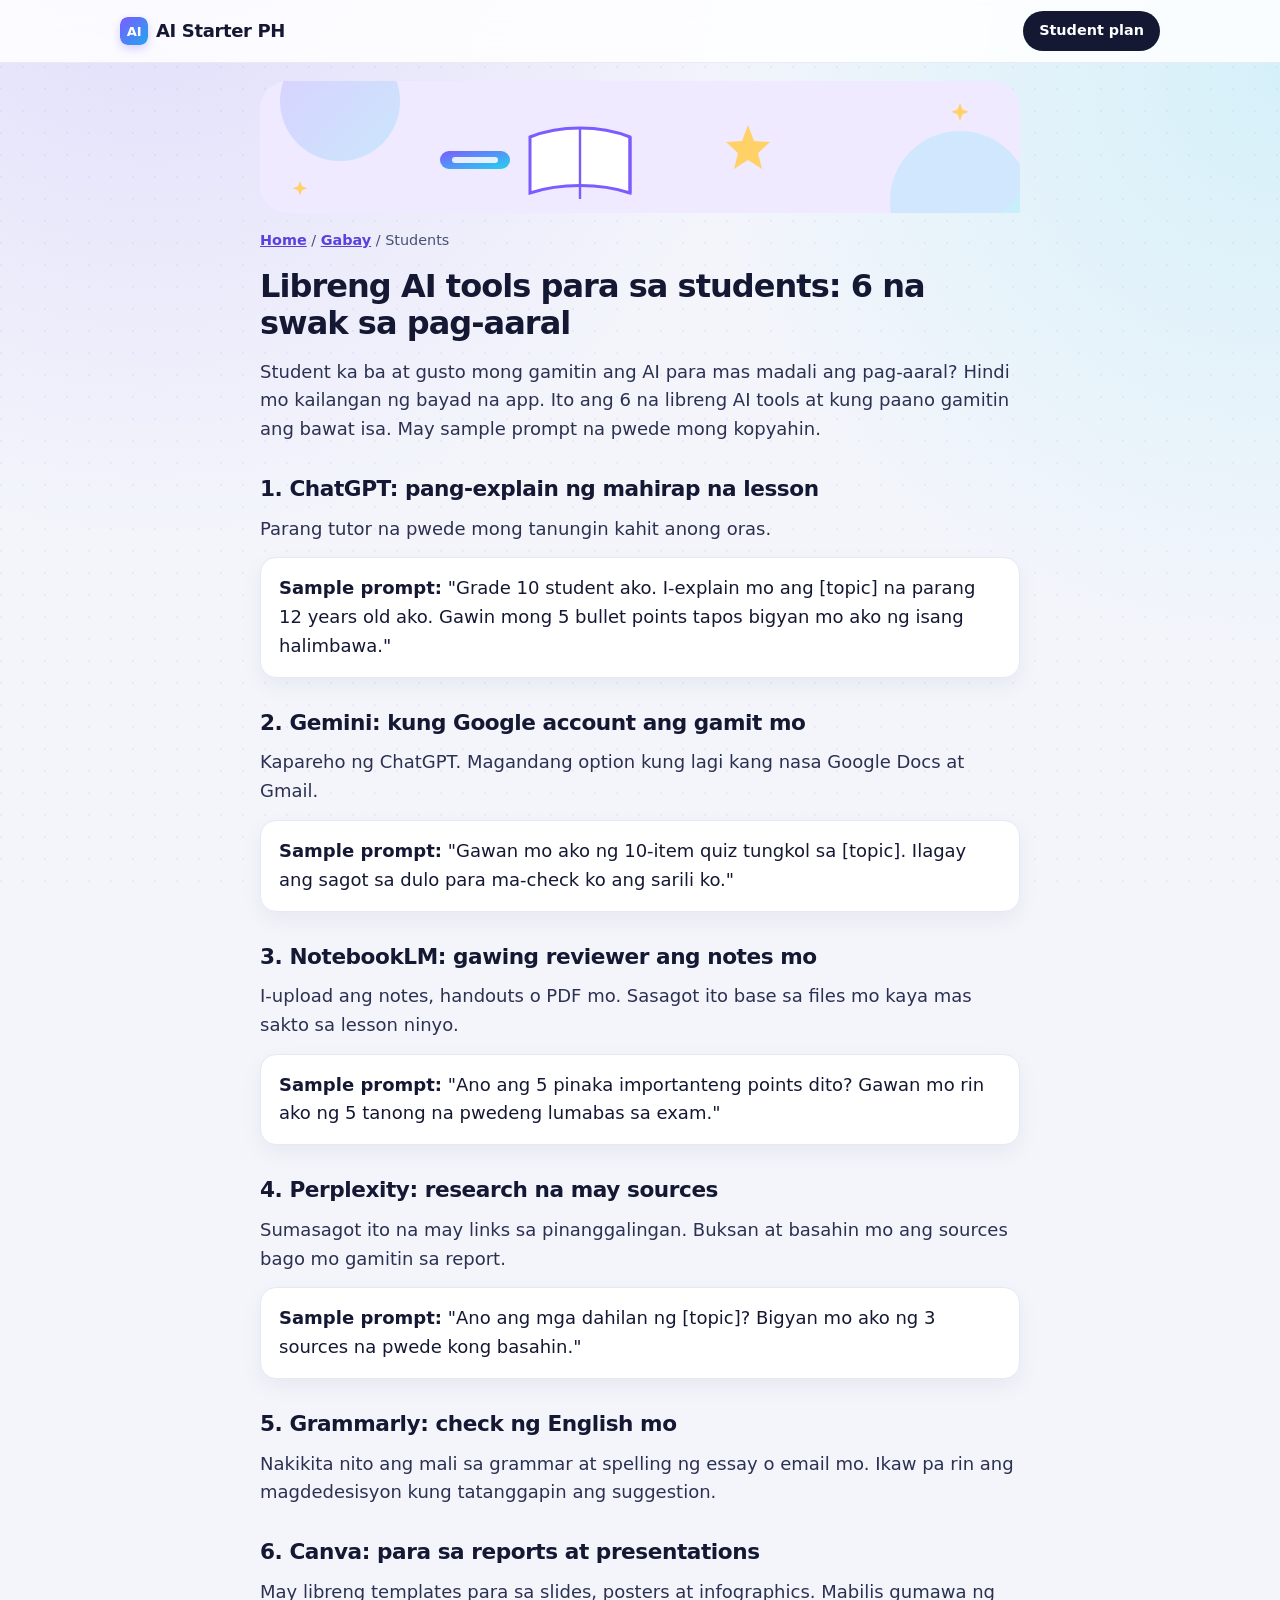
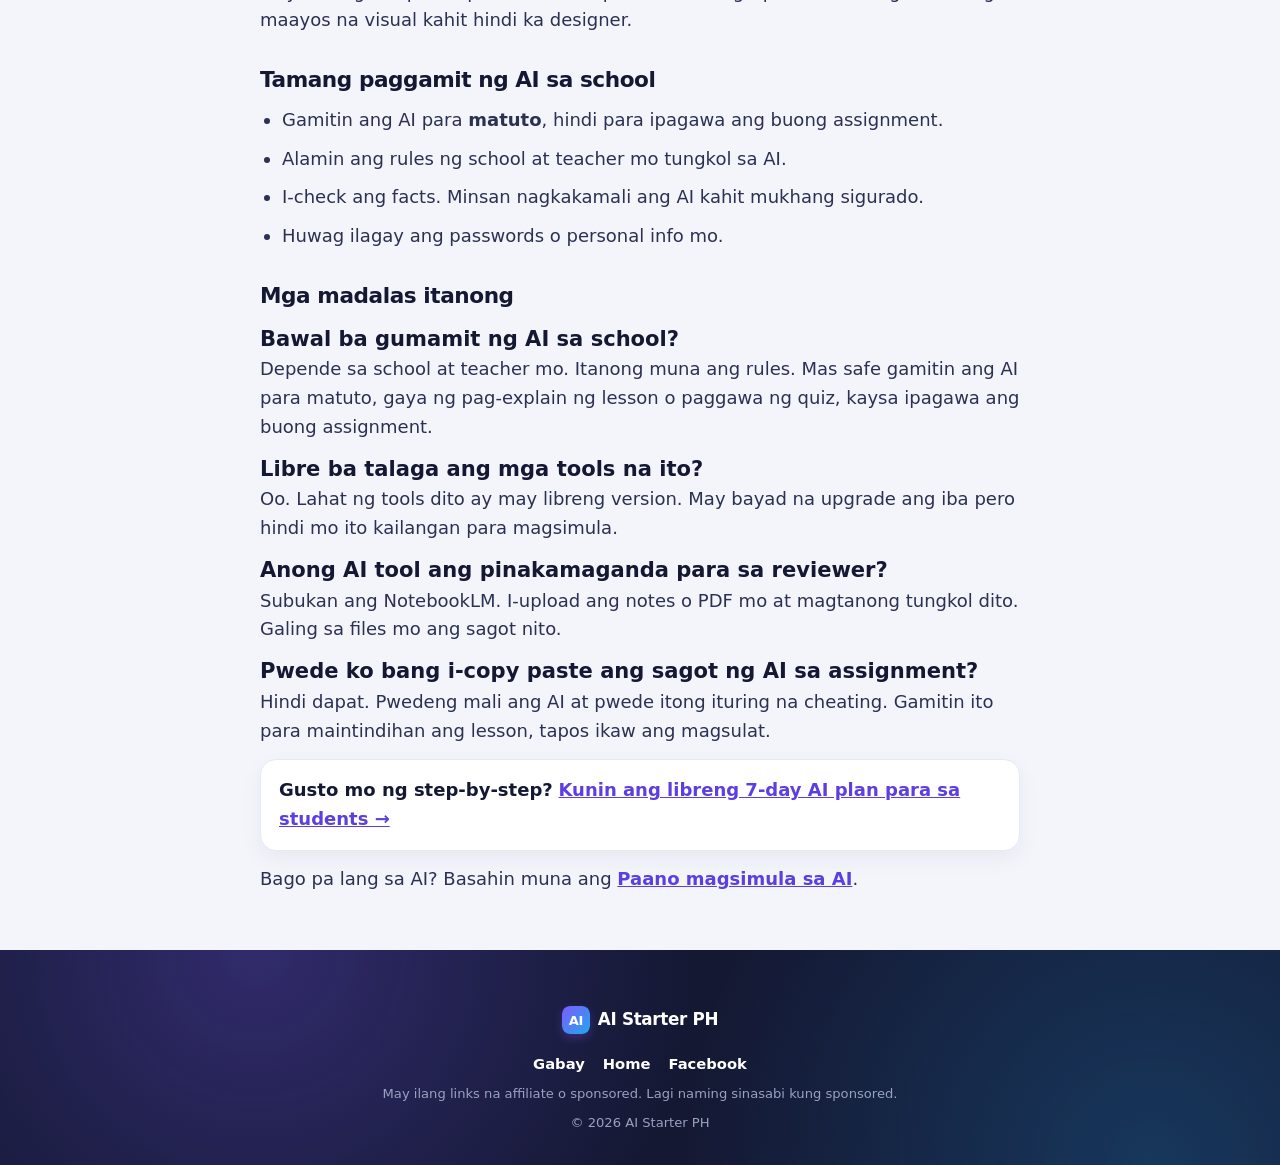
<file: gabay/libreng-ai-tools-para-sa-students.html>
<!doctype html>
<html lang="fil">
<head>
<meta charset="utf-8">
<meta name="viewport" content="width=device-width, initial-scale=1">
<title>Libreng AI tools para sa students: 6 na swak sa pag-aaral | AI Starter PH</title>
<meta name="description" content="6 libreng AI tools para sa Pinoy students: pang-explain ng lesson, reviewer, research at essay check. May sample prompts at tamang paggamit sa school.">
<link rel="canonical" href="https://jecabs67.github.io/ai-starter-ph/gabay/libreng-ai-tools-para-sa-students.html">
<link rel="icon" href="../favicon.svg" type="image/svg+xml">
<link rel="apple-touch-icon" href="../apple-touch-icon.png">
<meta property="og:type" content="article">
<meta property="og:locale" content="fil_PH">
<meta property="og:site_name" content="AI Starter PH">
<meta property="og:title" content="Libreng AI tools para sa students: 6 na swak sa pag-aaral">
<meta property="og:description" content="6 libreng AI tools para sa Pinoy students: pang-explain ng lesson, reviewer, research at essay check. May sample prompts at tamang paggamit sa school.">
<meta property="og:url" content="https://jecabs67.github.io/ai-starter-ph/gabay/libreng-ai-tools-para-sa-students.html">
<meta property="og:image" content="https://jecabs67.github.io/ai-starter-ph/og-image.png">
<meta name="twitter:card" content="summary_large_image">
<meta property="og:image:width" content="1200">
<meta property="og:image:height" content="630">
<meta name="twitter:title" content="Libreng AI tools para sa students: 6 na swak sa pag-aaral">
<meta name="twitter:description" content="6 libreng AI tools para sa Pinoy students: pang-explain ng lesson, reviewer, research at essay check. May sample prompts at tamang paggamit sa school.">
<meta name="twitter:image" content="https://jecabs67.github.io/ai-starter-ph/og-image.png">
<link rel="stylesheet" href="../style.css">
<script type="application/ld+json">[{"@context": "https://schema.org", "@type": "Article", "headline": "Libreng AI tools para sa students: 6 na swak sa pag-aaral", "description": "6 libreng AI tools para sa Pinoy students: pang-explain ng lesson, reviewer, research at essay check. May sample prompts at tamang paggamit sa school.", "inLanguage": "fil", "datePublished": "2026-10-26", "dateModified": "2026-10-26", "mainEntityOfPage": "https://jecabs67.github.io/ai-starter-ph/gabay/libreng-ai-tools-para-sa-students.html", "author": {"@type": "Organization", "name": "AI Starter PH", "url": "https://jecabs67.github.io/ai-starter-ph/"}, "publisher": {"@type": "Organization", "name": "AI Starter PH", "logo": {"@type": "ImageObject", "url": "https://jecabs67.github.io/ai-starter-ph/apple-touch-icon.png"}}, "image": "https://jecabs67.github.io/ai-starter-ph/og-image.png"}, {"@context": "https://schema.org", "@type": "BreadcrumbList", "itemListElement": [{"@type": "ListItem", "position": 1, "name": "AI Starter PH", "item": "https://jecabs67.github.io/ai-starter-ph/"}, {"@type": "ListItem", "position": 2, "name": "Gabay", "item": "https://jecabs67.github.io/ai-starter-ph/gabay/"}, {"@type": "ListItem", "position": 3, "name": "Libreng AI tools para sa students", "item": "https://jecabs67.github.io/ai-starter-ph/gabay/libreng-ai-tools-para-sa-students.html"}]}, {"@context": "https://schema.org", "@type": "FAQPage", "mainEntity": [{"@type": "Question", "name": "Bawal ba gumamit ng AI sa school?", "acceptedAnswer": {"@type": "Answer", "text": "Depende sa school at teacher mo. Itanong muna ang rules. Mas safe gamitin ang AI para matuto, gaya ng pag-explain ng lesson o paggawa ng quiz, kaysa ipagawa ang buong assignment."}}, {"@type": "Question", "name": "Libre ba talaga ang mga tools na ito?", "acceptedAnswer": {"@type": "Answer", "text": "Oo. Lahat ng tools dito ay may libreng version. May bayad na upgrade ang iba pero hindi mo ito kailangan para magsimula."}}, {"@type": "Question", "name": "Anong AI tool ang pinakamaganda para sa reviewer?", "acceptedAnswer": {"@type": "Answer", "text": "Subukan ang NotebookLM. I-upload ang notes o PDF mo at magtanong tungkol dito. Galing sa files mo ang sagot nito."}}, {"@type": "Question", "name": "Pwede ko bang i-copy paste ang sagot ng AI sa assignment?", "acceptedAnswer": {"@type": "Answer", "text": "Hindi dapat. Pwedeng mali ang AI at pwede itong ituring na cheating. Gamitin ito para maintindihan ang lesson, tapos ikaw ang magsulat."}}]}]</script>
</head>
<body>
<a class="skip" href="#guide">Laktawan papunta sa gabay</a>
<nav class="nav"><div class="wrap"><a class="logo" href="../"><svg class="logo-mark" viewBox="0 0 64 64" width="28" height="28" aria-hidden="true"><defs><linearGradient id="lm-nav" x1="0" y1="0" x2="1" y2="1"><stop offset="0" stop-color="#7c5cff"/><stop offset="1" stop-color="#22a6ee"/></linearGradient></defs><rect width="64" height="64" rx="16" fill="url(#lm-nav)"/><text x="32" y="44" text-anchor="middle" font-family="system-ui,sans-serif" font-weight="800" font-size="30" fill="#fff">AI</text></svg>AI Starter PH</a><a href="../?role=student" class="nav-cta">Student plan</a></div></nav>
<div class="guide-banner" aria-hidden="true"><div class="wrap"><div class="guide-banner-art"><svg viewBox="0 0 760 132" width="100%" height="132" xmlns="http://www.w3.org/2000/svg"><defs>
      <linearGradient id="gb1" x1="0" y1="0" x2="1" y2="1"><stop offset="0" stop-color="#7c5cff"/><stop offset="1" stop-color="#22d3ee"/></linearGradient>
      <linearGradient id="gb2" x1="0" y1="0" x2="1" y2="1"><stop offset="0" stop-color="#ffd166"/><stop offset="1" stop-color="#ff7aa2"/></linearGradient>
    </defs>
    <rect width="760" height="132" rx="28" fill="#efeaff"/>
    <circle cx="80" cy="20" r="60" fill="url(#gb1)" opacity=".18"/>
    <circle cx="700" cy="120" r="70" fill="#22d3ee" opacity=".14"/>
    <g fill="#ffd166">
      <path d="M700 22l2.4 6.4 6.6 2.4-6.6 2.4L700 40l-2.4-6.8-6.6-2.4 6.6-2.4z"/>
      <path d="M40 100l2 5.2 5.4 2-5.4 2L40 114.4 38 109.2l-5.4-2 5.4-2z"/>
    </g>
        <g transform="translate(250 28)">
          <path d="M20 28c30-12 70-12 100 0v56c-30-10-70-10-100 0z" fill="#fff" stroke="#7c5cff" stroke-width="3"/>
          <path d="M120 28v56" stroke="#7c5cff" stroke-width="3"/>
          <path d="M70 20v70" stroke="#7c5cff" stroke-width="2.4"/>
        </g>
        <g transform="translate(470 36)"><path d="M18 8l6 16 16 1-12 11 4 16-14-9-14 9 4-16-12-11 16-1z" fill="#ffd166"/></g>
        <g transform="translate(180 70)"><rect width="70" height="18" rx="9" fill="url(#gb1)"/><rect x="12" y="6" width="46" height="6" rx="3" fill="#fff" opacity=".85"/></g>
      </svg></div></div></div>
<main class="wrap">
<article class="guide reveal" id="guide">
<p class="crumb"><a href="../">Home</a> / <a href="./">Gabay</a> / Students</p>
<h1>Libreng AI tools para sa students: 6 na swak sa pag-aaral</h1>
<p>Student ka ba at gusto mong gamitin ang AI para mas madali ang pag-aaral? Hindi mo kailangan ng bayad na app. Ito ang 6 na libreng AI tools at kung paano gamitin ang bawat isa. May sample prompt na pwede mong kopyahin.</p>

<h2>1. ChatGPT: pang-explain ng mahirap na lesson</h2>
<p>Parang tutor na pwede mong tanungin kahit anong oras.</p>
<div class="box"><b>Sample prompt:</b> "Grade 10 student ako. I-explain mo ang [topic] na parang 12 years old ako. Gawin mong 5 bullet points tapos bigyan mo ako ng isang halimbawa."</div>

<h2>2. Gemini: kung Google account ang gamit mo</h2>
<p>Kapareho ng ChatGPT. Magandang option kung lagi kang nasa Google Docs at Gmail.</p>
<div class="box"><b>Sample prompt:</b> "Gawan mo ako ng 10-item quiz tungkol sa [topic]. Ilagay ang sagot sa dulo para ma-check ko ang sarili ko."</div>

<h2>3. NotebookLM: gawing reviewer ang notes mo</h2>
<p>I-upload ang notes, handouts o PDF mo. Sasagot ito base sa files mo kaya mas sakto sa lesson ninyo.</p>
<div class="box"><b>Sample prompt:</b> "Ano ang 5 pinaka importanteng points dito? Gawan mo rin ako ng 5 tanong na pwedeng lumabas sa exam."</div>

<h2>4. Perplexity: research na may sources</h2>
<p>Sumasagot ito na may links sa pinanggalingan. Buksan at basahin mo ang sources bago mo gamitin sa report.</p>
<div class="box"><b>Sample prompt:</b> "Ano ang mga dahilan ng [topic]? Bigyan mo ako ng 3 sources na pwede kong basahin."</div>

<h2>5. Grammarly: check ng English mo</h2>
<p>Nakikita nito ang mali sa grammar at spelling ng essay o email mo. Ikaw pa rin ang magdedesisyon kung tatanggapin ang suggestion.</p>

<h2>6. Canva: para sa reports at presentations</h2>
<p>May libreng templates para sa slides, posters at infographics. Mabilis gumawa ng maayos na visual kahit hindi ka designer.</p>

<h2>Tamang paggamit ng AI sa school</h2>
<ul>
<li>Gamitin ang AI para <b>matuto</b>, hindi para ipagawa ang buong assignment.</li>
<li>Alamin ang rules ng school at teacher mo tungkol sa AI.</li>
<li>I-check ang facts. Minsan nagkakamali ang AI kahit mukhang sigurado.</li>
<li>Huwag ilagay ang passwords o personal info mo.</li>
</ul>

<h2>Mga madalas itanong</h2>
<h3>Bawal ba gumamit ng AI sa school?</h3>
<p>Depende sa school at teacher mo. Itanong muna ang rules. Mas safe gamitin ang AI para matuto, gaya ng pag-explain ng lesson o paggawa ng quiz, kaysa ipagawa ang buong assignment.</p>
<h3>Libre ba talaga ang mga tools na ito?</h3>
<p>Oo. Lahat ng tools dito ay may libreng version. May bayad na upgrade ang iba pero hindi mo ito kailangan para magsimula.</p>
<h3>Anong AI tool ang pinakamaganda para sa reviewer?</h3>
<p>Subukan ang NotebookLM. I-upload ang notes o PDF mo at magtanong tungkol dito. Galing sa files mo ang sagot nito.</p>
<h3>Pwede ko bang i-copy paste ang sagot ng AI sa assignment?</h3>
<p>Hindi dapat. Pwedeng mali ang AI at pwede itong ituring na cheating. Gamitin ito para maintindihan ang lesson, tapos ikaw ang magsulat.</p>

<div class="box"><b>Gusto mo ng step-by-step?</b> <a href="../?role=student">Kunin ang libreng 7-day AI plan para sa students →</a></div>
<p>Bago pa lang sa AI? Basahin muna ang <a href="paano-magsimula-sa-ai.html">Paano magsimula sa AI</a>.</p>
</article>
</main>
<footer>
  <div class="wrap">
    <div class="footer-brand"><a class="logo" href="../"><svg class="logo-mark" viewBox="0 0 64 64" width="28" height="28" aria-hidden="true"><defs><linearGradient id="lm-foot" x1="0" y1="0" x2="1" y2="1"><stop offset="0" stop-color="#7c5cff"/><stop offset="1" stop-color="#22a6ee"/></linearGradient></defs><rect width="64" height="64" rx="16" fill="url(#lm-foot)"/><text x="32" y="44" text-anchor="middle" font-family="system-ui,sans-serif" font-weight="800" font-size="30" fill="#fff">AI</text></svg>AI Starter PH</a></div>
    <nav class="footer-links"><a href="./">Gabay</a><a href="../">Home</a><a href="https://www.facebook.com/profile.php?id=61595449888614">Facebook</a></nav>
    <p class="small">May ilang links na affiliate o sponsored. Lagi naming sinasabi kung sponsored.</p><p class="small">© 2026 AI Starter PH</p>
  </div>
</footer>
<script>
(function(){var els=document.querySelectorAll(".reveal");if(!els.length)return;var reduce=false;try{reduce=window.matchMedia&&window.matchMedia("(prefers-reduced-motion: reduce)").matches;}catch(e){}if(reduce||typeof IntersectionObserver!=="function"){for(var i=0;i<els.length;i++)els[i].classList.add("on");return;}var io=new IntersectionObserver(function(entries){entries.forEach(function(e){if(e.isIntersecting){e.target.classList.add("on");io.unobserve(e.target);}});},{threshold:0.12,rootMargin:"0px 0px -24px 0px"});for(var i=0;i<els.length;i++)io.observe(els[i]);})();
</script>
<script defer src='https://static.cloudflareinsights.com/beacon.min.js' data-cf-beacon='{"token": "be835ded4e56485288c1e90604e5a01b"}'></script>
</body>
</html>
</file>
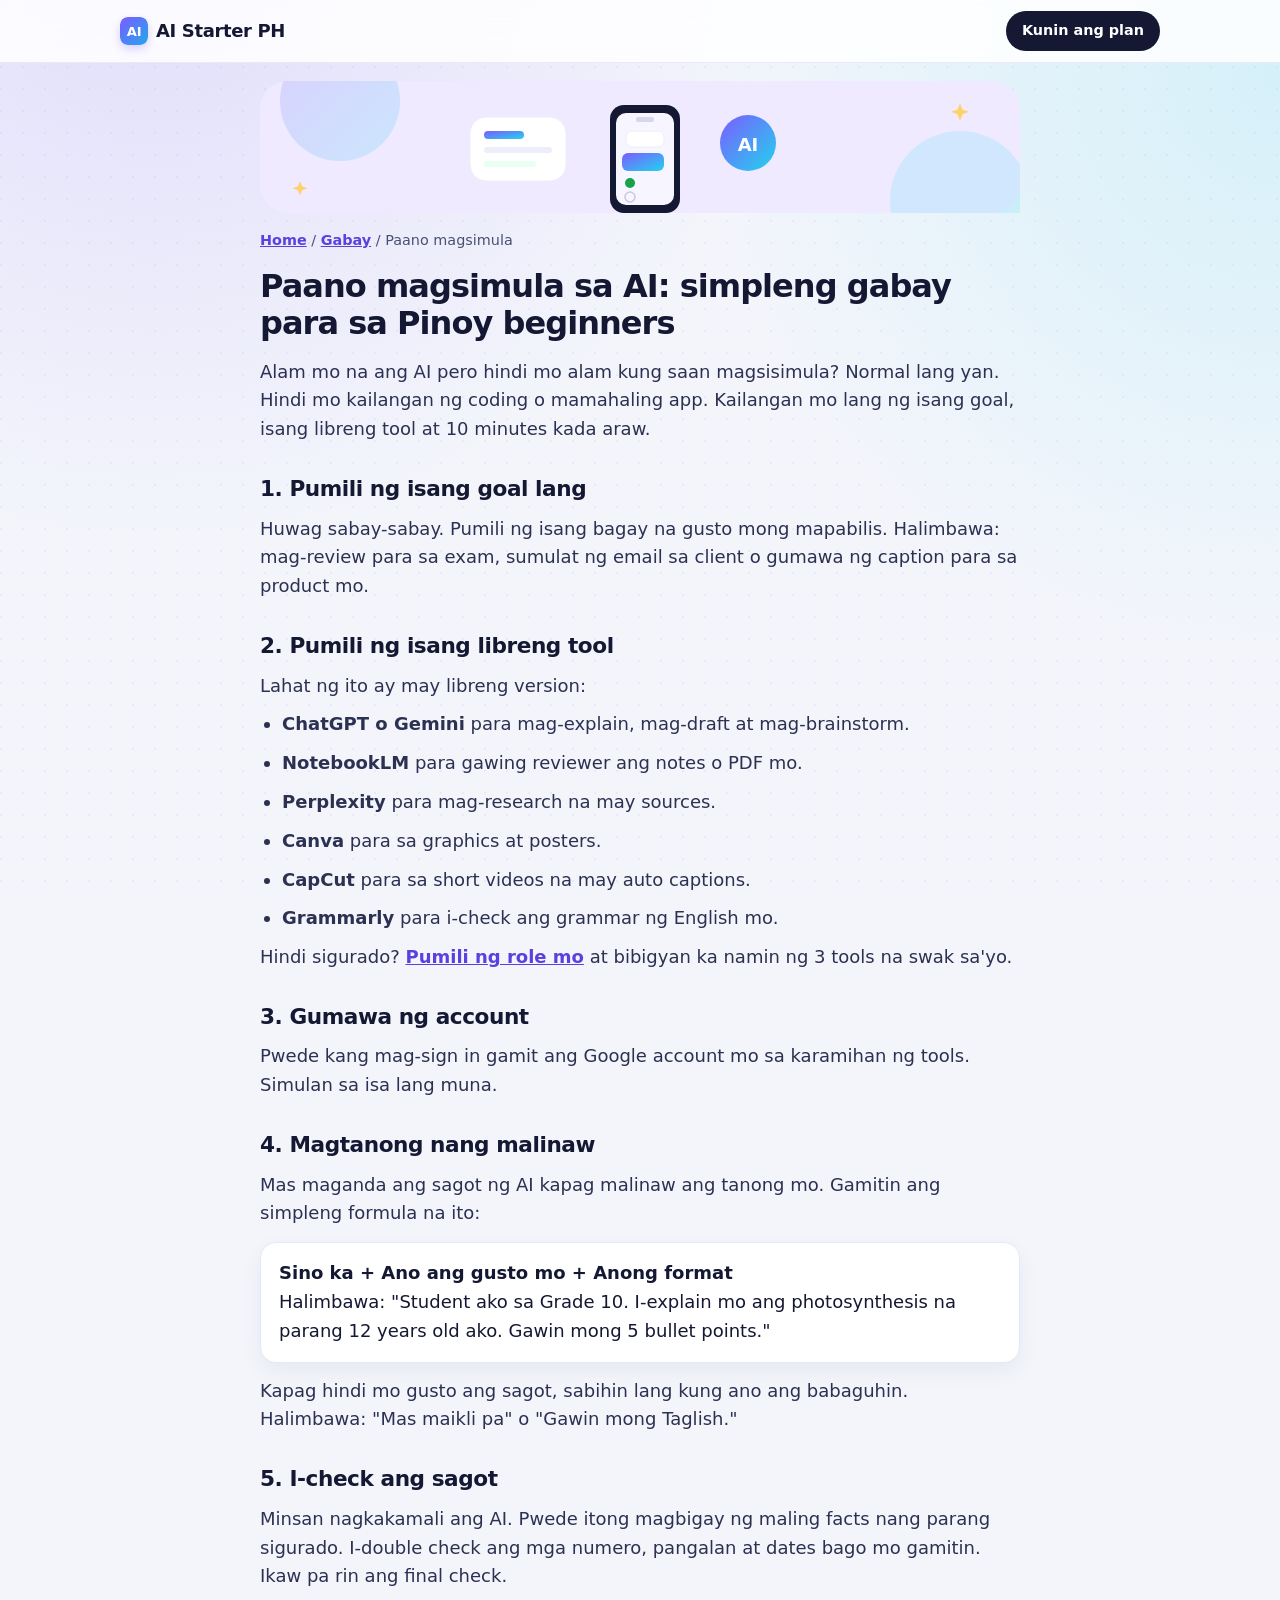
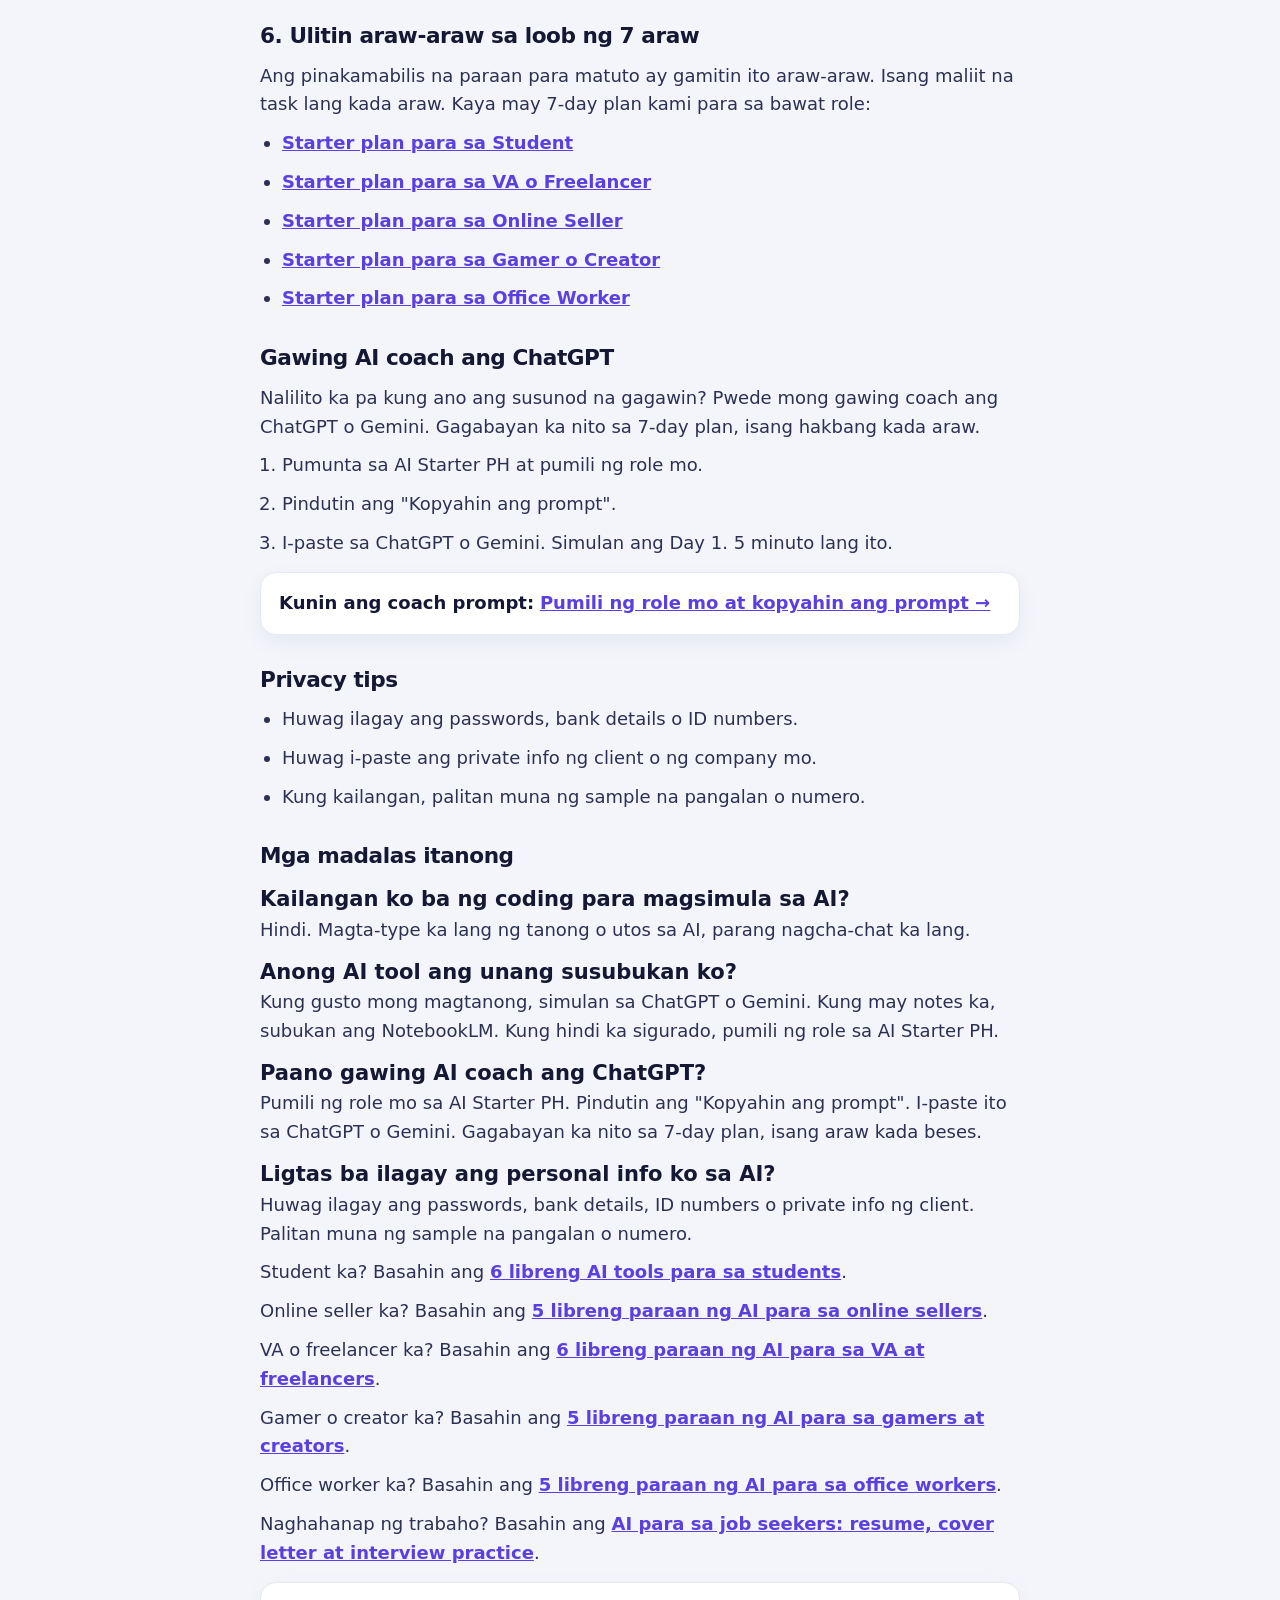
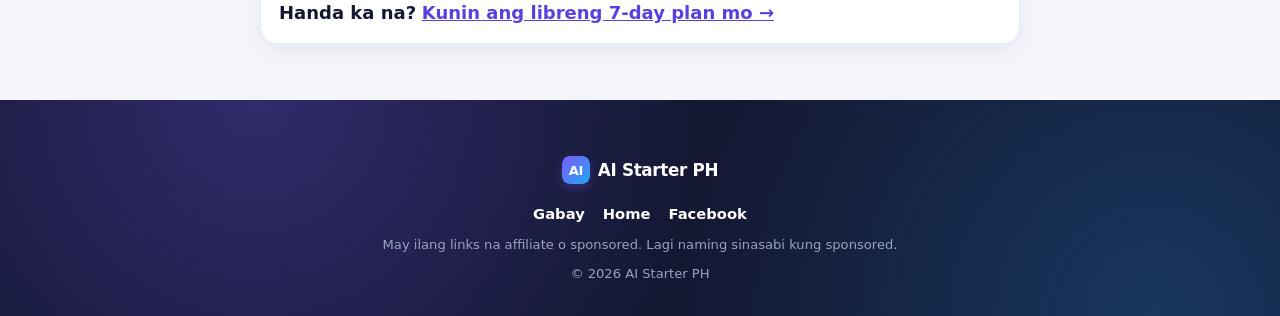
<file: gabay/paano-magsimula-sa-ai.html>
<!doctype html>
<html lang="fil">
<head>
<meta charset="utf-8">
<meta name="viewport" content="width=device-width, initial-scale=1">
<title>Paano magsimula sa AI: simpleng gabay para sa Pinoy beginners | AI Starter PH</title>
<meta name="description" content="6 simpleng hakbang para magsimula sa AI kahit beginner ka. May libreng tools, madaling prompt formula at privacy tips. Taglish at libre.">
<link rel="canonical" href="https://jecabs67.github.io/ai-starter-ph/gabay/paano-magsimula-sa-ai.html">
<link rel="icon" href="../favicon.svg" type="image/svg+xml">
<link rel="apple-touch-icon" href="../apple-touch-icon.png">
<meta property="og:type" content="article">
<meta property="og:locale" content="fil_PH">
<meta property="og:site_name" content="AI Starter PH">
<meta property="og:title" content="Paano magsimula sa AI: simpleng gabay para sa Pinoy beginners">
<meta property="og:description" content="6 simpleng hakbang para magsimula sa AI kahit beginner ka. May libreng tools, madaling prompt formula at privacy tips. Taglish at libre.">
<meta property="og:url" content="https://jecabs67.github.io/ai-starter-ph/gabay/paano-magsimula-sa-ai.html">
<meta property="og:image" content="https://jecabs67.github.io/ai-starter-ph/og-image.png">
<meta name="twitter:card" content="summary_large_image">
<meta property="og:image:width" content="1200">
<meta property="og:image:height" content="630">
<meta name="twitter:title" content="Paano magsimula sa AI: simpleng gabay para sa Pinoy beginners">
<meta name="twitter:description" content="6 simpleng hakbang para magsimula sa AI kahit beginner ka. May libreng tools, madaling prompt formula at privacy tips. Taglish at libre.">
<meta name="twitter:image" content="https://jecabs67.github.io/ai-starter-ph/og-image.png">
<link rel="stylesheet" href="../style.css">
<script type="application/ld+json">[{"@context": "https://schema.org", "@type": "Article", "headline": "Paano magsimula sa AI: simpleng gabay para sa Pinoy beginners", "description": "6 simpleng hakbang para magsimula sa AI kahit beginner ka. May libreng tools, madaling prompt formula at privacy tips. Taglish at libre.", "inLanguage": "fil", "datePublished": "2026-10-19", "dateModified": "2026-11-12", "mainEntityOfPage": "https://jecabs67.github.io/ai-starter-ph/gabay/paano-magsimula-sa-ai.html", "author": {"@type": "Organization", "name": "AI Starter PH", "url": "https://jecabs67.github.io/ai-starter-ph/"}, "publisher": {"@type": "Organization", "name": "AI Starter PH", "logo": {"@type": "ImageObject", "url": "https://jecabs67.github.io/ai-starter-ph/apple-touch-icon.png"}}, "image": "https://jecabs67.github.io/ai-starter-ph/og-image.png"}, {"@context": "https://schema.org", "@type": "BreadcrumbList", "itemListElement": [{"@type": "ListItem", "position": 1, "name": "AI Starter PH", "item": "https://jecabs67.github.io/ai-starter-ph/"}, {"@type": "ListItem", "position": 2, "name": "Gabay", "item": "https://jecabs67.github.io/ai-starter-ph/gabay/"}, {"@type": "ListItem", "position": 3, "name": "Paano magsimula sa AI", "item": "https://jecabs67.github.io/ai-starter-ph/gabay/paano-magsimula-sa-ai.html"}]}, {"@context": "https://schema.org", "@type": "HowTo", "name": "Paano magsimula sa AI", "description": "6 simpleng hakbang para magsimula sa AI kahit beginner ka.", "inLanguage": "fil", "step": [{"@type": "HowToStep", "position": 1, "name": "Pumili ng isang goal lang", "text": "Huwag sabay-sabay. Pumili ng isang bagay na gusto mong mapabilis."}, {"@type": "HowToStep", "position": 2, "name": "Pumili ng isang libreng tool", "text": "Pumili ng isang tool na may libreng version, gaya ng ChatGPT, Gemini, Canva o CapCut."}, {"@type": "HowToStep", "position": 3, "name": "Gumawa ng account", "text": "Pwede kang mag-sign in gamit ang Google account mo. Simulan sa isa lang muna."}, {"@type": "HowToStep", "position": 4, "name": "Magtanong nang malinaw", "text": "Gamitin ang formula na ito: Sino ka + Ano ang gusto mo + Anong format."}, {"@type": "HowToStep", "position": 5, "name": "I-check ang sagot", "text": "I-double check ang mga numero, pangalan at dates bago mo gamitin."}, {"@type": "HowToStep", "position": 6, "name": "Ulitin araw-araw sa loob ng 7 araw", "text": "Isang maliit na task lang kada araw. Gamitin ang 7-day plan para sa role mo."}]}, {"@context": "https://schema.org", "@type": "FAQPage", "mainEntity": [{"@type": "Question", "name": "Kailangan ko ba ng coding para magsimula sa AI?", "acceptedAnswer": {"@type": "Answer", "text": "Hindi. Magta-type ka lang ng tanong o utos sa AI, parang nagcha-chat ka lang."}}, {"@type": "Question", "name": "Anong AI tool ang unang susubukan ko?", "acceptedAnswer": {"@type": "Answer", "text": "Kung gusto mong magtanong, simulan sa ChatGPT o Gemini. Kung may notes ka, subukan ang NotebookLM. Kung hindi ka sigurado, pumili ng role sa AI Starter PH."}}, {"@type": "Question", "name": "Paano gawing AI coach ang ChatGPT?", "acceptedAnswer": {"@type": "Answer", "text": "Pumili ng role mo sa AI Starter PH. Pindutin ang Kopyahin ang prompt. I-paste ito sa ChatGPT o Gemini. Gagabayan ka nito sa 7-day plan, isang araw kada beses."}}, {"@type": "Question", "name": "Ligtas ba ilagay ang personal info ko sa AI?", "acceptedAnswer": {"@type": "Answer", "text": "Huwag ilagay ang passwords, bank details, ID numbers o private info ng client. Palitan muna ng sample na pangalan o numero."}}]}]</script>
</head>
<body>
<a class="skip" href="#guide">Laktawan papunta sa gabay</a>
<nav class="nav"><div class="wrap"><a class="logo" href="../"><svg class="logo-mark" viewBox="0 0 64 64" width="28" height="28" aria-hidden="true"><defs><linearGradient id="lm-nav" x1="0" y1="0" x2="1" y2="1"><stop offset="0" stop-color="#7c5cff"/><stop offset="1" stop-color="#22a6ee"/></linearGradient></defs><rect width="64" height="64" rx="16" fill="url(#lm-nav)"/><text x="32" y="44" text-anchor="middle" font-family="system-ui,sans-serif" font-weight="800" font-size="30" fill="#fff">AI</text></svg>AI Starter PH</a><a href="../#roles" class="nav-cta">Kunin ang plan</a></div></nav>
<div class="guide-banner" aria-hidden="true"><div class="wrap"><div class="guide-banner-art"><svg viewBox="0 0 760 132" width="100%" height="132" xmlns="http://www.w3.org/2000/svg"><defs>
      <linearGradient id="gb1" x1="0" y1="0" x2="1" y2="1"><stop offset="0" stop-color="#7c5cff"/><stop offset="1" stop-color="#22d3ee"/></linearGradient>
      <linearGradient id="gb2" x1="0" y1="0" x2="1" y2="1"><stop offset="0" stop-color="#ffd166"/><stop offset="1" stop-color="#ff7aa2"/></linearGradient>
    </defs>
    <rect width="760" height="132" rx="28" fill="#efeaff"/>
    <circle cx="80" cy="20" r="60" fill="url(#gb1)" opacity=".18"/>
    <circle cx="700" cy="120" r="70" fill="#22d3ee" opacity=".14"/>
    <g fill="#ffd166">
      <path d="M700 22l2.4 6.4 6.6 2.4-6.6 2.4L700 40l-2.4-6.8-6.6-2.4 6.6-2.4z"/>
      <path d="M40 100l2 5.2 5.4 2-5.4 2L40 114.4 38 109.2l-5.4-2 5.4-2z"/>
    </g>
        <g transform="translate(280 16)">
          <rect x="70" y="8" width="70" height="108" rx="14" fill="#141833"/>
          <rect x="76" y="16" width="58" height="92" rx="10" fill="#f7f5ff"/>
          <rect x="96" y="20" width="18" height="5" rx="2" fill="#d8d6ea"/>
          <rect x="86" y="34" width="38" height="16" rx="6" fill="#fff" stroke="#eceefa"/>
          <rect x="82" y="56" width="42" height="18" rx="6" fill="url(#gb1)"/>
          <circle cx="90" cy="86" r="5" fill="#16a34a"/>
          <circle cx="90" cy="100" r="5" fill="none" stroke="#c8cbe0" stroke-width="1.6"/>
        </g>
        <g transform="translate(210 36)"><rect width="96" height="64" rx="16" fill="#fff" stroke="#eceefa"/><rect x="14" y="14" width="40" height="8" rx="4" fill="url(#gb1)"/><rect x="14" y="30" width="68" height="6" rx="3" fill="#eceefa"/><rect x="14" y="44" width="52" height="6" rx="3" fill="#e8fff2"/></g>
        <g transform="translate(460 34)"><circle r="28" cx="28" cy="28" fill="url(#gb1)"/><text x="28" y="36" text-anchor="middle" font-size="18" font-weight="800" fill="#fff" font-family="system-ui,sans-serif">AI</text></g>
      </svg></div></div></div>
<main class="wrap">
<article class="guide reveal" id="guide">
<p class="crumb"><a href="../">Home</a> / <a href="./">Gabay</a> / Paano magsimula</p>
<h1>Paano magsimula sa AI: simpleng gabay para sa Pinoy beginners</h1>
<p>Alam mo na ang AI pero hindi mo alam kung saan magsisimula? Normal lang yan. Hindi mo kailangan ng coding o mamahaling app. Kailangan mo lang ng isang goal, isang libreng tool at 10 minutes kada araw.</p>

<h2>1. Pumili ng isang goal lang</h2>
<p>Huwag sabay-sabay. Pumili ng isang bagay na gusto mong mapabilis. Halimbawa: mag-review para sa exam, sumulat ng email sa client o gumawa ng caption para sa product mo.</p>

<h2>2. Pumili ng isang libreng tool</h2>
<p>Lahat ng ito ay may libreng version:</p>
<ul>
<li><b>ChatGPT o Gemini</b> para mag-explain, mag-draft at mag-brainstorm.</li>
<li><b>NotebookLM</b> para gawing reviewer ang notes o PDF mo.</li>
<li><b>Perplexity</b> para mag-research na may sources.</li>
<li><b>Canva</b> para sa graphics at posters.</li>
<li><b>CapCut</b> para sa short videos na may auto captions.</li>
<li><b>Grammarly</b> para i-check ang grammar ng English mo.</li>
</ul>
<p>Hindi sigurado? <a href="../#roles">Pumili ng role mo</a> at bibigyan ka namin ng 3 tools na swak sa'yo.</p>

<h2>3. Gumawa ng account</h2>
<p>Pwede kang mag-sign in gamit ang Google account mo sa karamihan ng tools. Simulan sa isa lang muna.</p>

<h2>4. Magtanong nang malinaw</h2>
<p>Mas maganda ang sagot ng AI kapag malinaw ang tanong mo. Gamitin ang simpleng formula na ito:</p>
<div class="box"><b>Sino ka + Ano ang gusto mo + Anong format</b><br>Halimbawa: "Student ako sa Grade 10. I-explain mo ang photosynthesis na parang 12 years old ako. Gawin mong 5 bullet points."</div>
<p>Kapag hindi mo gusto ang sagot, sabihin lang kung ano ang babaguhin. Halimbawa: "Mas maikli pa" o "Gawin mong Taglish."</p>

<h2>5. I-check ang sagot</h2>
<p>Minsan nagkakamali ang AI. Pwede itong magbigay ng maling facts nang parang sigurado. I-double check ang mga numero, pangalan at dates bago mo gamitin. Ikaw pa rin ang final check.</p>

<h2>6. Ulitin araw-araw sa loob ng 7 araw</h2>
<p>Ang pinakamabilis na paraan para matuto ay gamitin ito araw-araw. Isang maliit na task lang kada araw. Kaya may 7-day plan kami para sa bawat role:</p>
<ul>
<li><a href="../?role=student">Starter plan para sa Student</a></li>
<li><a href="../?role=va">Starter plan para sa VA o Freelancer</a></li>
<li><a href="../?role=seller">Starter plan para sa Online Seller</a></li>
<li><a href="../?role=gamer">Starter plan para sa Gamer o Creator</a></li>
<li><a href="../?role=office">Starter plan para sa Office Worker</a></li>
</ul>


<h2>Gawing AI coach ang ChatGPT</h2>
<p>Nalilito ka pa kung ano ang susunod na gagawin? Pwede mong gawing coach ang ChatGPT o Gemini. Gagabayan ka nito sa 7-day plan, isang hakbang kada araw.</p>
<ol>
<li>Pumunta sa AI Starter PH at pumili ng role mo.</li>
<li>Pindutin ang "Kopyahin ang prompt".</li>
<li>I-paste sa ChatGPT o Gemini. Simulan ang Day 1. 5 minuto lang ito.</li>
</ol>
<div class="box"><b>Kunin ang coach prompt:</b> <a href="../#roles">Pumili ng role mo at kopyahin ang prompt →</a></div>

<h2>Privacy tips</h2>
<ul>
<li>Huwag ilagay ang passwords, bank details o ID numbers.</li>
<li>Huwag i-paste ang private info ng client o ng company mo.</li>
<li>Kung kailangan, palitan muna ng sample na pangalan o numero.</li>
</ul>

<h2>Mga madalas itanong</h2>
<h3>Kailangan ko ba ng coding para magsimula sa AI?</h3>
<p>Hindi. Magta-type ka lang ng tanong o utos sa AI, parang nagcha-chat ka lang.</p>
<h3>Anong AI tool ang unang susubukan ko?</h3>
<p>Kung gusto mong magtanong, simulan sa ChatGPT o Gemini. Kung may notes ka, subukan ang NotebookLM. Kung hindi ka sigurado, pumili ng role sa AI Starter PH.</p>
<h3>Paano gawing AI coach ang ChatGPT?</h3>
<p>Pumili ng role mo sa AI Starter PH. Pindutin ang "Kopyahin ang prompt". I-paste ito sa ChatGPT o Gemini. Gagabayan ka nito sa 7-day plan, isang araw kada beses.</p>
<h3>Ligtas ba ilagay ang personal info ko sa AI?</h3>
<p>Huwag ilagay ang passwords, bank details, ID numbers o private info ng client. Palitan muna ng sample na pangalan o numero.</p>

<p>Student ka? Basahin ang <a href="libreng-ai-tools-para-sa-students.html">6 libreng AI tools para sa students</a>.</p>
<p>Online seller ka? Basahin ang <a href="ai-para-sa-online-sellers.html">5 libreng paraan ng AI para sa online sellers</a>.</p>
<p>VA o freelancer ka? Basahin ang <a href="ai-para-sa-va-at-freelancers.html">6 libreng paraan ng AI para sa VA at freelancers</a>.</p>
<p>Gamer o creator ka? Basahin ang <a href="ai-para-sa-gamers-at-creators.html">5 libreng paraan ng AI para sa gamers at creators</a>.</p>
<p>Office worker ka? Basahin ang <a href="ai-para-sa-office-workers.html">5 libreng paraan ng AI para sa office workers</a>.</p>
<p>Naghahanap ng trabaho? Basahin ang <a href="ai-para-sa-job-seekers.html">AI para sa job seekers: resume, cover letter at interview practice</a>.</p>

<div class="box"><b>Handa ka na?</b> <a href="../#roles">Kunin ang libreng 7-day plan mo →</a></div>
</article>
</main>
<footer>
  <div class="wrap">
    <div class="footer-brand"><a class="logo" href="../"><svg class="logo-mark" viewBox="0 0 64 64" width="28" height="28" aria-hidden="true"><defs><linearGradient id="lm-foot" x1="0" y1="0" x2="1" y2="1"><stop offset="0" stop-color="#7c5cff"/><stop offset="1" stop-color="#22a6ee"/></linearGradient></defs><rect width="64" height="64" rx="16" fill="url(#lm-foot)"/><text x="32" y="44" text-anchor="middle" font-family="system-ui,sans-serif" font-weight="800" font-size="30" fill="#fff">AI</text></svg>AI Starter PH</a></div>
    <nav class="footer-links"><a href="./">Gabay</a><a href="../">Home</a><a href="https://www.facebook.com/profile.php?id=61595449888614">Facebook</a></nav>
    <p class="small">May ilang links na affiliate o sponsored. Lagi naming sinasabi kung sponsored.</p><p class="small">© 2026 AI Starter PH</p>
  </div>
</footer>
<script>
(function(){var els=document.querySelectorAll(".reveal");if(!els.length)return;var reduce=false;try{reduce=window.matchMedia&&window.matchMedia("(prefers-reduced-motion: reduce)").matches;}catch(e){}if(reduce||typeof IntersectionObserver!=="function"){for(var i=0;i<els.length;i++)els[i].classList.add("on");return;}var io=new IntersectionObserver(function(entries){entries.forEach(function(e){if(e.isIntersecting){e.target.classList.add("on");io.unobserve(e.target);}});},{threshold:0.12,rootMargin:"0px 0px -24px 0px"});for(var i=0;i<els.length;i++)io.observe(els[i]);})();
</script>
<script defer src='https://static.cloudflareinsights.com/beacon.min.js' data-cf-beacon='{"token": "be835ded4e56485288c1e90604e5a01b"}'></script>
</body>
</html>
</file>
<file: style.css>
*{box-sizing:border-box;margin:0;padding:0}
html{scroll-behavior:smooth}
body{
  font-family:system-ui,-apple-system,Segoe UI,Roboto,sans-serif;
  color:#141833;
  line-height:1.6;
  font-size:17px;
  background-color:#f3f5fb;
  background-image:
    radial-gradient(circle at 12% -10%,rgba(124,92,255,.16),transparent 42%),
    radial-gradient(circle at 100% 8%,rgba(34,211,238,.14),transparent 38%),
    radial-gradient(circle at 1px 1px,rgba(124,92,255,.08) 1.1px,transparent 0);
  background-size:auto,auto,22px 22px;
  background-attachment:fixed;
}
.wrap{max-width:1080px;margin:0 auto;padding:0 20px}
.skip{position:absolute;left:-999px;top:8px;background:#141833;color:#fff;padding:8px 14px;border-radius:10px;z-index:20}
.skip:focus{left:12px}
.nav{position:sticky;top:0;z-index:5;background:rgba(255,255,255,.86);backdrop-filter:blur(14px);-webkit-backdrop-filter:blur(14px);border-bottom:1px solid rgba(230,232,245,.9)}
.nav .wrap{display:flex;justify-content:space-between;align-items:center;height:62px}
.logo{font-weight:800;display:inline-flex;align-items:center;gap:8px;color:inherit;text-decoration:none;letter-spacing:-.02em}
.logo-mark{width:28px;height:28px;flex:none;border-radius:8px;display:block;box-shadow:0 4px 10px rgba(124,92,255,.28)}
.dot{width:14px;height:14px;border-radius:50%;background:linear-gradient(135deg,#7c5cff,#22d3ee)}
.nav-cta{background:#141833;color:#fff;padding:8px 16px;border-radius:999px;text-decoration:none;font-weight:600;font-size:.9rem;min-height:36px;display:inline-flex;align-items:center}
.nav-cta:hover{background:#7c5cff}
.hero{position:relative;padding:40px 0 56px;overflow:hidden}
.hero:after{content:"";position:absolute;left:0;right:0;bottom:-1px;height:56px;background:linear-gradient(180deg,transparent,rgba(243,245,251,.2) 40%,#f3f5fb);pointer-events:none}
.hero-grid{display:grid;gap:28px;align-items:center;position:relative;z-index:1}
.pill{display:inline-flex;align-items:center;gap:6px;background:#fff;border:1px solid #e6e8f5;padding:6px 14px;border-radius:999px;font-size:.85rem;font-weight:700;box-shadow:0 4px 14px rgba(20,24,51,.05)}
h1{font-size:2.2rem;line-height:1.15;margin:16px 0;letter-spacing:-.03em}
.grad{background:linear-gradient(90deg,#7c5cff,#22a6ee);-webkit-background-clip:text;background-clip:text;color:transparent}
.sub{font-size:1.08rem;color:#4a5072;max-width:520px}
.hero-btns{display:flex;flex-wrap:wrap;gap:10px;margin-top:22px}
.btn{display:inline-flex;align-items:center;justify-content:center;background:#141833;color:#fff;padding:14px 22px;border-radius:14px;font-weight:700;text-decoration:none;border:0;box-shadow:0 8px 24px rgba(20,24,51,.22);transition:transform .15s,box-shadow .15s,background .15s}
.btn:hover{transform:translateY(-2px);background:#7c5cff;box-shadow:0 12px 28px rgba(124,92,255,.35)}
.btn:active{transform:translateY(0) scale(.98)}
.btn.ghost{background:#fff;color:#141833;box-shadow:0 4px 14px rgba(20,24,51,.05);border:1px solid #e0e3f2}
.btn.ghost:hover{border-color:#c9bdff;box-shadow:0 8px 20px rgba(124,92,255,.12)}
.hero-art{max-width:400px;margin:0 auto;width:100%;filter:drop-shadow(0 18px 40px rgba(124,92,255,.18))}
section{padding:44px 0}
h2{font-size:1.65rem;letter-spacing:-.02em;margin-bottom:8px}
.center{text-align:center}.muted{color:#5d6386}
.section-kicker{display:block;font-size:.78rem;font-weight:800;letter-spacing:.08em;text-transform:uppercase;color:#7c5cff;margin-bottom:6px}
.step-grid{display:grid;gap:14px;margin-top:22px}
.step{background:#fff;border:1px solid #eceefa;border-radius:20px;padding:20px;display:grid;grid-template-columns:52px 1fr;column-gap:14px;align-items:start;box-shadow:0 8px 24px rgba(20,24,51,.05);transition:transform .15s,box-shadow .15s,border-color .15s}
.step:hover{transform:translateY(-2px);box-shadow:0 12px 28px rgba(20,24,51,.08);border-color:#dcd6ff}
.step .step-icon{grid-row:span 2;width:52px;height:52px}
.step b{grid-row:span 2;width:52px;height:52px;border-radius:16px;background:#efeaff;color:#7c5cff;display:grid;place-items:center;font-size:1.2rem}
.step h3{font-size:1.08rem}.step p{color:#5d6386;font-size:.95rem}
.roles{display:grid;grid-template-columns:1fr 1fr;gap:12px;margin-top:22px}
.role{background:#fff;border:2px solid #eceefa;color:inherit;border-radius:20px;padding:16px 10px 14px;font:inherit;font-weight:700;cursor:pointer;transition:transform .15s,box-shadow .15s,border-color .15s,background .15s;display:flex;flex-direction:column;align-items:center;gap:8px;min-height:108px;box-shadow:0 6px 18px rgba(20,24,51,.04)}
.role .role-icon{width:44px;height:44px;display:grid;place-items:center}
.role .role-icon svg{width:44px;height:44px;display:block}
.role .role-label{font-size:.92rem;text-align:center;line-height:1.25}
.role:hover{border-color:#c9bdff;transform:translateY(-2px);box-shadow:0 10px 24px rgba(20,24,51,.08)}
.role:active{transform:translateY(0) scale(.98)}
.role.active{border-color:#7c5cff;background:linear-gradient(180deg,#f6f2ff,#fff);box-shadow:0 0 0 4px rgba(124,92,255,.16),0 10px 24px rgba(124,92,255,.12)}
.role:last-child{grid-column:span 2}
.plan-head{text-align:center;margin-bottom:22px}
.plan-grid{display:grid;gap:16px}
.card{background:#fff;border:1px solid #eceefa;border-radius:22px;padding:22px;box-shadow:0 10px 30px rgba(20,24,51,.06);transition:transform .15s,box-shadow .15s}
.card:hover{transform:translateY(-2px);box-shadow:0 14px 34px rgba(20,24,51,.08)}
.card h3{font-size:1.15rem;margin-bottom:14px;display:flex;align-items:center;gap:8px}
.tool{display:flex;align-items:center;gap:14px;padding:14px;border-radius:16px;border:1px solid #eceefa;margin-bottom:10px;transition:border-color .15s,background .15s,transform .15s}
.tool:hover{border-color:#c9bdff;background:#faf9ff;transform:translateY(-1px)}
.badge{flex:none;width:46px;height:46px;border-radius:12px;display:grid;place-items:center;color:#fff;font-weight:800;overflow:hidden;position:relative;box-shadow:0 4px 10px rgba(20,24,51,.1)}
.badge img{width:46px;height:46px;object-fit:cover;display:block}
.badge-letters{display:grid;place-items:center;width:100%;height:100%;line-height:1}
.tool .info{flex:1;min-width:0}.tool .info b{display:block}.tool .info small{color:#5d6386;font-size:.9rem}
.try{flex:none;background:#141833;color:#fff;text-decoration:none;padding:9px 14px;border-radius:10px;font-weight:700;font-size:.9rem;min-height:40px;display:inline-flex;align-items:center;justify-content:center}
.try:hover{background:#7c5cff}
.featured{border:2px dashed #f5b83d;background:linear-gradient(180deg,#fffdf6,#fffbf0)}
.tag{display:inline-block;background:#f5b83d;color:#3a2800;font-size:.7rem;font-weight:800;padding:3px 8px;border-radius:6px;text-transform:uppercase;letter-spacing:.04em;vertical-align:middle;margin-right:6px}
.today{background:linear-gradient(180deg,#edfdf4,#fff);border-color:#b7efc8}
.today p{font-size:1.08rem}
.progress-wrap{display:flex;align-items:center;gap:12px;margin:-4px 0 16px}
.progress{flex:1;height:12px;background:#d8dbe8;border-radius:99px;overflow:hidden}
.progress div{height:100%;width:0;background:linear-gradient(90deg,#16a34a,#22d3ee);border-radius:99px;transition:width .35s ease}
.progress-label{flex:none;font-size:.82rem;font-weight:800;color:#5d6386;min-width:3.2em;text-align:right}
.timeline{list-style:none;position:relative}
.timeline:before{content:"";position:absolute;left:15px;top:8px;bottom:8px;width:2px;background:linear-gradient(#d9d6ff,#eceefa)}
.timeline li{position:relative;display:flex;gap:14px;align-items:flex-start;padding:10px 8px;border-radius:14px;margin:0 -8px;transition:background .15s}
.timeline li:hover{background:#f7f6ff}
.timeline input{appearance:none;-webkit-appearance:none;flex:none;width:32px;height:32px;border-radius:50%;border:2px solid #c9cde3;background:#fff;cursor:pointer;position:relative;z-index:1;display:grid;place-items:center;transition:background .15s,border-color .15s,transform .15s}
.timeline input:checked{background:#16a34a;border-color:#16a34a}
.timeline input:checked:after{content:"✓";color:#fff;font-weight:800;font-size:.95rem}
.timeline input:hover{transform:scale(1.06)}
.timeline label{cursor:pointer;padding-top:4px}
.timeline li.done label{color:#8a90ad;text-decoration:line-through}
.sponsor-banner{background:#fff4d6;padding:10px 16px;text-align:center;font-size:.9rem}
footer{background:radial-gradient(circle at 20% 0,rgba(124,92,255,.28),transparent 42%),radial-gradient(circle at 90% 100%,rgba(34,166,238,.22),transparent 40%),#141833;color:#c9cde3;padding:56px 0 32px;text-align:center;margin-top:12px}
footer h3{color:#fff;font-size:1.35rem;letter-spacing:-.02em}
.footer-brand{display:flex;justify-content:center;margin-bottom:18px}
.footer-brand .logo{color:#fff;font-size:1.05rem}
.footer-links{display:flex;justify-content:center;gap:18px;margin:18px 0 8px;flex-wrap:wrap}
.footer-links a{color:#fff;text-decoration:none;font-weight:700;font-size:.92rem}
.footer-links a:hover{color:#c4b5ff}
.signup{max-width:500px;margin:0 auto 8px;background:rgba(255,255,255,.06);border:1px solid rgba(255,255,255,.1);border-radius:22px;padding:22px 20px}
form{display:flex;gap:8px;margin-top:14px}
input[type=email]{flex:1;min-width:0;padding:14px;border-radius:12px;border:1px solid #3a4170;background:#1d2246;color:#fff;font:inherit}
input[type=email]::placeholder{color:#9aa0c0}
input[type=email]:focus{border-color:#7c5cff;outline:none;box-shadow:0 0 0 3px rgba(124,92,255,.35)}
form button{padding:14px 18px;border-radius:12px;border:0;background:#2c3258;color:#9aa0c0;font:inherit;font-weight:700;cursor:pointer}
form button:enabled{background:linear-gradient(135deg,#7c5cff,#5b8cff);color:#fff;box-shadow:0 8px 20px rgba(124,92,255,.35)}
form button:enabled:hover{transform:translateY(-1px)}
form button:disabled{cursor:not-allowed}
footer .muted{color:#b3b8d6}.small{font-size:.82rem;color:#9aa0c0;margin-top:8px}
@media(min-width:760px){
  body{font-size:18px}
  h1{font-size:3.25rem}.hero{padding:68px 0 80px}
  .hero-grid{grid-template-columns:1.15fr 1fr;gap:20px}
  .step-grid{grid-template-columns:repeat(3,1fr)}
  .roles{grid-template-columns:repeat(5,1fr)}.role:last-child{grid-column:auto}
  .plan-grid{grid-template-columns:1fr 1fr}.plan-grid .wide{grid-column:span 2}
  .hero-art{max-width:none}
}
@media(max-width:759px){body{background-attachment:scroll}}
@media(max-width:480px){
  .card{padding:18px}
  .tool{flex-wrap:wrap}
  .tool .info{flex:1 1 calc(100% - 60px)}
  .try{width:100%;text-align:center}
  h1{font-size:2.05rem}
}
.today-head{display:flex;justify-content:space-between;align-items:center;gap:10px;flex-wrap:wrap;margin-bottom:10px}
.today-head h3{margin:0}
.daytag{background:#16a34a;color:#fff;font-weight:800;font-size:.8rem;padding:4px 10px;border-radius:999px}
.done-all{background:linear-gradient(135deg,#f3f0ff,#ecfdf3)}
button.btn{font:inherit;font-weight:700;cursor:pointer}
.hp{position:absolute;left:-9999px;width:1px;height:1px;opacity:0}
.nav-links{display:flex;align-items:center;gap:14px}
.nav-link{color:#141833;text-decoration:none;font-weight:600;font-size:.9rem}
.nav-link:hover{color:#7c5cff}
.faq{margin:48px auto 24px;max-width:760px}
.faq h2{margin-bottom:16px}
.faq details{background:#fff;border:1px solid #e6e8f5;border-radius:16px;padding:14px 18px;margin-bottom:10px;box-shadow:0 6px 18px rgba(20,24,51,.04);transition:border-color .15s}
.faq details[open]{border-color:#dcd6ff}
.faq summary{cursor:pointer;font-weight:700;list-style:none;display:flex;justify-content:space-between;align-items:center;gap:10px}
.faq summary::-webkit-details-marker{display:none}
.faq summary:after{content:"";width:8px;height:8px;border-right:2px solid #7c5cff;border-bottom:2px solid #7c5cff;transform:rotate(45deg);transition:transform .2s;flex:none;margin-top:-4px}
.faq details[open] summary:after{transform:rotate(225deg);margin-top:4px}
.faq details p{margin-top:8px;color:#4a5072}
.faq a,.guide a{color:#5b3fe0;font-weight:600}
.guide{max-width:760px;margin:8px auto 56px}
.guide h1{font-size:2rem}
.guide h2{margin:28px 0 8px;font-size:1.35rem}
.guide p,.guide li{margin-bottom:10px;color:#2c3152}
.guide ol,.guide ul{padding-left:22px}
.guide .box{background:#fff;border:1px solid #e6e8f5;border-radius:16px;padding:16px 18px;margin:14px 0;box-shadow:0 8px 22px rgba(20,24,51,.05)}
.guide .crumb{font-size:.9rem;color:#4a5072;margin-bottom:8px}
.coach textarea{width:100%;font:inherit;font-size:.9rem;padding:12px 14px;border:1px solid #e6e8f5;border-radius:12px;resize:vertical;margin:8px 0;background:#fafbff;color:#2c3152}
.coach .hero-btns{margin-top:4px}
.guide-link{margin:.5rem 0 0}
.guide-link a{font-weight:700;display:inline-flex;align-items:center;gap:6px}
.guide-banner{position:relative;overflow:hidden;padding:18px 0 8px}
.guide-banner-art{max-width:760px;margin:0 auto;height:132px}
.guide-banner-art svg{width:100%;height:132px;display:block}
.guide-list{list-style:none;padding:0;margin:20px 0 24px}
.guide-list li{margin:0 0 12px}
.guide-list a{display:block;background:#fff;border:1px solid #eceefa;border-radius:16px;padding:16px 18px;text-decoration:none;color:#141833;font-weight:700;box-shadow:0 8px 20px rgba(20,24,51,.05);transition:transform .15s,box-shadow .15s,border-color .15s}
.guide-list a:hover{transform:translateY(-2px);border-color:#c9bdff;box-shadow:0 12px 26px rgba(124,92,255,.12)}
.guide-list a small{display:block;margin-top:4px;font-weight:500;color:#5d6386;font-size:.92rem}
:focus-visible{outline:3px solid #7c5cff;outline-offset:3px}
.timeline input:focus-visible{outline-offset:2px}
@media (prefers-reduced-motion:no-preference){
  .hero-copy{animation:rise .55s ease both}
  .hero-art{animation:rise .7s ease .12s both}
  .reveal{opacity:0;transform:translateY(16px)}
  .reveal.on{opacity:1;transform:none;transition:opacity .5s ease,transform .5s ease}
}
@media (prefers-reduced-motion:reduce){
  html{scroll-behavior:auto}
  .reveal{opacity:1;transform:none}
  .hero-copy,.hero-art{animation:none}
}
@keyframes rise{
  from{opacity:0;transform:translateY(16px)}
  to{opacity:1;transform:none}
}

/* homepage guide cards (2026-11-16) */
.guides{margin-top:8px}
.gcards{display:grid;gap:14px;margin-top:22px}
.gcard{position:relative;display:grid;grid-template-columns:44px 1fr;column-gap:14px;align-items:start;background:#fff;border:1px solid #eceefa;border-radius:20px;padding:18px 18px 18px 16px;text-decoration:none;color:#141833;box-shadow:0 8px 24px rgba(20,24,51,.05);transition:transform .15s,box-shadow .15s,border-color .15s}
.gcard:hover,.gcard:focus-visible{transform:translateY(-2px);border-color:#c9bdff;box-shadow:0 12px 28px rgba(124,92,255,.12)}
.gcard-icon{grid-row:span 3;width:44px;height:44px}
.gcard-tag{justify-self:start;font-size:.7rem;font-weight:800;letter-spacing:.06em;text-transform:uppercase;color:#7c5cff;background:#efeaff;border-radius:999px;padding:3px 9px;margin-bottom:6px}
.gcard-tag.new{color:#fff;background:linear-gradient(135deg,#7c5cff,#22a6ee)}
.gcard b{font-size:1.04rem;line-height:1.3}
.gcard small{color:#5d6386;font-size:.92rem;margin-top:3px}
.gcards-all{display:inline-block;margin-top:16px;font-weight:700;color:#5b3fe0;text-decoration:none;border-bottom:2px solid #dcd6ff;padding-bottom:2px}
.gcards-all:hover{border-color:#7c5cff}
@media(min-width:760px){.gcards{grid-template-columns:repeat(3,1fr)}.gcard{grid-template-columns:1fr;row-gap:0}.gcard-icon{grid-row:auto;margin-bottom:12px}}
</file>
